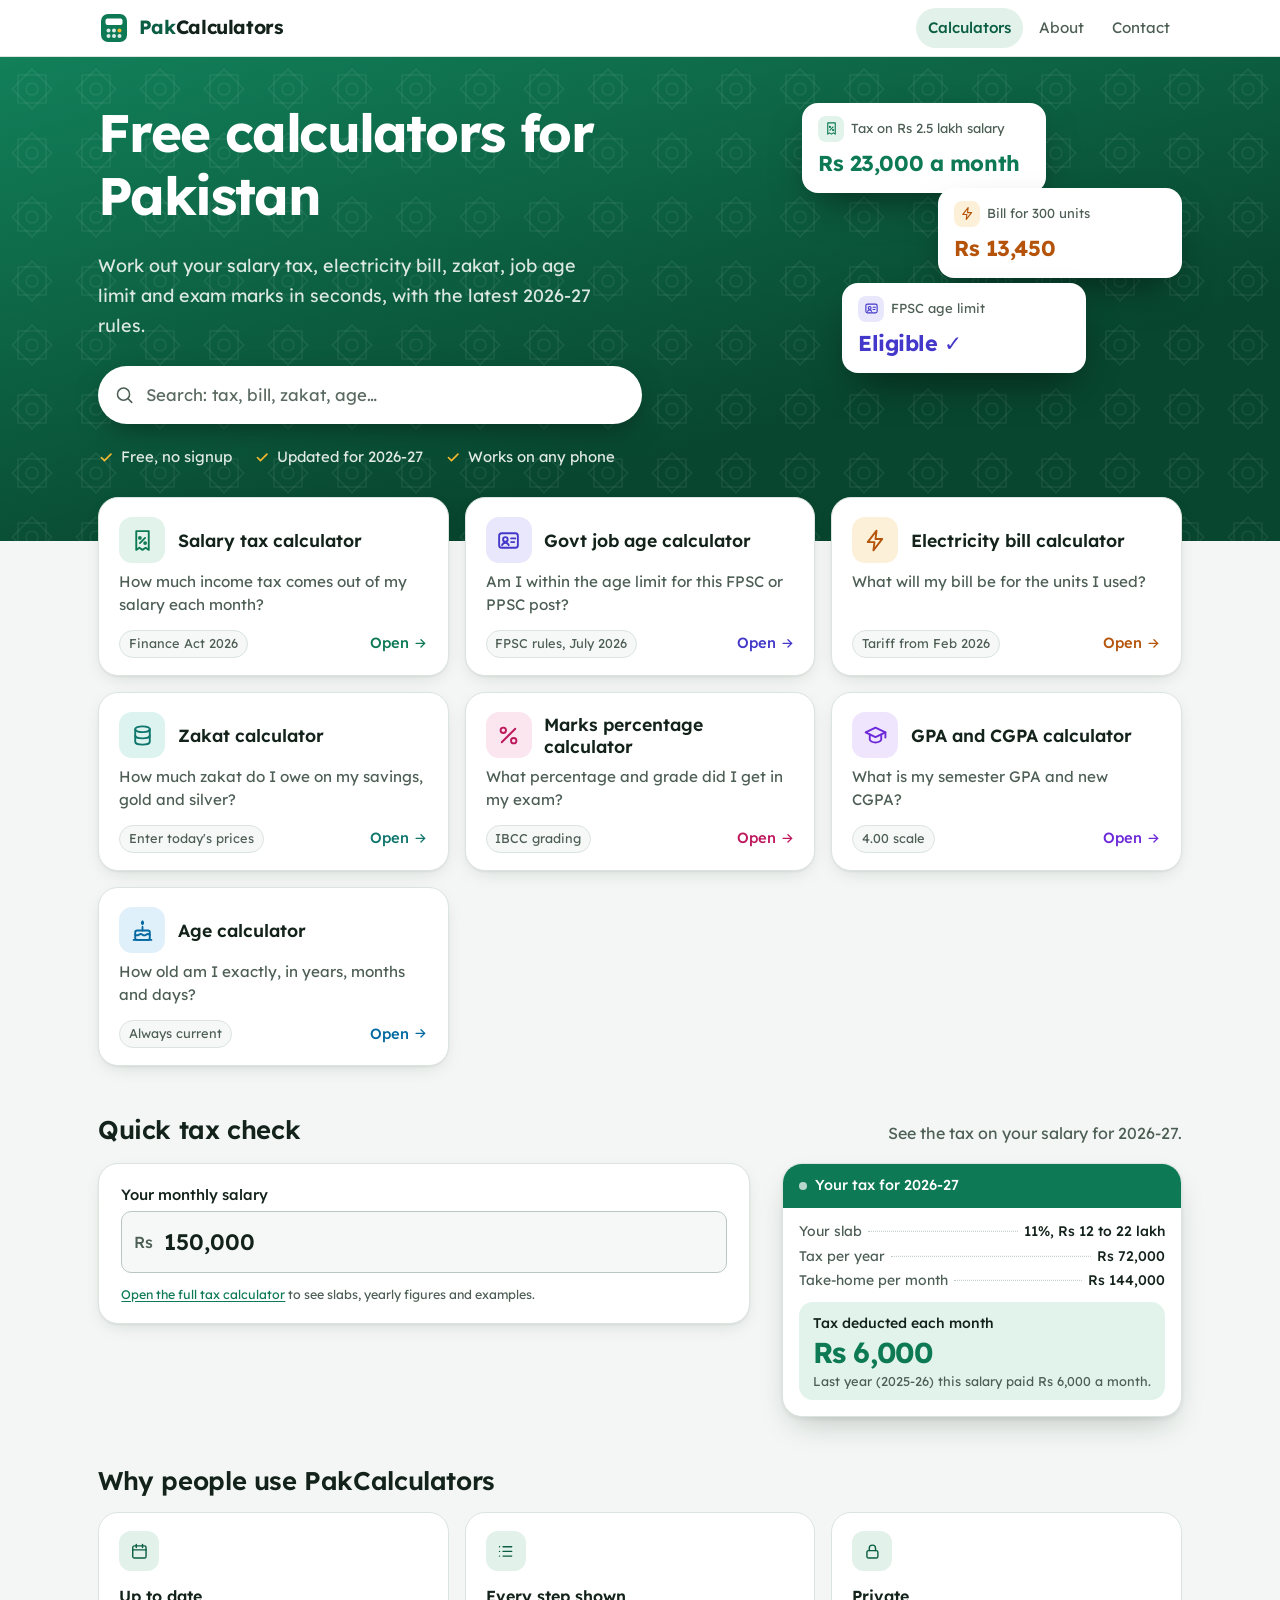
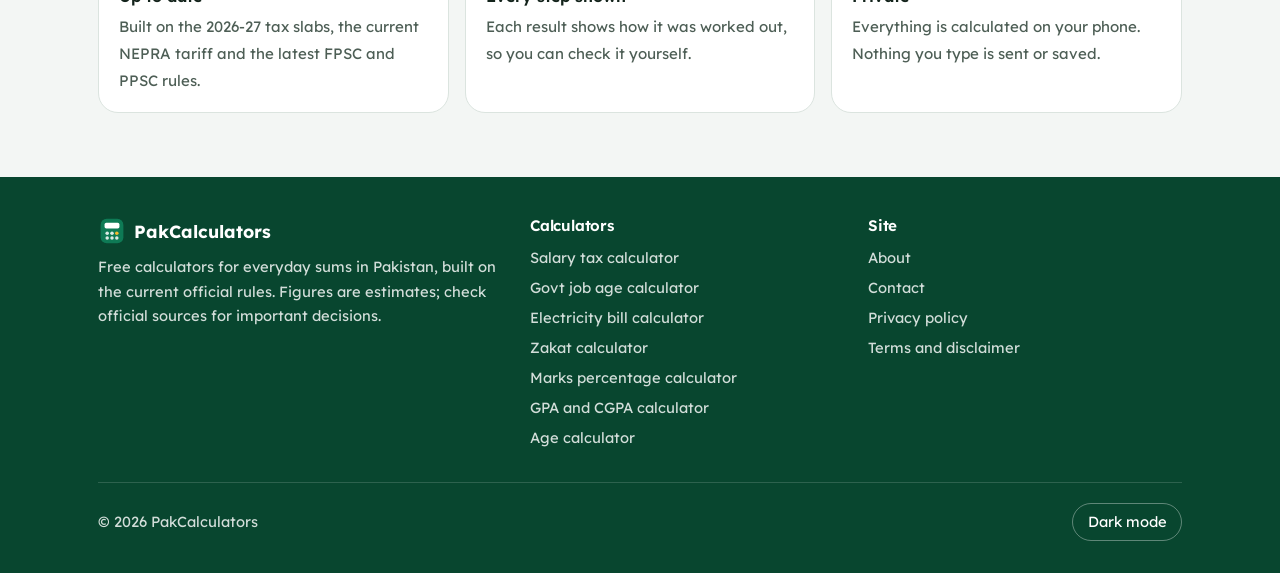
<file: index.html>
<!DOCTYPE html>
<html lang="en">
<head>
<meta charset="UTF-8">
<meta name="viewport" content="width=device-width, initial-scale=1">
<title>PakCalculators: Free Tax, Electricity Bill, Zakat &amp; Age Calculators Pakistan</title>
<meta name="description" content="Free calculators for everyday sums in Pakistan: salary tax under the 2026-27 slabs, electricity bills, zakat, government job age limits, marks percentage and CGPA.">
<link rel="canonical" href="https://pakcalculators.vercel.app/">
<meta name="robots" content="index, follow">
<meta name="theme-color" content="#ffffff" media="(prefers-color-scheme: light)">
<meta name="theme-color" content="#16221c" media="(prefers-color-scheme: dark)">
<meta property="og:type" content="website">
<meta property="og:site_name" content="PakCalculators">
<meta property="og:title" content="PakCalculators: Free Tax, Electricity Bill, Zakat &amp; Age Calculators Pakistan">
<meta property="og:description" content="Free calculators for everyday sums in Pakistan: salary tax under the 2026-27 slabs, electricity bills, zakat, government job age limits, marks percentage and CGPA.">
<meta property="og:url" content="https://pakcalculators.vercel.app/">
<meta property="og:locale" content="en_PK">
<meta name="twitter:card" content="summary">
<link rel="icon" href="/favicon.svg" type="image/svg+xml">
<link rel="preconnect" href="https://fonts.googleapis.com">
<link rel="preconnect" href="https://fonts.gstatic.com" crossorigin>
<link rel="stylesheet" href="https://fonts.googleapis.com/css2?family=Lexend:wght@400;500;600;700&display=swap">
<link rel="stylesheet" href="/assets/style.css?v=4">
<script>try{var t=localStorage.getItem('hpk-theme');if(t)document.documentElement.setAttribute('data-theme',t)}catch(e){}</script>
<script type="application/ld+json">{"@context": "https://schema.org", "@graph": [{"@type": "WebSite", "name": "PakCalculators", "url": "https://pakcalculators.vercel.app/", "description": "Free calculators for everyday sums in Pakistan: salary tax under the 2026-27 slabs, electricity bills, zakat, government job age limits, marks percentage and CGPA.", "inLanguage": "en-PK"}, {"@type": "Organization", "name": "PakCalculators", "url": "https://pakcalculators.vercel.app/", "logo": "https://pakcalculators.vercel.app/favicon.svg", "email": "businessfor1512@gmail.com"}]}</script>
</head>
<body>
<a class="skip-link" href="#main">Skip to content</a>
<header class="site-nav"><div class="wrap bar">
<a class="logo" href="/" aria-label="PakCalculators home"><svg viewBox="0 0 32 32" aria-hidden="true"><rect x="3" y="2" width="26" height="28" rx="7" fill="#0e7a55"/><rect x="7.5" y="6.5" width="17" height="6.5" rx="2" fill="#fff"/><circle cx="10.5" cy="18.5" r="2" fill="#fff" opacity=".85"/><circle cx="16" cy="18.5" r="2" fill="#fff" opacity=".85"/><circle cx="21.5" cy="18.5" r="2" fill="#f5b82e"/><circle cx="10.5" cy="24" r="2" fill="#fff" opacity=".85"/><circle cx="16" cy="24" r="2" fill="#fff" opacity=".85"/><circle cx="21.5" cy="24" r="2" fill="#fff" opacity=".85"/></svg><span><span class="pk">Pak</span>Calculators</span></a>
<nav class="nav-links" aria-label="Main"><a href="/" class="" aria-current="page">Calculators</a><a href="/about/" class="hide-s">About</a><a href="/contact/" class="hide-xs">Contact</a></nav>
</div></header>
<main id="main">
<section class="hero"><div class="wrap">
<div class="hero-art" aria-hidden="true">
<div class="mini" data-tool="tax"><span class="mk"><i><svg class="ico" viewBox="0 0 24 24" aria-hidden="true"><path d="M6 3h12v18l-3-2-3 2-3-2-3 2z"/><path d="M9.5 14.5l5-5"/><circle cx="9.5" cy="9.5" r=".9"/><circle cx="14.5" cy="14.5" r=".9"/></svg></i>Tax on Rs 2.5 lakh salary</span><span class="mv">Rs 23,000 a month</span></div>
<div class="mini" data-tool="power"><span class="mk"><i><svg class="ico" viewBox="0 0 24 24" aria-hidden="true"><path d="M13 2.5L4.5 13.5H11l-1 8 8.5-11H12z"/></svg></i>Bill for 300 units</span><span class="mv">Rs 13,450</span></div>
<div class="mini" data-tool="age-job"><span class="mk"><i><svg class="ico" viewBox="0 0 24 24" aria-hidden="true"><rect x="3" y="5" width="18" height="14" rx="2.5"/><circle cx="9" cy="11" r="2.2"/><path d="M5.8 16.5c.6-1.5 1.8-2.3 3.2-2.3s2.6.8 3.2 2.3"/><path d="M14.5 10h4M14.5 13.5h3"/></svg></i>FPSC age limit</span><span class="mv">Eligible ✓</span></div>
</div>
<h1>Free calculators for Pakistan</h1>
<p class="lede">Work out your salary tax, electricity bill, zakat, job age limit and exam marks in seconds, with the latest 2026-27 rules.</p>
<div class="finder"><svg class="ico" viewBox="0 0 24 24" aria-hidden="true"><circle cx="11" cy="11" r="7"/><path d="M20.5 20.5l-4.2-4.2"/></svg><label for="tool-search" class="skip-link">Search calculators</label>
<input id="tool-search" type="search" placeholder="Search: tax, bill, zakat, age…" autocomplete="off"></div>
<ul class="trust"><li><svg class="ico" viewBox="0 0 24 24" aria-hidden="true"><path d="M5 12.5l4.5 4.5L19 7.5"/></svg>Free, no signup</li><li><svg class="ico" viewBox="0 0 24 24" aria-hidden="true"><path d="M5 12.5l4.5 4.5L19 7.5"/></svg>Updated for 2026-27</li><li><svg class="ico" viewBox="0 0 24 24" aria-hidden="true"><path d="M5 12.5l4.5 4.5L19 7.5"/></svg>Works on any phone</li></ul>
</div></section>
<div class="wrap">
<section class="home-tools" aria-label="All calculators">
<ul class="cards c3" id="tool-list"><li data-tool="tax" data-find="salary tax salary tax calculator for 2026-27 how much income tax comes out of my salary each month? income tax fbr salary slab 2026 2027 budget payroll"><a class="card" href="/salary-tax-calculator/"><span class="top"><span class="ic"><svg class="ico" viewBox="0 0 24 24" aria-hidden="true"><path d="M6 3h12v18l-3-2-3 2-3-2-3 2z"/><path d="M9.5 14.5l5-5"/><circle cx="9.5" cy="9.5" r=".9"/><circle cx="14.5" cy="14.5" r=".9"/></svg></span><span class="name">Salary tax calculator</span></span><span class="q">How much income tax comes out of my salary each month?</span><span class="foot"><span class="when">Finance Act 2026</span><span class="go">Open <svg class="ico" viewBox="0 0 24 24" aria-hidden="true"><path d="M5 12h14"/><path d="M13 6l6 6-6 6"/></svg></span></span></a></li><li data-tool="age-job" data-find="govt job age government job age calculator am i within the age limit for this fpsc or ppsc post? fpsc ppsc age limit relaxation eligibility government job"><a class="card" href="/govt-job-age-calculator/"><span class="top"><span class="ic"><svg class="ico" viewBox="0 0 24 24" aria-hidden="true"><rect x="3" y="5" width="18" height="14" rx="2.5"/><circle cx="9" cy="11" r="2.2"/><path d="M5.8 16.5c.6-1.5 1.8-2.3 3.2-2.3s2.6.8 3.2 2.3"/><path d="M14.5 10h4M14.5 13.5h3"/></svg></span><span class="name">Govt job age calculator</span></span><span class="q">Am I within the age limit for this FPSC or PPSC post?</span><span class="foot"><span class="when">FPSC rules, July 2026</span><span class="go">Open <svg class="ico" viewBox="0 0 24 24" aria-hidden="true"><path d="M5 12h14"/><path d="M13 6l6 6-6 6"/></svg></span></span></a></li><li data-tool="power" data-find="electricity bill electricity bill calculator what will my bill be for the units i used? bijli bill lesco iesco mepco gepco fesco pesco hesco units wapda"><a class="card" href="/electricity-bill-calculator/"><span class="top"><span class="ic"><svg class="ico" viewBox="0 0 24 24" aria-hidden="true"><path d="M13 2.5L4.5 13.5H11l-1 8 8.5-11H12z"/></svg></span><span class="name">Electricity bill calculator</span></span><span class="q">What will my bill be for the units I used?</span><span class="foot"><span class="when">Tariff from Feb 2026</span><span class="go">Open <svg class="ico" viewBox="0 0 24 24" aria-hidden="true"><path d="M5 12h14"/><path d="M13 6l6 6-6 6"/></svg></span></span></a></li><li data-tool="zakat" data-find="zakat zakat calculator how much zakat do i owe on my savings, gold and silver? nisab gold silver tola ramadan"><a class="card" href="/zakat-calculator/"><span class="top"><span class="ic"><svg class="ico" viewBox="0 0 24 24" aria-hidden="true"><ellipse cx="12" cy="6" rx="7" ry="2.8"/><path d="M5 6v6c0 1.6 3.1 2.8 7 2.8s7-1.2 7-2.8V6"/><path d="M5 12v6c0 1.6 3.1 2.8 7 2.8s7-1.2 7-2.8v-6"/></svg></span><span class="name">Zakat calculator</span></span><span class="q">How much zakat do I owe on my savings, gold and silver?</span><span class="foot"><span class="when">Enter today's prices</span><span class="go">Open <svg class="ico" viewBox="0 0 24 24" aria-hidden="true"><path d="M5 12h14"/><path d="M13 6l6 6-6 6"/></svg></span></span></a></li><li data-tool="marks" data-find="marks percentage marks percentage calculator what percentage and grade did i get in my exam? percent matric inter result grade board exam"><a class="card" href="/percentage-calculator/"><span class="top"><span class="ic"><svg class="ico" viewBox="0 0 24 24" aria-hidden="true"><path d="M18.5 5.5l-13 13"/><circle cx="7" cy="7" r="2.6"/><circle cx="17" cy="17" r="2.6"/></svg></span><span class="name">Marks percentage calculator</span></span><span class="q">What percentage and grade did I get in my exam?</span><span class="foot"><span class="when">IBCC grading</span><span class="go">Open <svg class="ico" viewBox="0 0 24 24" aria-hidden="true"><path d="M5 12h14"/><path d="M13 6l6 6-6 6"/></svg></span></span></a></li><li data-tool="gpa" data-find="gpa and cgpa gpa and cgpa calculator what is my semester gpa and new cgpa? university semester gpa grade points hec"><a class="card" href="/cgpa-calculator/"><span class="top"><span class="ic"><svg class="ico" viewBox="0 0 24 24" aria-hidden="true"><path d="M2.5 9L12 4.5 21.5 9 12 13.5z"/><path d="M6.5 11v4.8c0 1.4 2.5 2.9 5.5 2.9s5.5-1.5 5.5-2.9V11"/><path d="M21.5 9v5"/></svg></span><span class="name">GPA and CGPA calculator</span></span><span class="q">What is my semester GPA and new CGPA?</span><span class="foot"><span class="when">4.00 scale</span><span class="go">Open <svg class="ico" viewBox="0 0 24 24" aria-hidden="true"><path d="M5 12h14"/><path d="M13 6l6 6-6 6"/></svg></span></span></a></li><li data-tool="age" data-find="age age calculator how old am i exactly, in years, months and days? date of birth years months days birthday"><a class="card" href="/age-calculator/"><span class="top"><span class="ic"><svg class="ico" viewBox="0 0 24 24" aria-hidden="true"><path d="M3.5 21h17"/><rect x="5" y="12" width="14" height="9" rx="1.8"/><path d="M5 16c1.2.9 2.3.9 3.5 0s2.3-.9 3.5 0 2.3.9 3.5 0 2.3-.9 3.5 0"/><path d="M12 12V8.5"/><path d="M12 6c.9-.8.9-1.8 0-2.8-.9 1-.9 2 0 2.8z"/></svg></span><span class="name">Age calculator</span></span><span class="q">How old am I exactly, in years, months and days?</span><span class="foot"><span class="when">Always current</span><span class="go">Open <svg class="ico" viewBox="0 0 24 24" aria-hidden="true"><path d="M5 12h14"/><path d="M13 6l6 6-6 6"/></svg></span></span></a></li></ul>
<p class="none" id="no-match" hidden>No calculator matches that search yet. Try "tax", "bill" or "age", or <a href="/contact/">suggest a new calculator</a>.</p>
</section>
<div class="section-head" data-tool="tax"><h2>Quick tax check</h2><p>See the tax on your salary for 2026-27.</p></div>
<div class="quick" data-tool="tax">
<form id="calc-form" class="panel" novalidate autocomplete="off">
<div class="field"><label for="salary">Your monthly salary</label>
<div class="money"><span>Rs</span><input id="salary" type="text" inputmode="numeric" placeholder="150,000" value="150000"></div>
<input type="radio" name="period" value="month" checked hidden></div>
<p class="hint" style="margin:0"><a href="/salary-tax-calculator/">Open the full tax calculator</a> to see slabs, yearly figures and examples.</p>
</form>
<aside class="slip" id="result" aria-live="polite" data-compact></aside>
</div>
<div class="section-head"><h2>Why people use PakCalculators</h2></div>
<ul class="why"><li><span class="ic"><svg class="ico" viewBox="0 0 24 24" aria-hidden="true"><rect x="3.5" y="5" width="17" height="15.5" rx="2"/><path d="M3.5 10h17M8 3v4M16 3v4"/></svg></span><strong>Up to date</strong><span>Built on the 2026-27 tax slabs, the current NEPRA tariff and the latest FPSC and PPSC rules.</span></li><li><span class="ic"><svg class="ico" viewBox="0 0 24 24" aria-hidden="true"><path d="M9 6h11M9 12h11M9 18h11"/><path d="M4.5 6h.01M4.5 12h.01M4.5 18h.01"/></svg></span><strong>Every step shown</strong><span>Each result shows how it was worked out, so you can check it yourself.</span></li><li><span class="ic"><svg class="ico" viewBox="0 0 24 24" aria-hidden="true"><rect x="5" y="11" width="14" height="9.5" rx="2"/><path d="M8 11V8a4 4 0 0 1 8 0v3"/></svg></span><strong>Private</strong><span>Everything is calculated on your phone. Nothing you type is sent or saved.</span></li></ul>
</div></main>
<footer class="site-foot"><div class="wrap">
<div class="cols">
<div><span class="brand"><svg viewBox="0 0 32 32" aria-hidden="true"><rect x="3" y="2" width="26" height="28" rx="7" fill="#0e7a55"/><rect x="7.5" y="6.5" width="17" height="6.5" rx="2" fill="#fff"/><circle cx="10.5" cy="18.5" r="2" fill="#fff" opacity=".85"/><circle cx="16" cy="18.5" r="2" fill="#fff" opacity=".85"/><circle cx="21.5" cy="18.5" r="2" fill="#f5b82e"/><circle cx="10.5" cy="24" r="2" fill="#fff" opacity=".85"/><circle cx="16" cy="24" r="2" fill="#fff" opacity=".85"/><circle cx="21.5" cy="24" r="2" fill="#fff" opacity=".85"/></svg>PakCalculators</span><p>Free calculators for everyday sums in Pakistan, built on the current official rules. Figures are estimates; check official sources for important decisions.</p></div>
<nav aria-label="Calculators"><h2>Calculators</h2><ul><li><a href="/salary-tax-calculator/">Salary tax calculator</a></li><li><a href="/govt-job-age-calculator/">Govt job age calculator</a></li><li><a href="/electricity-bill-calculator/">Electricity bill calculator</a></li><li><a href="/zakat-calculator/">Zakat calculator</a></li><li><a href="/percentage-calculator/">Marks percentage calculator</a></li><li><a href="/cgpa-calculator/">GPA and CGPA calculator</a></li><li><a href="/age-calculator/">Age calculator</a></li></ul></nav>
<nav aria-label="Site"><h2>Site</h2><ul><li><a href="/about/">About</a></li><li><a href="/contact/">Contact</a></li><li><a href="/privacy-policy/">Privacy policy</a></li><li><a href="/terms/">Terms and disclaimer</a></li></ul></nav>
</div>
<div class="legal"><p>© 2026 PakCalculators</p><button type="button" class="theme-toggle" id="theme-toggle">Dark mode</button></div>
</div></footer>
<script src="/assets/common.js?v=4" defer></script><script src="/assets/tools/salary-tax.js?v=4" defer></script>
</body>
</html>
</file>
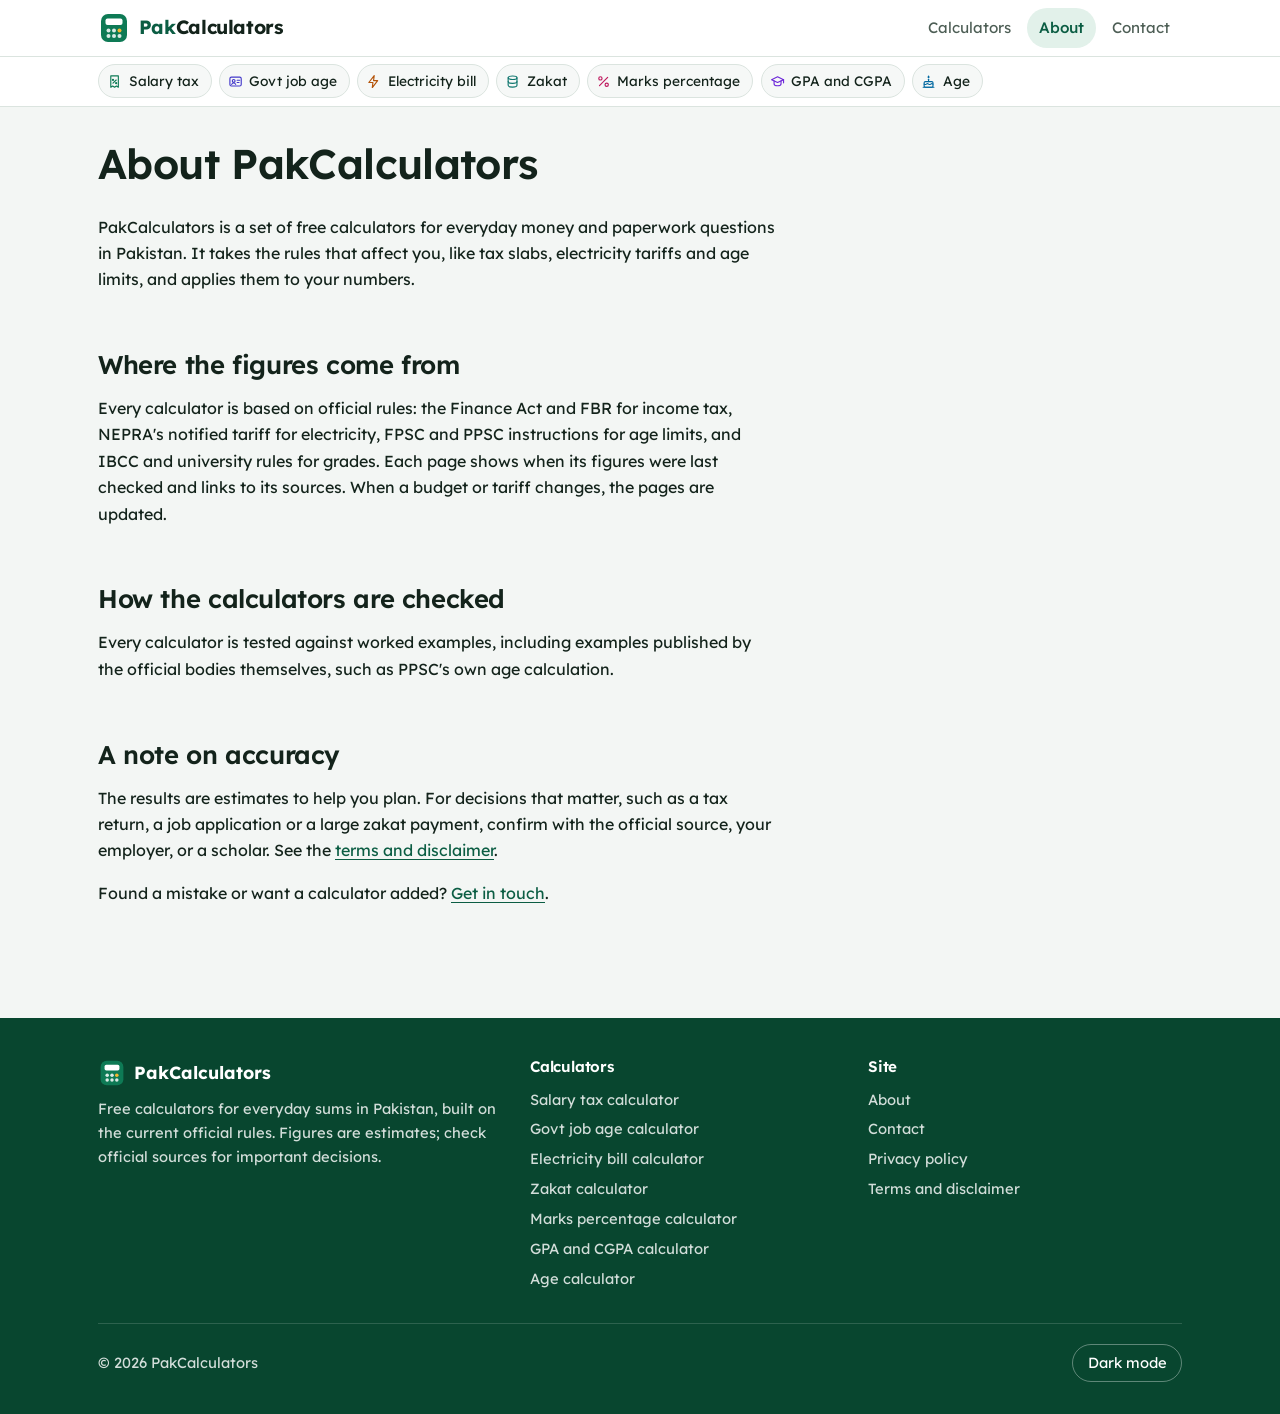
<file: about/index.html>
<!DOCTYPE html>
<html lang="en">
<head>
<meta charset="UTF-8">
<meta name="viewport" content="width=device-width, initial-scale=1">
<title>About PakCalculators</title>
<meta name="description" content="Who makes PakCalculators, where the figures come from, and how the calculators are checked.">
<link rel="canonical" href="https://pakcalculators.vercel.app/about/">
<meta name="robots" content="index, follow">
<meta name="theme-color" content="#ffffff" media="(prefers-color-scheme: light)">
<meta name="theme-color" content="#16221c" media="(prefers-color-scheme: dark)">
<meta property="og:type" content="website">
<meta property="og:site_name" content="PakCalculators">
<meta property="og:title" content="About PakCalculators">
<meta property="og:description" content="Who makes PakCalculators, where the figures come from, and how the calculators are checked.">
<meta property="og:url" content="https://pakcalculators.vercel.app/about/">
<meta property="og:locale" content="en_PK">
<meta name="twitter:card" content="summary">
<link rel="icon" href="/favicon.svg" type="image/svg+xml">
<link rel="preconnect" href="https://fonts.googleapis.com">
<link rel="preconnect" href="https://fonts.gstatic.com" crossorigin>
<link rel="stylesheet" href="https://fonts.googleapis.com/css2?family=Lexend:wght@400;500;600;700&display=swap">
<link rel="stylesheet" href="/assets/style.css?v=4">
<script>try{var t=localStorage.getItem('hpk-theme');if(t)document.documentElement.setAttribute('data-theme',t)}catch(e){}</script>
<script type="application/ld+json">{"@context": "https://schema.org", "@type": "WebPage", "name": "About PakCalculators", "url": "https://pakcalculators.vercel.app/about/"}</script>
</head>
<body>
<a class="skip-link" href="#main">Skip to content</a>
<header class="site-nav"><div class="wrap bar">
<a class="logo" href="/" aria-label="PakCalculators home"><svg viewBox="0 0 32 32" aria-hidden="true"><rect x="3" y="2" width="26" height="28" rx="7" fill="#0e7a55"/><rect x="7.5" y="6.5" width="17" height="6.5" rx="2" fill="#fff"/><circle cx="10.5" cy="18.5" r="2" fill="#fff" opacity=".85"/><circle cx="16" cy="18.5" r="2" fill="#fff" opacity=".85"/><circle cx="21.5" cy="18.5" r="2" fill="#f5b82e"/><circle cx="10.5" cy="24" r="2" fill="#fff" opacity=".85"/><circle cx="16" cy="24" r="2" fill="#fff" opacity=".85"/><circle cx="21.5" cy="24" r="2" fill="#fff" opacity=".85"/></svg><span><span class="pk">Pak</span>Calculators</span></a>
<nav class="nav-links" aria-label="Main"><a href="/" class="">Calculators</a><a href="/about/" class="hide-s" aria-current="page">About</a><a href="/contact/" class="hide-xs">Contact</a></nav>
</div><nav class="chips" aria-label="Calculators"><div class="wrap"><a class="chip" data-tool="tax" href="/salary-tax-calculator/"><svg class="ico" viewBox="0 0 24 24" aria-hidden="true"><path d="M6 3h12v18l-3-2-3 2-3-2-3 2z"/><path d="M9.5 14.5l5-5"/><circle cx="9.5" cy="9.5" r=".9"/><circle cx="14.5" cy="14.5" r=".9"/></svg>Salary tax</a><a class="chip" data-tool="age-job" href="/govt-job-age-calculator/"><svg class="ico" viewBox="0 0 24 24" aria-hidden="true"><rect x="3" y="5" width="18" height="14" rx="2.5"/><circle cx="9" cy="11" r="2.2"/><path d="M5.8 16.5c.6-1.5 1.8-2.3 3.2-2.3s2.6.8 3.2 2.3"/><path d="M14.5 10h4M14.5 13.5h3"/></svg>Govt job age</a><a class="chip" data-tool="power" href="/electricity-bill-calculator/"><svg class="ico" viewBox="0 0 24 24" aria-hidden="true"><path d="M13 2.5L4.5 13.5H11l-1 8 8.5-11H12z"/></svg>Electricity bill</a><a class="chip" data-tool="zakat" href="/zakat-calculator/"><svg class="ico" viewBox="0 0 24 24" aria-hidden="true"><ellipse cx="12" cy="6" rx="7" ry="2.8"/><path d="M5 6v6c0 1.6 3.1 2.8 7 2.8s7-1.2 7-2.8V6"/><path d="M5 12v6c0 1.6 3.1 2.8 7 2.8s7-1.2 7-2.8v-6"/></svg>Zakat</a><a class="chip" data-tool="marks" href="/percentage-calculator/"><svg class="ico" viewBox="0 0 24 24" aria-hidden="true"><path d="M18.5 5.5l-13 13"/><circle cx="7" cy="7" r="2.6"/><circle cx="17" cy="17" r="2.6"/></svg>Marks percentage</a><a class="chip" data-tool="gpa" href="/cgpa-calculator/"><svg class="ico" viewBox="0 0 24 24" aria-hidden="true"><path d="M2.5 9L12 4.5 21.5 9 12 13.5z"/><path d="M6.5 11v4.8c0 1.4 2.5 2.9 5.5 2.9s5.5-1.5 5.5-2.9V11"/><path d="M21.5 9v5"/></svg>GPA and CGPA</a><a class="chip" data-tool="age" href="/age-calculator/"><svg class="ico" viewBox="0 0 24 24" aria-hidden="true"><path d="M3.5 21h17"/><rect x="5" y="12" width="14" height="9" rx="1.8"/><path d="M5 16c1.2.9 2.3.9 3.5 0s2.3-.9 3.5 0 2.3.9 3.5 0 2.3-.9 3.5 0"/><path d="M12 12V8.5"/><path d="M12 6c.9-.8.9-1.8 0-2.8-.9 1-.9 2 0 2.8z"/></svg>Age</a></div></nav></header>
<main id="main" class="page page-plain"><div class="wrap">
<div class="article">
<h1>About PakCalculators</h1>

<p>PakCalculators is a set of free calculators for everyday money and paperwork questions in Pakistan. It takes the rules that affect you, like tax slabs, electricity tariffs and age limits, and applies them to your numbers.</p>
<h2>Where the figures come from</h2>
<p>Every calculator is based on official rules: the Finance Act and FBR for income tax, NEPRA's notified tariff for electricity, FPSC and PPSC instructions for age limits, and IBCC and university rules for grades. Each page shows when its figures were last checked and links to its sources. When a budget or tariff changes, the pages are updated.</p>
<h2>How the calculators are checked</h2>
<p>Every calculator is tested against worked examples, including examples published by the official bodies themselves, such as PPSC's own age calculation.</p>
<h2>A note on accuracy</h2>
<p>The results are estimates to help you plan. For decisions that matter, such as a tax return, a job application or a large zakat payment, confirm with the official source, your employer, or a scholar. See the <a href="/terms/">terms and disclaimer</a>.</p>
<p>Found a mistake or want a calculator added? <a href="/contact/">Get in touch</a>.</p>

</div>
</div></main>
<footer class="site-foot"><div class="wrap">
<div class="cols">
<div><span class="brand"><svg viewBox="0 0 32 32" aria-hidden="true"><rect x="3" y="2" width="26" height="28" rx="7" fill="#0e7a55"/><rect x="7.5" y="6.5" width="17" height="6.5" rx="2" fill="#fff"/><circle cx="10.5" cy="18.5" r="2" fill="#fff" opacity=".85"/><circle cx="16" cy="18.5" r="2" fill="#fff" opacity=".85"/><circle cx="21.5" cy="18.5" r="2" fill="#f5b82e"/><circle cx="10.5" cy="24" r="2" fill="#fff" opacity=".85"/><circle cx="16" cy="24" r="2" fill="#fff" opacity=".85"/><circle cx="21.5" cy="24" r="2" fill="#fff" opacity=".85"/></svg>PakCalculators</span><p>Free calculators for everyday sums in Pakistan, built on the current official rules. Figures are estimates; check official sources for important decisions.</p></div>
<nav aria-label="Calculators"><h2>Calculators</h2><ul><li><a href="/salary-tax-calculator/">Salary tax calculator</a></li><li><a href="/govt-job-age-calculator/">Govt job age calculator</a></li><li><a href="/electricity-bill-calculator/">Electricity bill calculator</a></li><li><a href="/zakat-calculator/">Zakat calculator</a></li><li><a href="/percentage-calculator/">Marks percentage calculator</a></li><li><a href="/cgpa-calculator/">GPA and CGPA calculator</a></li><li><a href="/age-calculator/">Age calculator</a></li></ul></nav>
<nav aria-label="Site"><h2>Site</h2><ul><li><a href="/about/">About</a></li><li><a href="/contact/">Contact</a></li><li><a href="/privacy-policy/">Privacy policy</a></li><li><a href="/terms/">Terms and disclaimer</a></li></ul></nav>
</div>
<div class="legal"><p>© 2026 PakCalculators</p><button type="button" class="theme-toggle" id="theme-toggle">Dark mode</button></div>
</div></footer>
<script src="/assets/common.js?v=4" defer></script>
</body>
</html>
</file>
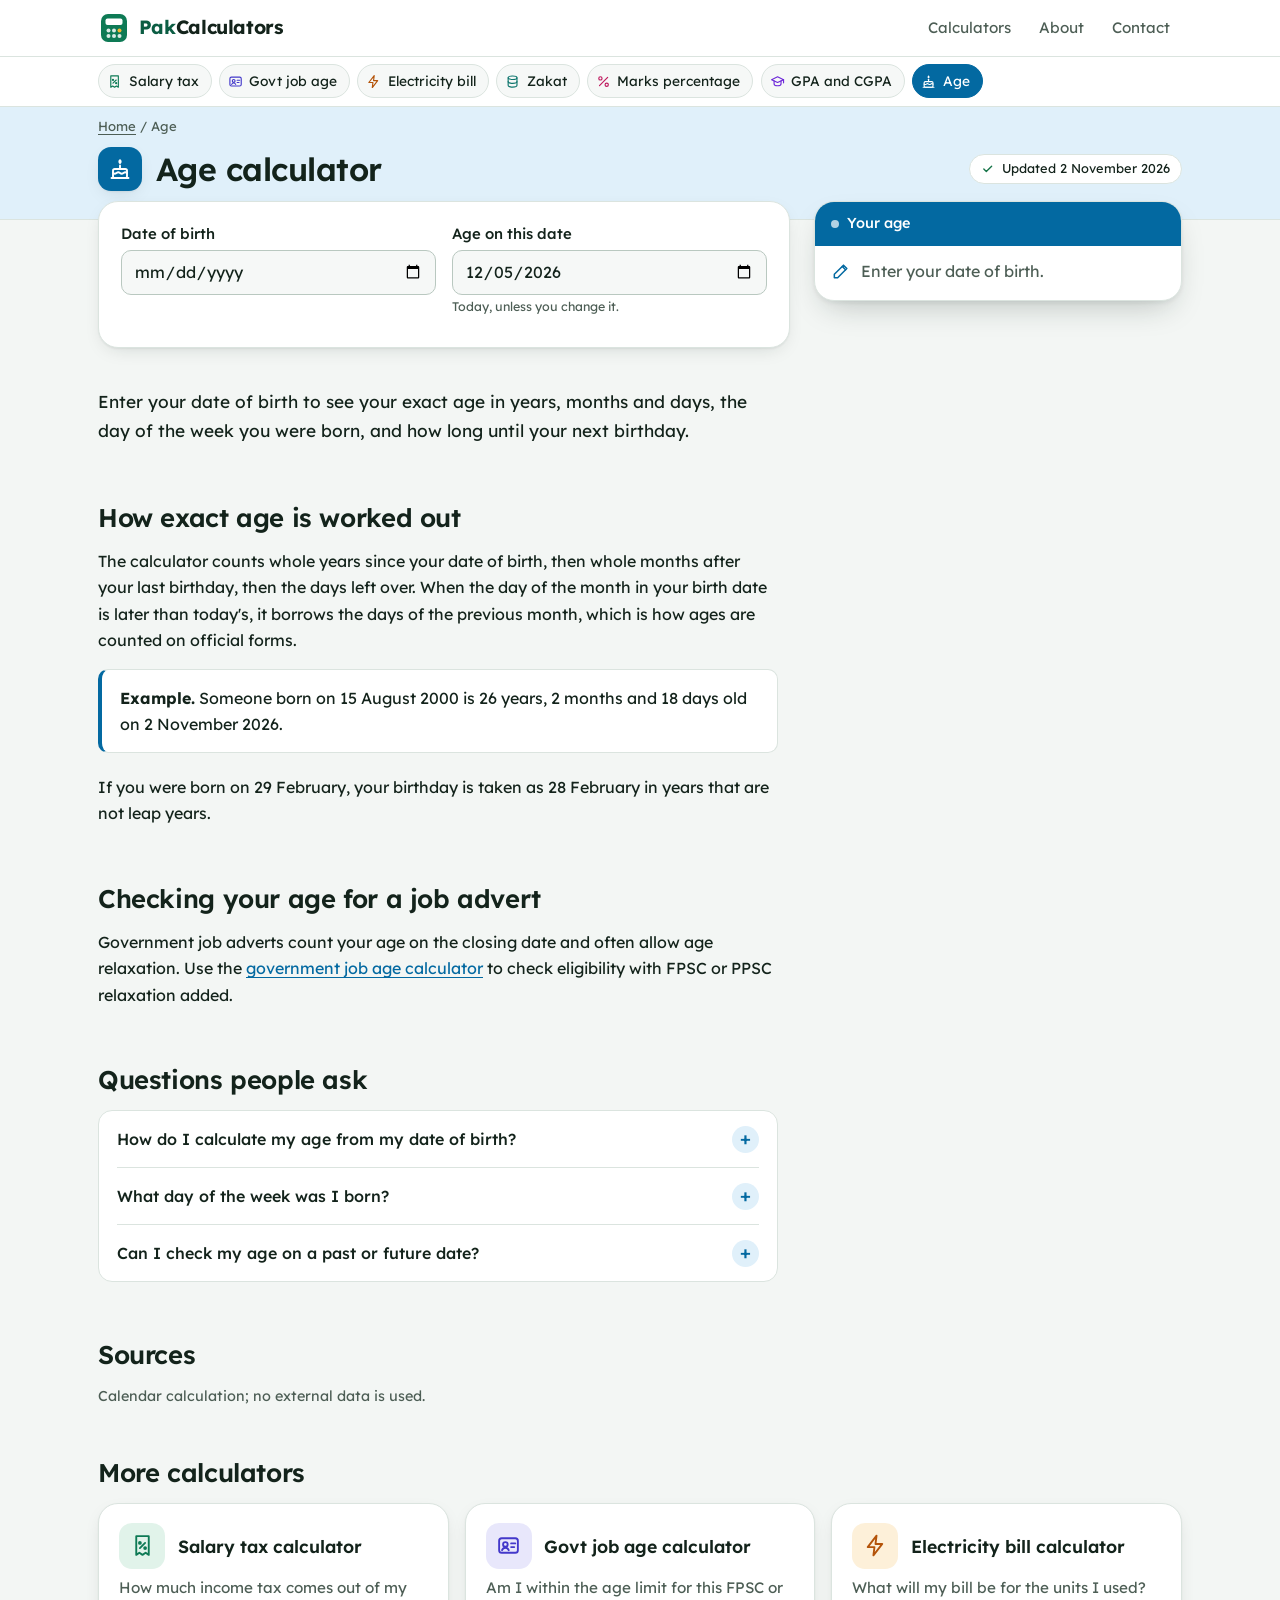
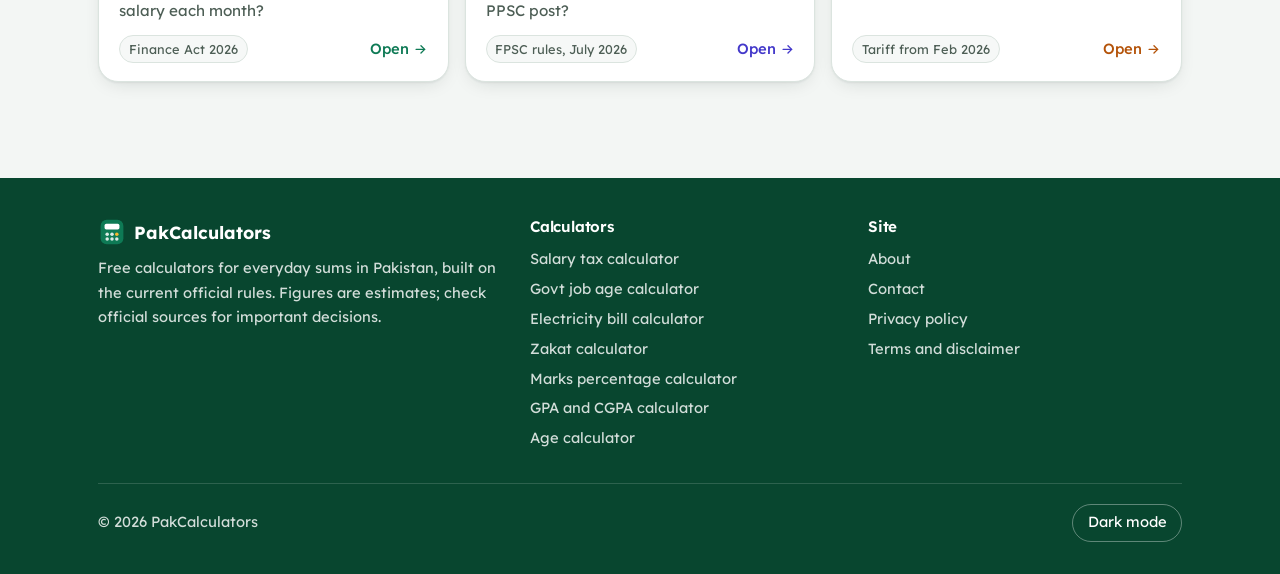
<file: age-calculator/index.html>
<!DOCTYPE html>
<html lang="en">
<head>
<meta charset="UTF-8">
<meta name="viewport" content="width=device-width, initial-scale=1">
<title>Age Calculator: Exact Age in Years, Months and Days</title>
<meta name="description" content="Find your exact age in years, months and days from your date of birth, plus total days, weeks and the countdown to your next birthday.">
<link rel="canonical" href="https://pakcalculators.vercel.app/age-calculator/">
<meta name="robots" content="index, follow">
<meta name="theme-color" content="#ffffff" media="(prefers-color-scheme: light)">
<meta name="theme-color" content="#16221c" media="(prefers-color-scheme: dark)">
<meta property="og:type" content="website">
<meta property="og:site_name" content="PakCalculators">
<meta property="og:title" content="Age Calculator: Exact Age in Years, Months and Days">
<meta property="og:description" content="Find your exact age in years, months and days from your date of birth, plus total days, weeks and the countdown to your next birthday.">
<meta property="og:url" content="https://pakcalculators.vercel.app/age-calculator/">
<meta property="og:locale" content="en_PK">
<meta name="twitter:card" content="summary">
<link rel="icon" href="/favicon.svg" type="image/svg+xml">
<link rel="preconnect" href="https://fonts.googleapis.com">
<link rel="preconnect" href="https://fonts.gstatic.com" crossorigin>
<link rel="stylesheet" href="https://fonts.googleapis.com/css2?family=Lexend:wght@400;500;600;700&display=swap">
<link rel="stylesheet" href="/assets/style.css?v=4">
<script>try{var t=localStorage.getItem('hpk-theme');if(t)document.documentElement.setAttribute('data-theme',t)}catch(e){}</script>
<script type="application/ld+json">{"@context": "https://schema.org", "@graph": [{"@type": "WebApplication", "name": "Age calculator", "url": "https://pakcalculators.vercel.app/age-calculator/", "description": "Find your exact age in years, months and days from your date of birth, plus total days, weeks and the countdown to your next birthday.", "applicationCategory": "UtilitiesApplication", "operatingSystem": "Any", "inLanguage": "en-PK", "isAccessibleForFree": true, "offers": {"@type": "Offer", "price": "0", "priceCurrency": "PKR"}, "dateModified": "2026-11-02"}, {"@type": "BreadcrumbList", "itemListElement": [{"@type": "ListItem", "position": 1, "name": "Home", "item": "https://pakcalculators.vercel.app/"}, {"@type": "ListItem", "position": 2, "name": "Age", "item": "https://pakcalculators.vercel.app/age-calculator/"}]}, {"@type": "FAQPage", "mainEntity": [{"@type": "Question", "name": "How do I calculate my age from my date of birth?", "acceptedAnswer": {"@type": "Answer", "text": "Subtract your birth year from the current year, then take one off if your birthday has not come yet this year. For months and days, count whole months since your last birthday and the days left over. The calculator does all of this for you."}}, {"@type": "Question", "name": "What day of the week was I born?", "acceptedAnswer": {"@type": "Answer", "text": "Enter your date of birth and the result shows the weekday you were born on."}}, {"@type": "Question", "name": "Can I check my age on a past or future date?", "acceptedAnswer": {"@type": "Answer", "text": "Yes. Change the \"Age on this date\" field to any date."}}]}]}</script>
</head>
<body data-tool="age">
<a class="skip-link" href="#main">Skip to content</a>
<header class="site-nav"><div class="wrap bar">
<a class="logo" href="/" aria-label="PakCalculators home"><svg viewBox="0 0 32 32" aria-hidden="true"><rect x="3" y="2" width="26" height="28" rx="7" fill="#0e7a55"/><rect x="7.5" y="6.5" width="17" height="6.5" rx="2" fill="#fff"/><circle cx="10.5" cy="18.5" r="2" fill="#fff" opacity=".85"/><circle cx="16" cy="18.5" r="2" fill="#fff" opacity=".85"/><circle cx="21.5" cy="18.5" r="2" fill="#f5b82e"/><circle cx="10.5" cy="24" r="2" fill="#fff" opacity=".85"/><circle cx="16" cy="24" r="2" fill="#fff" opacity=".85"/><circle cx="21.5" cy="24" r="2" fill="#fff" opacity=".85"/></svg><span><span class="pk">Pak</span>Calculators</span></a>
<nav class="nav-links" aria-label="Main"><a href="/" class="">Calculators</a><a href="/about/" class="hide-s">About</a><a href="/contact/" class="hide-xs">Contact</a></nav>
</div><nav class="chips" aria-label="Calculators"><div class="wrap"><a class="chip" data-tool="tax" href="/salary-tax-calculator/"><svg class="ico" viewBox="0 0 24 24" aria-hidden="true"><path d="M6 3h12v18l-3-2-3 2-3-2-3 2z"/><path d="M9.5 14.5l5-5"/><circle cx="9.5" cy="9.5" r=".9"/><circle cx="14.5" cy="14.5" r=".9"/></svg>Salary tax</a><a class="chip" data-tool="age-job" href="/govt-job-age-calculator/"><svg class="ico" viewBox="0 0 24 24" aria-hidden="true"><rect x="3" y="5" width="18" height="14" rx="2.5"/><circle cx="9" cy="11" r="2.2"/><path d="M5.8 16.5c.6-1.5 1.8-2.3 3.2-2.3s2.6.8 3.2 2.3"/><path d="M14.5 10h4M14.5 13.5h3"/></svg>Govt job age</a><a class="chip" data-tool="power" href="/electricity-bill-calculator/"><svg class="ico" viewBox="0 0 24 24" aria-hidden="true"><path d="M13 2.5L4.5 13.5H11l-1 8 8.5-11H12z"/></svg>Electricity bill</a><a class="chip" data-tool="zakat" href="/zakat-calculator/"><svg class="ico" viewBox="0 0 24 24" aria-hidden="true"><ellipse cx="12" cy="6" rx="7" ry="2.8"/><path d="M5 6v6c0 1.6 3.1 2.8 7 2.8s7-1.2 7-2.8V6"/><path d="M5 12v6c0 1.6 3.1 2.8 7 2.8s7-1.2 7-2.8v-6"/></svg>Zakat</a><a class="chip" data-tool="marks" href="/percentage-calculator/"><svg class="ico" viewBox="0 0 24 24" aria-hidden="true"><path d="M18.5 5.5l-13 13"/><circle cx="7" cy="7" r="2.6"/><circle cx="17" cy="17" r="2.6"/></svg>Marks percentage</a><a class="chip" data-tool="gpa" href="/cgpa-calculator/"><svg class="ico" viewBox="0 0 24 24" aria-hidden="true"><path d="M2.5 9L12 4.5 21.5 9 12 13.5z"/><path d="M6.5 11v4.8c0 1.4 2.5 2.9 5.5 2.9s5.5-1.5 5.5-2.9V11"/><path d="M21.5 9v5"/></svg>GPA and CGPA</a><a class="chip" data-tool="age" href="/age-calculator/" aria-current="page"><svg class="ico" viewBox="0 0 24 24" aria-hidden="true"><path d="M3.5 21h17"/><rect x="5" y="12" width="14" height="9" rx="1.8"/><path d="M5 16c1.2.9 2.3.9 3.5 0s2.3-.9 3.5 0 2.3.9 3.5 0 2.3-.9 3.5 0"/><path d="M12 12V8.5"/><path d="M12 6c.9-.8.9-1.8 0-2.8-.9 1-.9 2 0 2.8z"/></svg>Age</a></div></nav></header>
<main id="main" class="page">
<div class="tool-band"><div class="wrap">
<nav class="crumbs" aria-label="Breadcrumb"><a href="/">Home</a> / <span aria-current="page">Age</span></nav>
<header class="tool-head">
<span class="badge"><svg class="ico" viewBox="0 0 24 24" aria-hidden="true"><path d="M3.5 21h17"/><rect x="5" y="12" width="14" height="9" rx="1.8"/><path d="M5 16c1.2.9 2.3.9 3.5 0s2.3-.9 3.5 0 2.3.9 3.5 0 2.3-.9 3.5 0"/><path d="M12 12V8.5"/><path d="M12 6c.9-.8.9-1.8 0-2.8-.9 1-.9 2 0 2.8z"/></svg></span>
<h1>Age calculator</h1>
<p class="checked"><svg class="ico" viewBox="0 0 24 24" aria-hidden="true"><path d="M5 12.5l4.5 4.5L19 7.5"/></svg>Updated 2 November 2026</p>
</header>
</div></div>
<div class="wrap">
<div class="calc">
<form id="calc-form" class="panel" novalidate autocomplete="off">
<div class="row2"><div class="field"><label for="dob">Date of birth</label><input id="dob" type="date"></div><div class="field"><label for="on">Age on this date</label><input id="on" type="date"><span class="hint">Today, unless you change it.</span></div></div>
</form>
<aside class="slip" id="result" aria-live="polite"><p class="slip-title">Result</p><div class="slip-body"><p class="empty">Loading the calculator…</p></div></aside>
</div>
<div class="result-bar off" id="result-bar" hidden><div><span class="rb-k"></span><span class="rb-v"></span></div><a href="#result">See details</a></div>
<div class="article">
<p class="intro">Enter your date of birth to see your exact age in years, months and days, the day of the week you were born, and how long until your next birthday.</p>

<h2>How exact age is worked out</h2>
<p>The calculator counts whole years since your date of birth, then whole months after your last birthday, then the days left over. When the day of the month in your birth date is later than today's, it borrows the days of the previous month, which is how ages are counted on official forms.</p>
<div class="example"><p><strong>Example.</strong> Someone born on 15 August 2000 is 26 years, 2 months and 18 days old on 2 November 2026.</p></div>
<p>If you were born on 29 February, your birthday is taken as 28 February in years that are not leap years.</p>
<h2>Checking your age for a job advert</h2>
<p>Government job adverts count your age on the closing date and often allow age relaxation. Use the <a href="/govt-job-age-calculator/">government job age calculator</a> to check eligibility with FPSC or PPSC relaxation added.</p>

<h2 id="faq">Questions people ask</h2><div class="faq">
<details><summary>How do I calculate my age from my date of birth?</summary><div><p>Subtract your birth year from the current year, then take one off if your birthday has not come yet this year. For months and days, count whole months since your last birthday and the days left over. The calculator does all of this for you.</p></div></details>
<details><summary>What day of the week was I born?</summary><div><p>Enter your date of birth and the result shows the weekday you were born on.</p></div></details>
<details><summary>Can I check my age on a past or future date?</summary><div><p>Yes. Change the "Age on this date" field to any date.</p></div></details>
</div>
<h2>Sources</h2>
<p class="sources">Calendar calculation; no external data is used.</p>
</div>
<section class="related"><h2>More calculators</h2><ul class="cards c3"><li data-tool="tax" data-find="salary tax salary tax calculator for 2026-27 how much income tax comes out of my salary each month? income tax fbr salary slab 2026 2027 budget payroll"><a class="card" href="/salary-tax-calculator/"><span class="top"><span class="ic"><svg class="ico" viewBox="0 0 24 24" aria-hidden="true"><path d="M6 3h12v18l-3-2-3 2-3-2-3 2z"/><path d="M9.5 14.5l5-5"/><circle cx="9.5" cy="9.5" r=".9"/><circle cx="14.5" cy="14.5" r=".9"/></svg></span><span class="name">Salary tax calculator</span></span><span class="q">How much income tax comes out of my salary each month?</span><span class="foot"><span class="when">Finance Act 2026</span><span class="go">Open <svg class="ico" viewBox="0 0 24 24" aria-hidden="true"><path d="M5 12h14"/><path d="M13 6l6 6-6 6"/></svg></span></span></a></li><li data-tool="age-job" data-find="govt job age government job age calculator am i within the age limit for this fpsc or ppsc post? fpsc ppsc age limit relaxation eligibility government job"><a class="card" href="/govt-job-age-calculator/"><span class="top"><span class="ic"><svg class="ico" viewBox="0 0 24 24" aria-hidden="true"><rect x="3" y="5" width="18" height="14" rx="2.5"/><circle cx="9" cy="11" r="2.2"/><path d="M5.8 16.5c.6-1.5 1.8-2.3 3.2-2.3s2.6.8 3.2 2.3"/><path d="M14.5 10h4M14.5 13.5h3"/></svg></span><span class="name">Govt job age calculator</span></span><span class="q">Am I within the age limit for this FPSC or PPSC post?</span><span class="foot"><span class="when">FPSC rules, July 2026</span><span class="go">Open <svg class="ico" viewBox="0 0 24 24" aria-hidden="true"><path d="M5 12h14"/><path d="M13 6l6 6-6 6"/></svg></span></span></a></li><li data-tool="power" data-find="electricity bill electricity bill calculator what will my bill be for the units i used? bijli bill lesco iesco mepco gepco fesco pesco hesco units wapda"><a class="card" href="/electricity-bill-calculator/"><span class="top"><span class="ic"><svg class="ico" viewBox="0 0 24 24" aria-hidden="true"><path d="M13 2.5L4.5 13.5H11l-1 8 8.5-11H12z"/></svg></span><span class="name">Electricity bill calculator</span></span><span class="q">What will my bill be for the units I used?</span><span class="foot"><span class="when">Tariff from Feb 2026</span><span class="go">Open <svg class="ico" viewBox="0 0 24 24" aria-hidden="true"><path d="M5 12h14"/><path d="M13 6l6 6-6 6"/></svg></span></span></a></li></ul></section>
</div></main>
<footer class="site-foot"><div class="wrap">
<div class="cols">
<div><span class="brand"><svg viewBox="0 0 32 32" aria-hidden="true"><rect x="3" y="2" width="26" height="28" rx="7" fill="#0e7a55"/><rect x="7.5" y="6.5" width="17" height="6.5" rx="2" fill="#fff"/><circle cx="10.5" cy="18.5" r="2" fill="#fff" opacity=".85"/><circle cx="16" cy="18.5" r="2" fill="#fff" opacity=".85"/><circle cx="21.5" cy="18.5" r="2" fill="#f5b82e"/><circle cx="10.5" cy="24" r="2" fill="#fff" opacity=".85"/><circle cx="16" cy="24" r="2" fill="#fff" opacity=".85"/><circle cx="21.5" cy="24" r="2" fill="#fff" opacity=".85"/></svg>PakCalculators</span><p>Free calculators for everyday sums in Pakistan, built on the current official rules. Figures are estimates; check official sources for important decisions.</p></div>
<nav aria-label="Calculators"><h2>Calculators</h2><ul><li><a href="/salary-tax-calculator/">Salary tax calculator</a></li><li><a href="/govt-job-age-calculator/">Govt job age calculator</a></li><li><a href="/electricity-bill-calculator/">Electricity bill calculator</a></li><li><a href="/zakat-calculator/">Zakat calculator</a></li><li><a href="/percentage-calculator/">Marks percentage calculator</a></li><li><a href="/cgpa-calculator/">GPA and CGPA calculator</a></li><li><a href="/age-calculator/">Age calculator</a></li></ul></nav>
<nav aria-label="Site"><h2>Site</h2><ul><li><a href="/about/">About</a></li><li><a href="/contact/">Contact</a></li><li><a href="/privacy-policy/">Privacy policy</a></li><li><a href="/terms/">Terms and disclaimer</a></li></ul></nav>
</div>
<div class="legal"><p>© 2026 PakCalculators</p><button type="button" class="theme-toggle" id="theme-toggle">Dark mode</button></div>
</div></footer>
<script src="/assets/common.js?v=4" defer></script><script src="/assets/tools/age-core.js?v=4" defer></script><script src="/assets/tools/age.js?v=4" defer></script>
</body>
</html>
</file>
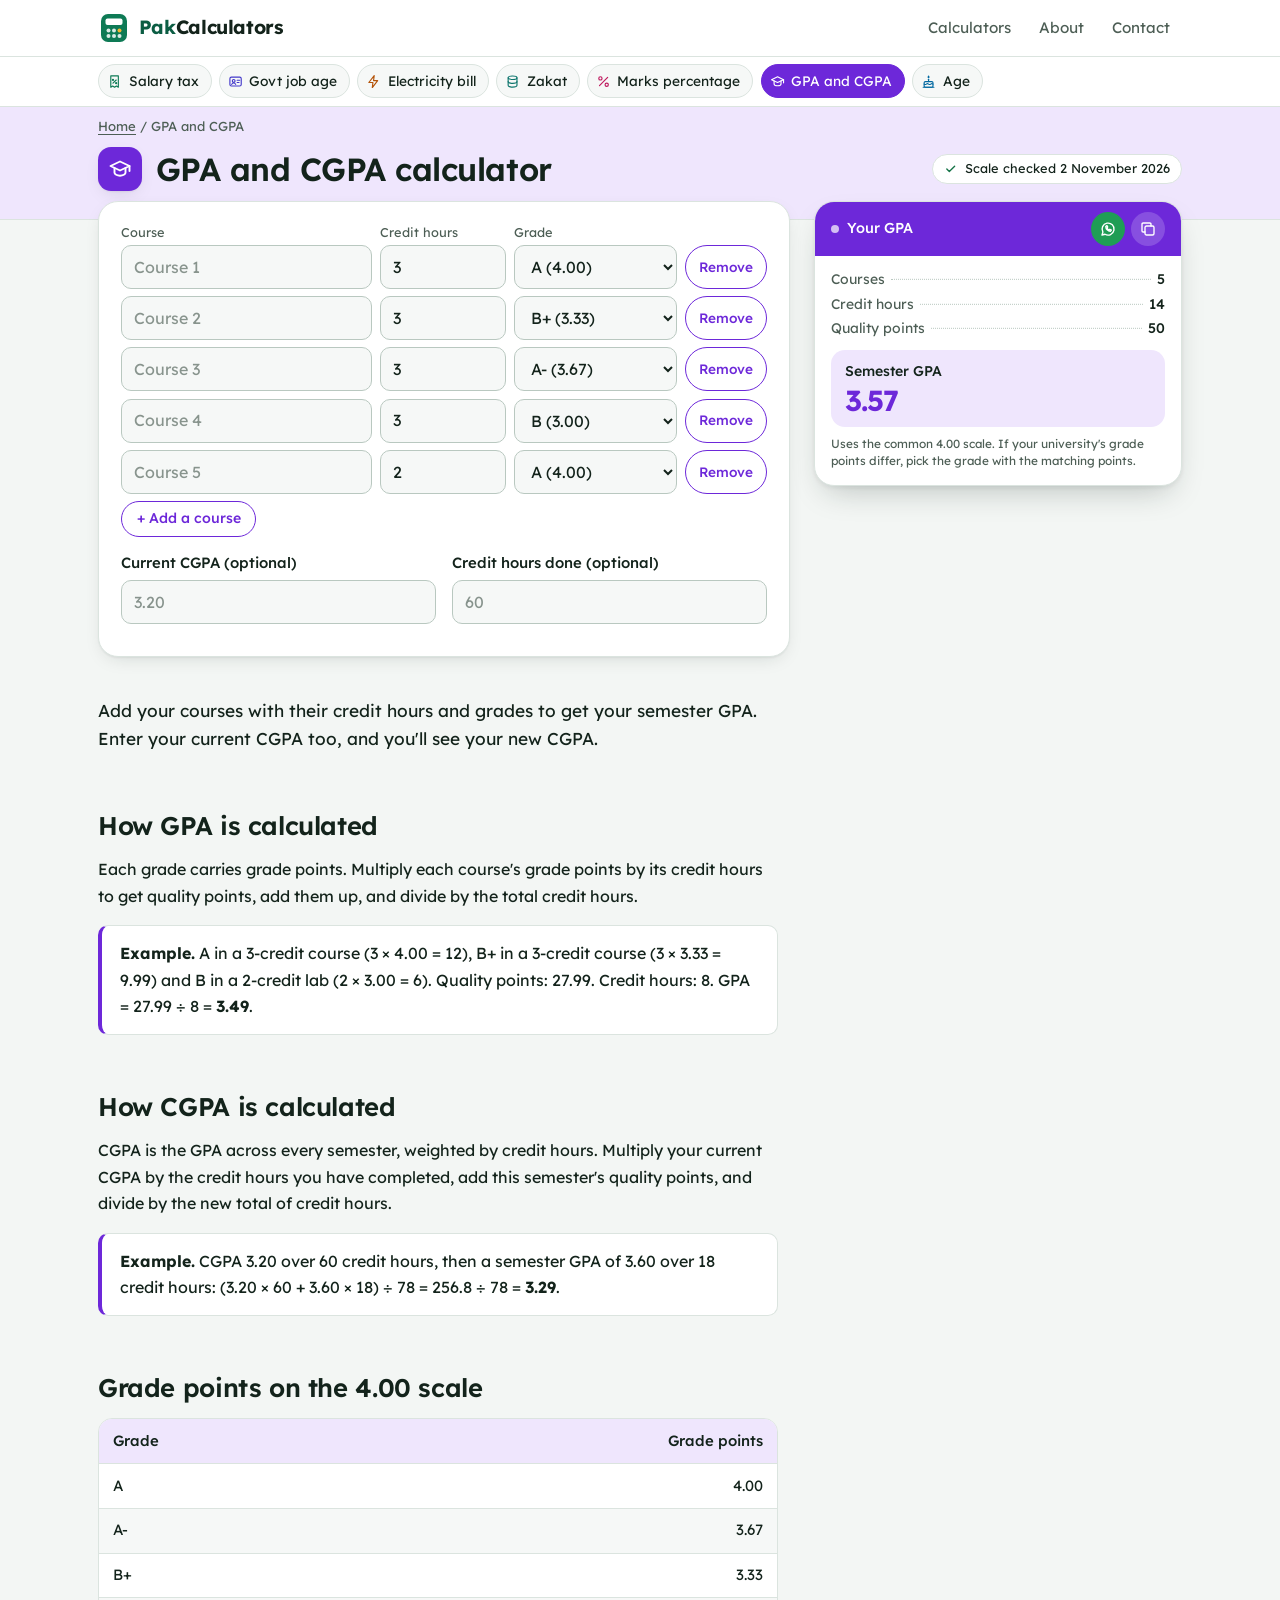
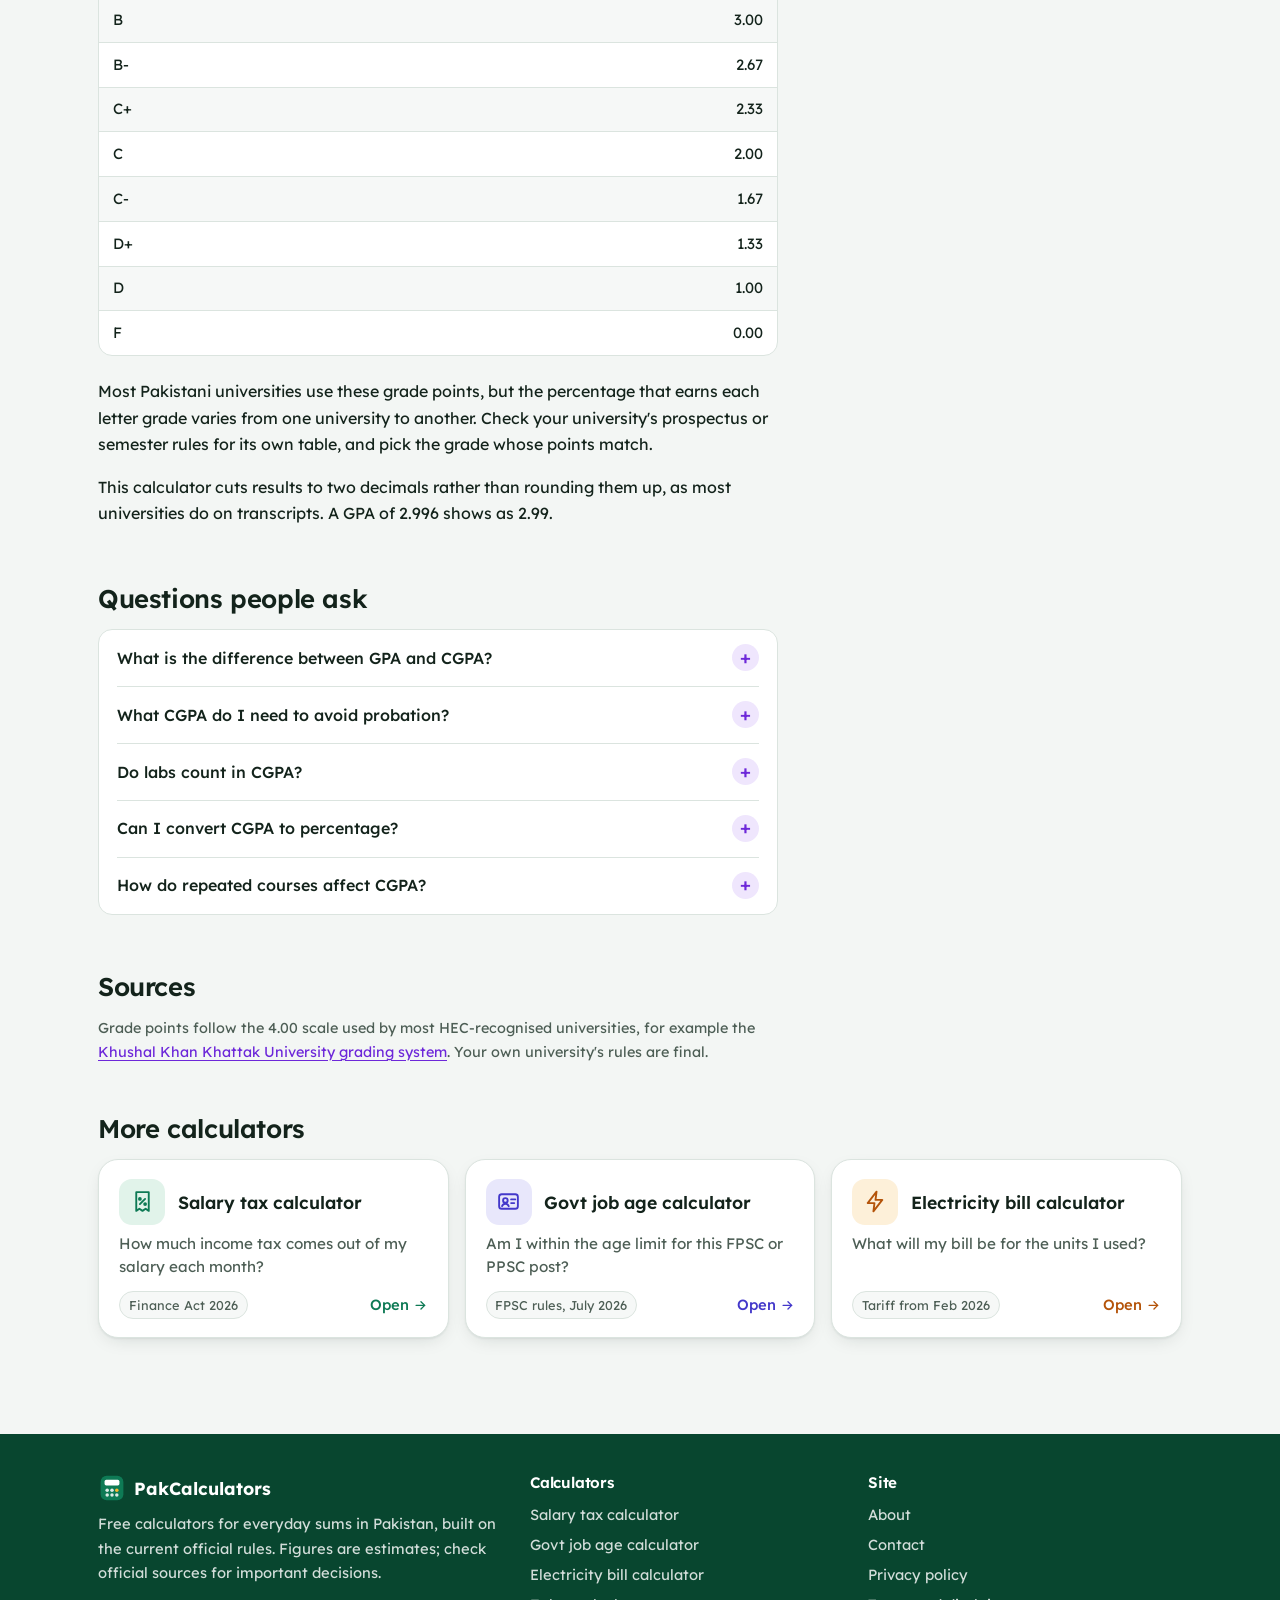
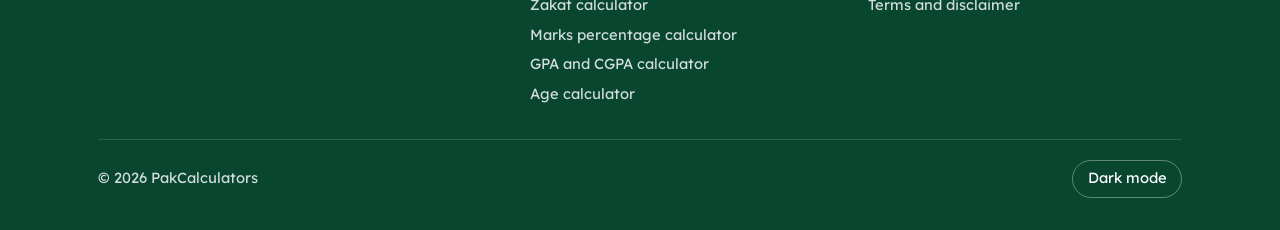
<file: cgpa-calculator/index.html>
<!DOCTYPE html>
<html lang="en">
<head>
<meta charset="UTF-8">
<meta name="viewport" content="width=device-width, initial-scale=1">
<title>CGPA Calculator for Pakistani Universities (4.00 Scale)</title>
<meta name="description" content="Calculate your semester GPA from course grades and credit hours, then your new CGPA. Uses the 4.00 grade-point scale followed by most HEC-recognised universities.">
<link rel="canonical" href="https://pakcalculators.vercel.app/cgpa-calculator/">
<meta name="robots" content="index, follow">
<meta name="theme-color" content="#ffffff" media="(prefers-color-scheme: light)">
<meta name="theme-color" content="#16221c" media="(prefers-color-scheme: dark)">
<meta property="og:type" content="website">
<meta property="og:site_name" content="PakCalculators">
<meta property="og:title" content="CGPA Calculator for Pakistani Universities (4.00 Scale)">
<meta property="og:description" content="Calculate your semester GPA from course grades and credit hours, then your new CGPA. Uses the 4.00 grade-point scale followed by most HEC-recognised universities.">
<meta property="og:url" content="https://pakcalculators.vercel.app/cgpa-calculator/">
<meta property="og:locale" content="en_PK">
<meta name="twitter:card" content="summary">
<link rel="icon" href="/favicon.svg" type="image/svg+xml">
<link rel="preconnect" href="https://fonts.googleapis.com">
<link rel="preconnect" href="https://fonts.gstatic.com" crossorigin>
<link rel="stylesheet" href="https://fonts.googleapis.com/css2?family=Lexend:wght@400;500;600;700&display=swap">
<link rel="stylesheet" href="/assets/style.css?v=4">
<script>try{var t=localStorage.getItem('hpk-theme');if(t)document.documentElement.setAttribute('data-theme',t)}catch(e){}</script>
<script type="application/ld+json">{"@context": "https://schema.org", "@graph": [{"@type": "WebApplication", "name": "GPA and CGPA calculator", "url": "https://pakcalculators.vercel.app/cgpa-calculator/", "description": "Calculate your semester GPA from course grades and credit hours, then your new CGPA. Uses the 4.00 grade-point scale followed by most HEC-recognised universities.", "applicationCategory": "EducationalApplication", "operatingSystem": "Any", "inLanguage": "en-PK", "isAccessibleForFree": true, "offers": {"@type": "Offer", "price": "0", "priceCurrency": "PKR"}, "dateModified": "2026-11-02"}, {"@type": "BreadcrumbList", "itemListElement": [{"@type": "ListItem", "position": 1, "name": "Home", "item": "https://pakcalculators.vercel.app/"}, {"@type": "ListItem", "position": 2, "name": "GPA and CGPA", "item": "https://pakcalculators.vercel.app/cgpa-calculator/"}]}, {"@type": "FAQPage", "mainEntity": [{"@type": "Question", "name": "What is the difference between GPA and CGPA?", "acceptedAnswer": {"@type": "Answer", "text": "GPA is for one semester. CGPA (cumulative GPA) covers every semester you have studied so far, weighted by credit hours."}}, {"@type": "Question", "name": "What CGPA do I need to avoid probation?", "acceptedAnswer": {"@type": "Answer", "text": "Most universities place students on probation below 2.00 CGPA, and many require at least 2.00 to graduate with a bachelor's degree and 2.50 for a master's. Check your university's rules."}}, {"@type": "Question", "name": "Do labs count in CGPA?", "acceptedAnswer": {"@type": "Answer", "text": "Yes, a lab with its own credit hours and grade counts like any other course, weighted by its credit hours."}}, {"@type": "Question", "name": "Can I convert CGPA to percentage?", "acceptedAnswer": {"@type": "Answer", "text": "There is no single formula used by every university. Many publish their own conversion table on the transcript or in the prospectus, and HEC degree attestation uses the CGPA itself. Use your university's table."}}, {"@type": "Question", "name": "How do repeated courses affect CGPA?", "acceptedAnswer": {"@type": "Answer", "text": "Most universities replace the old grade with the new one when you repeat a course. Leave the old attempt out and enter only the new grade."}}]}]}</script>
</head>
<body data-tool="gpa">
<a class="skip-link" href="#main">Skip to content</a>
<header class="site-nav"><div class="wrap bar">
<a class="logo" href="/" aria-label="PakCalculators home"><svg viewBox="0 0 32 32" aria-hidden="true"><rect x="3" y="2" width="26" height="28" rx="7" fill="#0e7a55"/><rect x="7.5" y="6.5" width="17" height="6.5" rx="2" fill="#fff"/><circle cx="10.5" cy="18.5" r="2" fill="#fff" opacity=".85"/><circle cx="16" cy="18.5" r="2" fill="#fff" opacity=".85"/><circle cx="21.5" cy="18.5" r="2" fill="#f5b82e"/><circle cx="10.5" cy="24" r="2" fill="#fff" opacity=".85"/><circle cx="16" cy="24" r="2" fill="#fff" opacity=".85"/><circle cx="21.5" cy="24" r="2" fill="#fff" opacity=".85"/></svg><span><span class="pk">Pak</span>Calculators</span></a>
<nav class="nav-links" aria-label="Main"><a href="/" class="">Calculators</a><a href="/about/" class="hide-s">About</a><a href="/contact/" class="hide-xs">Contact</a></nav>
</div><nav class="chips" aria-label="Calculators"><div class="wrap"><a class="chip" data-tool="tax" href="/salary-tax-calculator/"><svg class="ico" viewBox="0 0 24 24" aria-hidden="true"><path d="M6 3h12v18l-3-2-3 2-3-2-3 2z"/><path d="M9.5 14.5l5-5"/><circle cx="9.5" cy="9.5" r=".9"/><circle cx="14.5" cy="14.5" r=".9"/></svg>Salary tax</a><a class="chip" data-tool="age-job" href="/govt-job-age-calculator/"><svg class="ico" viewBox="0 0 24 24" aria-hidden="true"><rect x="3" y="5" width="18" height="14" rx="2.5"/><circle cx="9" cy="11" r="2.2"/><path d="M5.8 16.5c.6-1.5 1.8-2.3 3.2-2.3s2.6.8 3.2 2.3"/><path d="M14.5 10h4M14.5 13.5h3"/></svg>Govt job age</a><a class="chip" data-tool="power" href="/electricity-bill-calculator/"><svg class="ico" viewBox="0 0 24 24" aria-hidden="true"><path d="M13 2.5L4.5 13.5H11l-1 8 8.5-11H12z"/></svg>Electricity bill</a><a class="chip" data-tool="zakat" href="/zakat-calculator/"><svg class="ico" viewBox="0 0 24 24" aria-hidden="true"><ellipse cx="12" cy="6" rx="7" ry="2.8"/><path d="M5 6v6c0 1.6 3.1 2.8 7 2.8s7-1.2 7-2.8V6"/><path d="M5 12v6c0 1.6 3.1 2.8 7 2.8s7-1.2 7-2.8v-6"/></svg>Zakat</a><a class="chip" data-tool="marks" href="/percentage-calculator/"><svg class="ico" viewBox="0 0 24 24" aria-hidden="true"><path d="M18.5 5.5l-13 13"/><circle cx="7" cy="7" r="2.6"/><circle cx="17" cy="17" r="2.6"/></svg>Marks percentage</a><a class="chip" data-tool="gpa" href="/cgpa-calculator/" aria-current="page"><svg class="ico" viewBox="0 0 24 24" aria-hidden="true"><path d="M2.5 9L12 4.5 21.5 9 12 13.5z"/><path d="M6.5 11v4.8c0 1.4 2.5 2.9 5.5 2.9s5.5-1.5 5.5-2.9V11"/><path d="M21.5 9v5"/></svg>GPA and CGPA</a><a class="chip" data-tool="age" href="/age-calculator/"><svg class="ico" viewBox="0 0 24 24" aria-hidden="true"><path d="M3.5 21h17"/><rect x="5" y="12" width="14" height="9" rx="1.8"/><path d="M5 16c1.2.9 2.3.9 3.5 0s2.3-.9 3.5 0 2.3.9 3.5 0 2.3-.9 3.5 0"/><path d="M12 12V8.5"/><path d="M12 6c.9-.8.9-1.8 0-2.8-.9 1-.9 2 0 2.8z"/></svg>Age</a></div></nav></header>
<main id="main" class="page">
<div class="tool-band"><div class="wrap">
<nav class="crumbs" aria-label="Breadcrumb"><a href="/">Home</a> / <span aria-current="page">GPA and CGPA</span></nav>
<header class="tool-head">
<span class="badge"><svg class="ico" viewBox="0 0 24 24" aria-hidden="true"><path d="M2.5 9L12 4.5 21.5 9 12 13.5z"/><path d="M6.5 11v4.8c0 1.4 2.5 2.9 5.5 2.9s5.5-1.5 5.5-2.9V11"/><path d="M21.5 9v5"/></svg></span>
<h1>GPA and CGPA calculator</h1>
<p class="checked"><svg class="ico" viewBox="0 0 24 24" aria-hidden="true"><path d="M5 12.5l4.5 4.5L19 7.5"/></svg>Scale checked 2 November 2026</p>
</header>
</div></div>
<div class="wrap">
<div class="calc">
<form id="calc-form" class="panel" novalidate autocomplete="off">
<div id="courses" class="courses"></div><p style="margin:.2rem 0 .9rem"><button type="button" class="ghost" id="add-course" style="min-height:36px;padding:.2rem .9rem;font-size:.88rem">+ Add a course</button></p><div class="row2"><div class="field"><label for="prev-cgpa">Current CGPA (optional)</label><input id="prev-cgpa" type="number" inputmode="decimal" step="0.01" min="0" value="" placeholder="3.20"></div><div class="field"><label for="prev-credits">Credit hours done (optional)</label><input id="prev-credits" type="number" inputmode="decimal" step="1" min="0" value="" placeholder="60"></div></div>
</form>
<aside class="slip" id="result" aria-live="polite"><p class="slip-title">Result</p><div class="slip-body"><p class="empty">Loading the calculator…</p></div></aside>
</div>
<div class="result-bar off" id="result-bar" hidden><div><span class="rb-k"></span><span class="rb-v"></span></div><a href="#result">See details</a></div>
<div class="article">
<p class="intro">Add your courses with their credit hours and grades to get your semester GPA. Enter your current CGPA too, and you'll see your new CGPA.</p>

<h2>How GPA is calculated</h2>
<p>Each grade carries grade points. Multiply each course's grade points by its credit hours to get quality points, add them up, and divide by the total credit hours.</p>
<div class="example"><p><strong>Example.</strong> A in a 3-credit course (3 × 4.00 = 12), B+ in a 3-credit course (3 × 3.33 = 9.99) and B in a 2-credit lab (2 × 3.00 = 6). Quality points: 27.99. Credit hours: 8. GPA = 27.99 ÷ 8 = <strong>3.49</strong>.</p></div>

<h2>How CGPA is calculated</h2>
<p>CGPA is the GPA across every semester, weighted by credit hours. Multiply your current CGPA by the credit hours you have completed, add this semester's quality points, and divide by the new total of credit hours.</p>
<div class="example"><p><strong>Example.</strong> CGPA 3.20 over 60 credit hours, then a semester GPA of 3.60 over 18 credit hours: (3.20 × 60 + 3.60 × 18) ÷ 78 = 256.8 ÷ 78 = <strong>3.29</strong>.</p></div>

<h2>Grade points on the 4.00 scale</h2>
<div class="table-wrap"><table><thead><tr><th>Grade</th><th class=n>Grade points</th></tr></thead><tbody><tr><td>A</td><td class=n>4.00</td></tr><tr><td>A-</td><td class=n>3.67</td></tr><tr><td>B+</td><td class=n>3.33</td></tr><tr><td>B</td><td class=n>3.00</td></tr><tr><td>B-</td><td class=n>2.67</td></tr><tr><td>C+</td><td class=n>2.33</td></tr><tr><td>C</td><td class=n>2.00</td></tr><tr><td>C-</td><td class=n>1.67</td></tr><tr><td>D+</td><td class=n>1.33</td></tr><tr><td>D</td><td class=n>1.00</td></tr><tr><td>F</td><td class=n>0.00</td></tr></tbody></table></div>
<p>Most Pakistani universities use these grade points, but the percentage that earns each letter grade varies from one university to another. Check your university's prospectus or semester rules for its own table, and pick the grade whose points match.</p>
<p>This calculator cuts results to two decimals rather than rounding them up, as most universities do on transcripts. A GPA of 2.996 shows as 2.99.</p>

<h2 id="faq">Questions people ask</h2><div class="faq">
<details><summary>What is the difference between GPA and CGPA?</summary><div><p>GPA is for one semester. CGPA (cumulative GPA) covers every semester you have studied so far, weighted by credit hours.</p></div></details>
<details><summary>What CGPA do I need to avoid probation?</summary><div><p>Most universities place students on probation below 2.00 CGPA, and many require at least 2.00 to graduate with a bachelor's degree and 2.50 for a master's. Check your university's rules.</p></div></details>
<details><summary>Do labs count in CGPA?</summary><div><p>Yes, a lab with its own credit hours and grade counts like any other course, weighted by its credit hours.</p></div></details>
<details><summary>Can I convert CGPA to percentage?</summary><div><p>There is no single formula used by every university. Many publish their own conversion table on the transcript or in the prospectus, and HEC degree attestation uses the CGPA itself. Use your university's table.</p></div></details>
<details><summary>How do repeated courses affect CGPA?</summary><div><p>Most universities replace the old grade with the new one when you repeat a course. Leave the old attempt out and enter only the new grade.</p></div></details>
</div>
<h2>Sources</h2>
<p class="sources">Grade points follow the 4.00 scale used by most HEC-recognised universities, for example the <a href="https://kkkuk.edu.pk/grading-system/" rel="nofollow">Khushal Khan Khattak University grading system</a>. Your own university's rules are final.</p>
</div>
<section class="related"><h2>More calculators</h2><ul class="cards c3"><li data-tool="tax" data-find="salary tax salary tax calculator for 2026-27 how much income tax comes out of my salary each month? income tax fbr salary slab 2026 2027 budget payroll"><a class="card" href="/salary-tax-calculator/"><span class="top"><span class="ic"><svg class="ico" viewBox="0 0 24 24" aria-hidden="true"><path d="M6 3h12v18l-3-2-3 2-3-2-3 2z"/><path d="M9.5 14.5l5-5"/><circle cx="9.5" cy="9.5" r=".9"/><circle cx="14.5" cy="14.5" r=".9"/></svg></span><span class="name">Salary tax calculator</span></span><span class="q">How much income tax comes out of my salary each month?</span><span class="foot"><span class="when">Finance Act 2026</span><span class="go">Open <svg class="ico" viewBox="0 0 24 24" aria-hidden="true"><path d="M5 12h14"/><path d="M13 6l6 6-6 6"/></svg></span></span></a></li><li data-tool="age-job" data-find="govt job age government job age calculator am i within the age limit for this fpsc or ppsc post? fpsc ppsc age limit relaxation eligibility government job"><a class="card" href="/govt-job-age-calculator/"><span class="top"><span class="ic"><svg class="ico" viewBox="0 0 24 24" aria-hidden="true"><rect x="3" y="5" width="18" height="14" rx="2.5"/><circle cx="9" cy="11" r="2.2"/><path d="M5.8 16.5c.6-1.5 1.8-2.3 3.2-2.3s2.6.8 3.2 2.3"/><path d="M14.5 10h4M14.5 13.5h3"/></svg></span><span class="name">Govt job age calculator</span></span><span class="q">Am I within the age limit for this FPSC or PPSC post?</span><span class="foot"><span class="when">FPSC rules, July 2026</span><span class="go">Open <svg class="ico" viewBox="0 0 24 24" aria-hidden="true"><path d="M5 12h14"/><path d="M13 6l6 6-6 6"/></svg></span></span></a></li><li data-tool="power" data-find="electricity bill electricity bill calculator what will my bill be for the units i used? bijli bill lesco iesco mepco gepco fesco pesco hesco units wapda"><a class="card" href="/electricity-bill-calculator/"><span class="top"><span class="ic"><svg class="ico" viewBox="0 0 24 24" aria-hidden="true"><path d="M13 2.5L4.5 13.5H11l-1 8 8.5-11H12z"/></svg></span><span class="name">Electricity bill calculator</span></span><span class="q">What will my bill be for the units I used?</span><span class="foot"><span class="when">Tariff from Feb 2026</span><span class="go">Open <svg class="ico" viewBox="0 0 24 24" aria-hidden="true"><path d="M5 12h14"/><path d="M13 6l6 6-6 6"/></svg></span></span></a></li></ul></section>
</div></main>
<footer class="site-foot"><div class="wrap">
<div class="cols">
<div><span class="brand"><svg viewBox="0 0 32 32" aria-hidden="true"><rect x="3" y="2" width="26" height="28" rx="7" fill="#0e7a55"/><rect x="7.5" y="6.5" width="17" height="6.5" rx="2" fill="#fff"/><circle cx="10.5" cy="18.5" r="2" fill="#fff" opacity=".85"/><circle cx="16" cy="18.5" r="2" fill="#fff" opacity=".85"/><circle cx="21.5" cy="18.5" r="2" fill="#f5b82e"/><circle cx="10.5" cy="24" r="2" fill="#fff" opacity=".85"/><circle cx="16" cy="24" r="2" fill="#fff" opacity=".85"/><circle cx="21.5" cy="24" r="2" fill="#fff" opacity=".85"/></svg>PakCalculators</span><p>Free calculators for everyday sums in Pakistan, built on the current official rules. Figures are estimates; check official sources for important decisions.</p></div>
<nav aria-label="Calculators"><h2>Calculators</h2><ul><li><a href="/salary-tax-calculator/">Salary tax calculator</a></li><li><a href="/govt-job-age-calculator/">Govt job age calculator</a></li><li><a href="/electricity-bill-calculator/">Electricity bill calculator</a></li><li><a href="/zakat-calculator/">Zakat calculator</a></li><li><a href="/percentage-calculator/">Marks percentage calculator</a></li><li><a href="/cgpa-calculator/">GPA and CGPA calculator</a></li><li><a href="/age-calculator/">Age calculator</a></li></ul></nav>
<nav aria-label="Site"><h2>Site</h2><ul><li><a href="/about/">About</a></li><li><a href="/contact/">Contact</a></li><li><a href="/privacy-policy/">Privacy policy</a></li><li><a href="/terms/">Terms and disclaimer</a></li></ul></nav>
</div>
<div class="legal"><p>© 2026 PakCalculators</p><button type="button" class="theme-toggle" id="theme-toggle">Dark mode</button></div>
</div></footer>
<script src="/assets/common.js?v=4" defer></script><script src="/assets/tools/cgpa.js?v=4" defer></script>
</body>
</html>
</file>
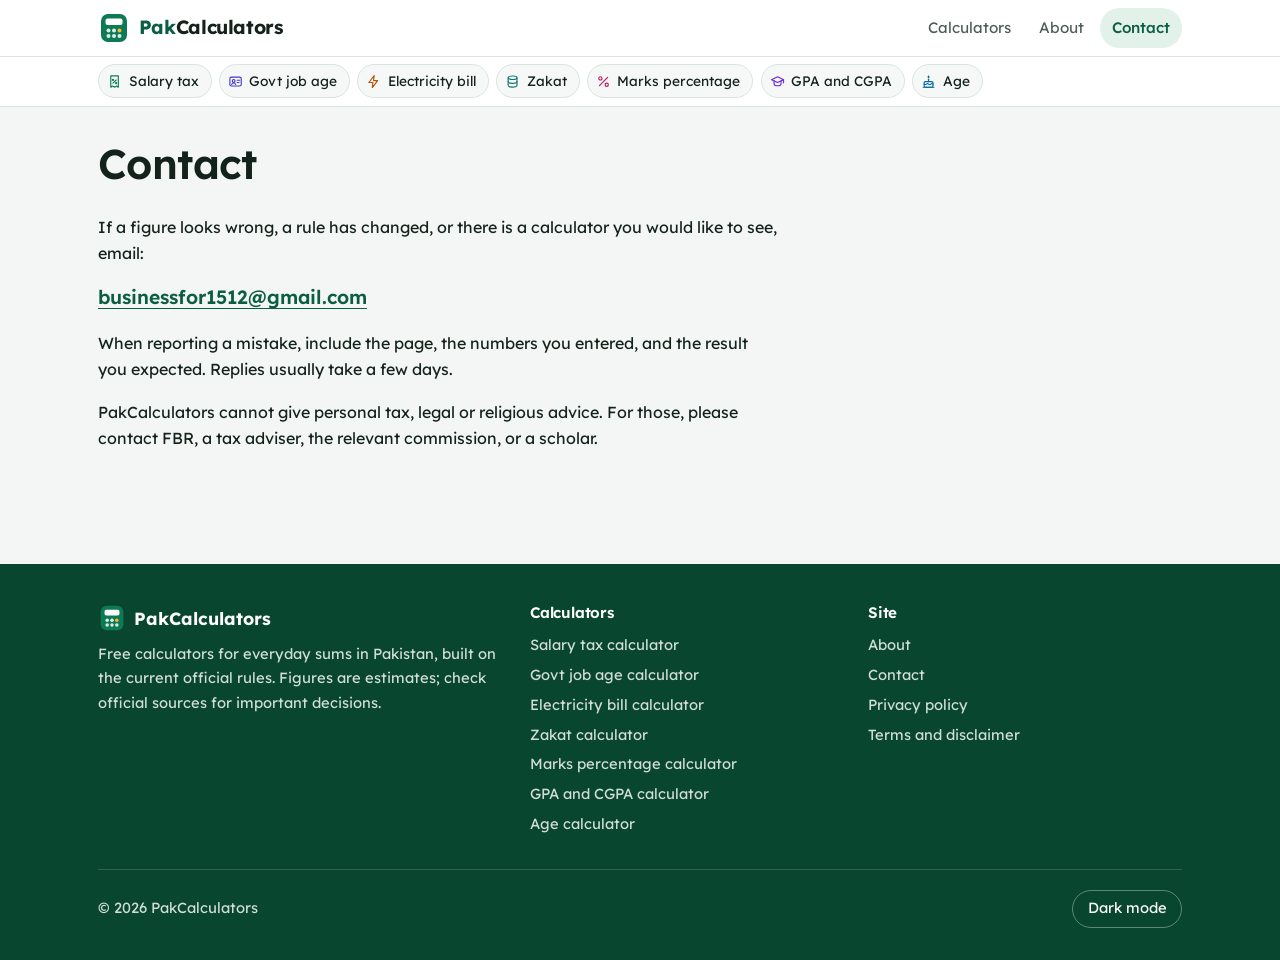
<file: contact/index.html>
<!DOCTYPE html>
<html lang="en">
<head>
<meta charset="UTF-8">
<meta name="viewport" content="width=device-width, initial-scale=1">
<title>Contact PakCalculators</title>
<meta name="description" content="Report a mistake, suggest a calculator, or ask a question about PakCalculators.">
<link rel="canonical" href="https://pakcalculators.vercel.app/contact/">
<meta name="robots" content="index, follow">
<meta name="theme-color" content="#ffffff" media="(prefers-color-scheme: light)">
<meta name="theme-color" content="#16221c" media="(prefers-color-scheme: dark)">
<meta property="og:type" content="website">
<meta property="og:site_name" content="PakCalculators">
<meta property="og:title" content="Contact PakCalculators">
<meta property="og:description" content="Report a mistake, suggest a calculator, or ask a question about PakCalculators.">
<meta property="og:url" content="https://pakcalculators.vercel.app/contact/">
<meta property="og:locale" content="en_PK">
<meta name="twitter:card" content="summary">
<link rel="icon" href="/favicon.svg" type="image/svg+xml">
<link rel="preconnect" href="https://fonts.googleapis.com">
<link rel="preconnect" href="https://fonts.gstatic.com" crossorigin>
<link rel="stylesheet" href="https://fonts.googleapis.com/css2?family=Lexend:wght@400;500;600;700&display=swap">
<link rel="stylesheet" href="/assets/style.css?v=4">
<script>try{var t=localStorage.getItem('hpk-theme');if(t)document.documentElement.setAttribute('data-theme',t)}catch(e){}</script>
<script type="application/ld+json">{"@context": "https://schema.org", "@type": "WebPage", "name": "Contact PakCalculators", "url": "https://pakcalculators.vercel.app/contact/"}</script>
</head>
<body>
<a class="skip-link" href="#main">Skip to content</a>
<header class="site-nav"><div class="wrap bar">
<a class="logo" href="/" aria-label="PakCalculators home"><svg viewBox="0 0 32 32" aria-hidden="true"><rect x="3" y="2" width="26" height="28" rx="7" fill="#0e7a55"/><rect x="7.5" y="6.5" width="17" height="6.5" rx="2" fill="#fff"/><circle cx="10.5" cy="18.5" r="2" fill="#fff" opacity=".85"/><circle cx="16" cy="18.5" r="2" fill="#fff" opacity=".85"/><circle cx="21.5" cy="18.5" r="2" fill="#f5b82e"/><circle cx="10.5" cy="24" r="2" fill="#fff" opacity=".85"/><circle cx="16" cy="24" r="2" fill="#fff" opacity=".85"/><circle cx="21.5" cy="24" r="2" fill="#fff" opacity=".85"/></svg><span><span class="pk">Pak</span>Calculators</span></a>
<nav class="nav-links" aria-label="Main"><a href="/" class="">Calculators</a><a href="/about/" class="hide-s">About</a><a href="/contact/" class="hide-xs" aria-current="page">Contact</a></nav>
</div><nav class="chips" aria-label="Calculators"><div class="wrap"><a class="chip" data-tool="tax" href="/salary-tax-calculator/"><svg class="ico" viewBox="0 0 24 24" aria-hidden="true"><path d="M6 3h12v18l-3-2-3 2-3-2-3 2z"/><path d="M9.5 14.5l5-5"/><circle cx="9.5" cy="9.5" r=".9"/><circle cx="14.5" cy="14.5" r=".9"/></svg>Salary tax</a><a class="chip" data-tool="age-job" href="/govt-job-age-calculator/"><svg class="ico" viewBox="0 0 24 24" aria-hidden="true"><rect x="3" y="5" width="18" height="14" rx="2.5"/><circle cx="9" cy="11" r="2.2"/><path d="M5.8 16.5c.6-1.5 1.8-2.3 3.2-2.3s2.6.8 3.2 2.3"/><path d="M14.5 10h4M14.5 13.5h3"/></svg>Govt job age</a><a class="chip" data-tool="power" href="/electricity-bill-calculator/"><svg class="ico" viewBox="0 0 24 24" aria-hidden="true"><path d="M13 2.5L4.5 13.5H11l-1 8 8.5-11H12z"/></svg>Electricity bill</a><a class="chip" data-tool="zakat" href="/zakat-calculator/"><svg class="ico" viewBox="0 0 24 24" aria-hidden="true"><ellipse cx="12" cy="6" rx="7" ry="2.8"/><path d="M5 6v6c0 1.6 3.1 2.8 7 2.8s7-1.2 7-2.8V6"/><path d="M5 12v6c0 1.6 3.1 2.8 7 2.8s7-1.2 7-2.8v-6"/></svg>Zakat</a><a class="chip" data-tool="marks" href="/percentage-calculator/"><svg class="ico" viewBox="0 0 24 24" aria-hidden="true"><path d="M18.5 5.5l-13 13"/><circle cx="7" cy="7" r="2.6"/><circle cx="17" cy="17" r="2.6"/></svg>Marks percentage</a><a class="chip" data-tool="gpa" href="/cgpa-calculator/"><svg class="ico" viewBox="0 0 24 24" aria-hidden="true"><path d="M2.5 9L12 4.5 21.5 9 12 13.5z"/><path d="M6.5 11v4.8c0 1.4 2.5 2.9 5.5 2.9s5.5-1.5 5.5-2.9V11"/><path d="M21.5 9v5"/></svg>GPA and CGPA</a><a class="chip" data-tool="age" href="/age-calculator/"><svg class="ico" viewBox="0 0 24 24" aria-hidden="true"><path d="M3.5 21h17"/><rect x="5" y="12" width="14" height="9" rx="1.8"/><path d="M5 16c1.2.9 2.3.9 3.5 0s2.3-.9 3.5 0 2.3.9 3.5 0 2.3-.9 3.5 0"/><path d="M12 12V8.5"/><path d="M12 6c.9-.8.9-1.8 0-2.8-.9 1-.9 2 0 2.8z"/></svg>Age</a></div></nav></header>
<main id="main" class="page page-plain"><div class="wrap">
<div class="article">
<h1>Contact</h1>

<p>If a figure looks wrong, a rule has changed, or there is a calculator you would like to see, email:</p>
<p><a href="mailto:businessfor1512@gmail.com" style="font-size:1.2rem;font-weight:600">businessfor1512@gmail.com</a></p>
<p>When reporting a mistake, include the page, the numbers you entered, and the result you expected. Replies usually take a few days.</p>
<p>PakCalculators cannot give personal tax, legal or religious advice. For those, please contact FBR, a tax adviser, the relevant commission, or a scholar.</p>

</div>
</div></main>
<footer class="site-foot"><div class="wrap">
<div class="cols">
<div><span class="brand"><svg viewBox="0 0 32 32" aria-hidden="true"><rect x="3" y="2" width="26" height="28" rx="7" fill="#0e7a55"/><rect x="7.5" y="6.5" width="17" height="6.5" rx="2" fill="#fff"/><circle cx="10.5" cy="18.5" r="2" fill="#fff" opacity=".85"/><circle cx="16" cy="18.5" r="2" fill="#fff" opacity=".85"/><circle cx="21.5" cy="18.5" r="2" fill="#f5b82e"/><circle cx="10.5" cy="24" r="2" fill="#fff" opacity=".85"/><circle cx="16" cy="24" r="2" fill="#fff" opacity=".85"/><circle cx="21.5" cy="24" r="2" fill="#fff" opacity=".85"/></svg>PakCalculators</span><p>Free calculators for everyday sums in Pakistan, built on the current official rules. Figures are estimates; check official sources for important decisions.</p></div>
<nav aria-label="Calculators"><h2>Calculators</h2><ul><li><a href="/salary-tax-calculator/">Salary tax calculator</a></li><li><a href="/govt-job-age-calculator/">Govt job age calculator</a></li><li><a href="/electricity-bill-calculator/">Electricity bill calculator</a></li><li><a href="/zakat-calculator/">Zakat calculator</a></li><li><a href="/percentage-calculator/">Marks percentage calculator</a></li><li><a href="/cgpa-calculator/">GPA and CGPA calculator</a></li><li><a href="/age-calculator/">Age calculator</a></li></ul></nav>
<nav aria-label="Site"><h2>Site</h2><ul><li><a href="/about/">About</a></li><li><a href="/contact/">Contact</a></li><li><a href="/privacy-policy/">Privacy policy</a></li><li><a href="/terms/">Terms and disclaimer</a></li></ul></nav>
</div>
<div class="legal"><p>© 2026 PakCalculators</p><button type="button" class="theme-toggle" id="theme-toggle">Dark mode</button></div>
</div></footer>
<script src="/assets/common.js?v=4" defer></script>
</body>
</html>
</file>
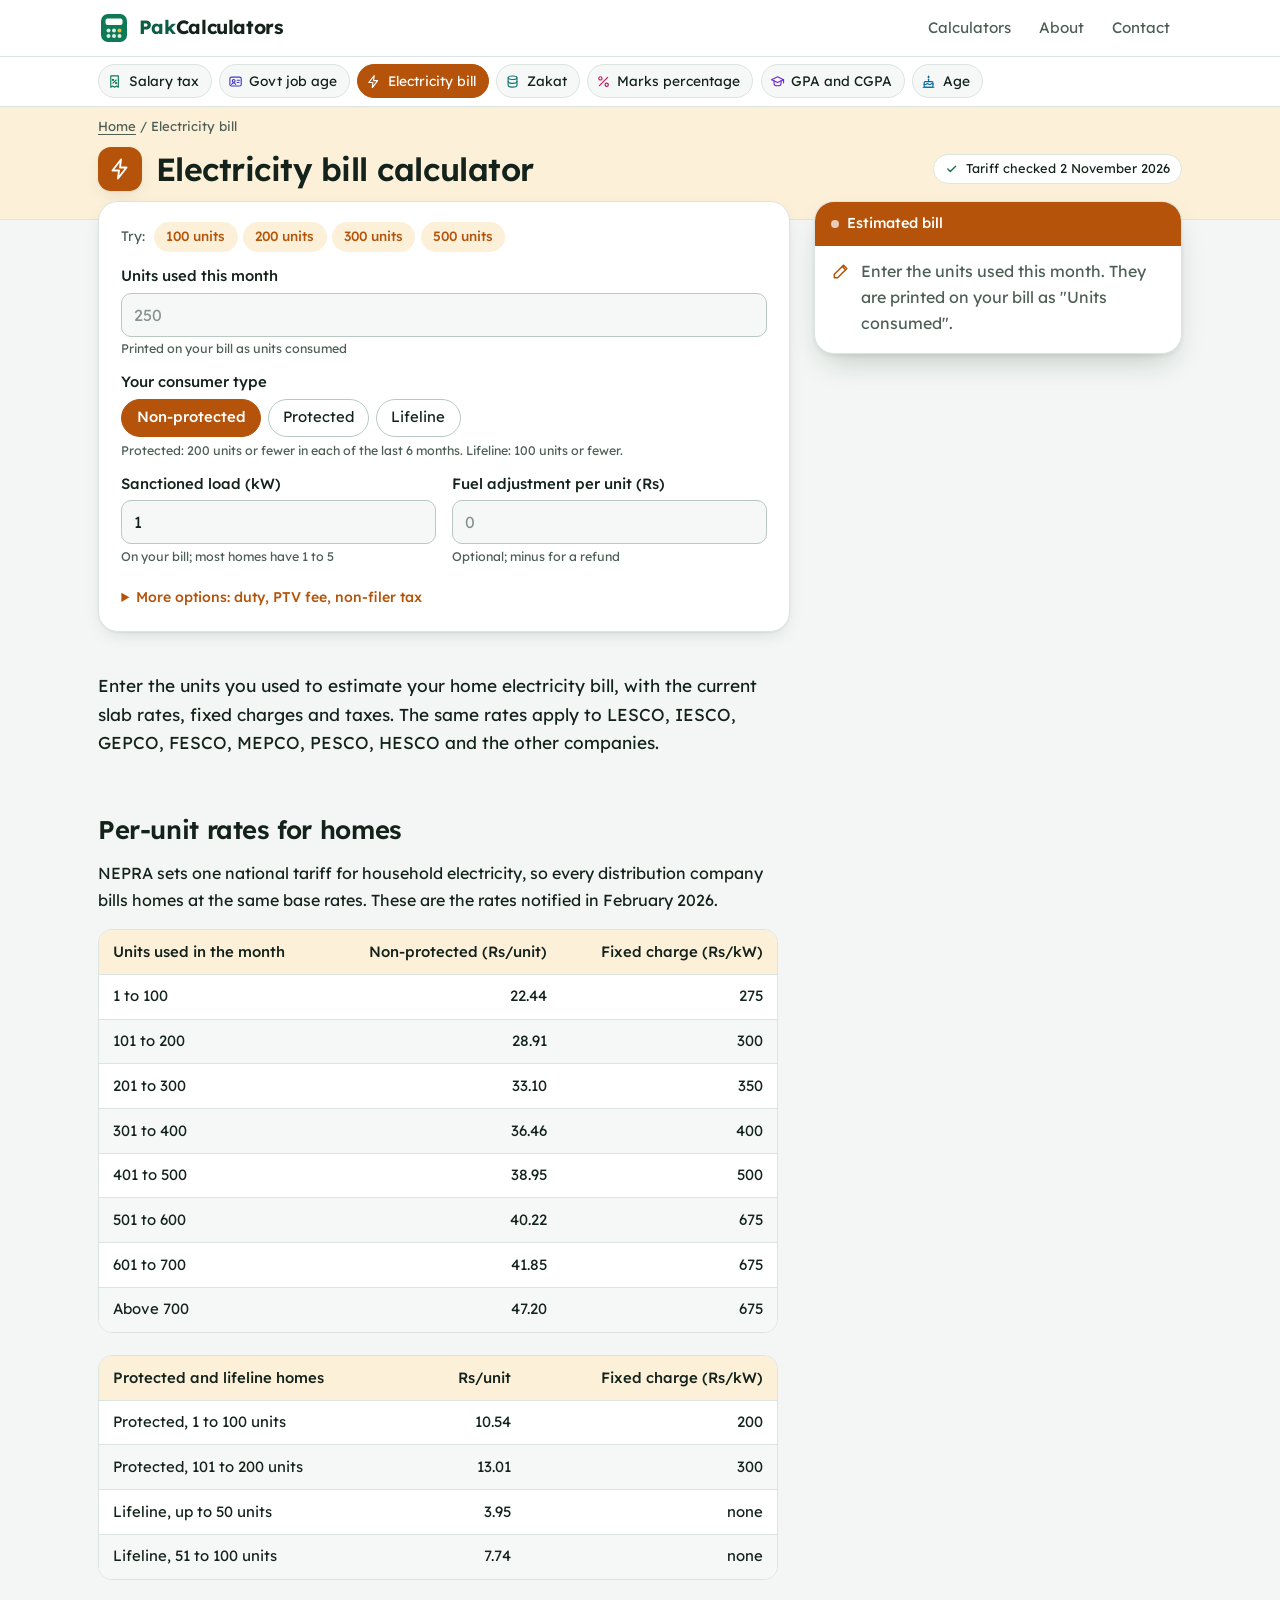
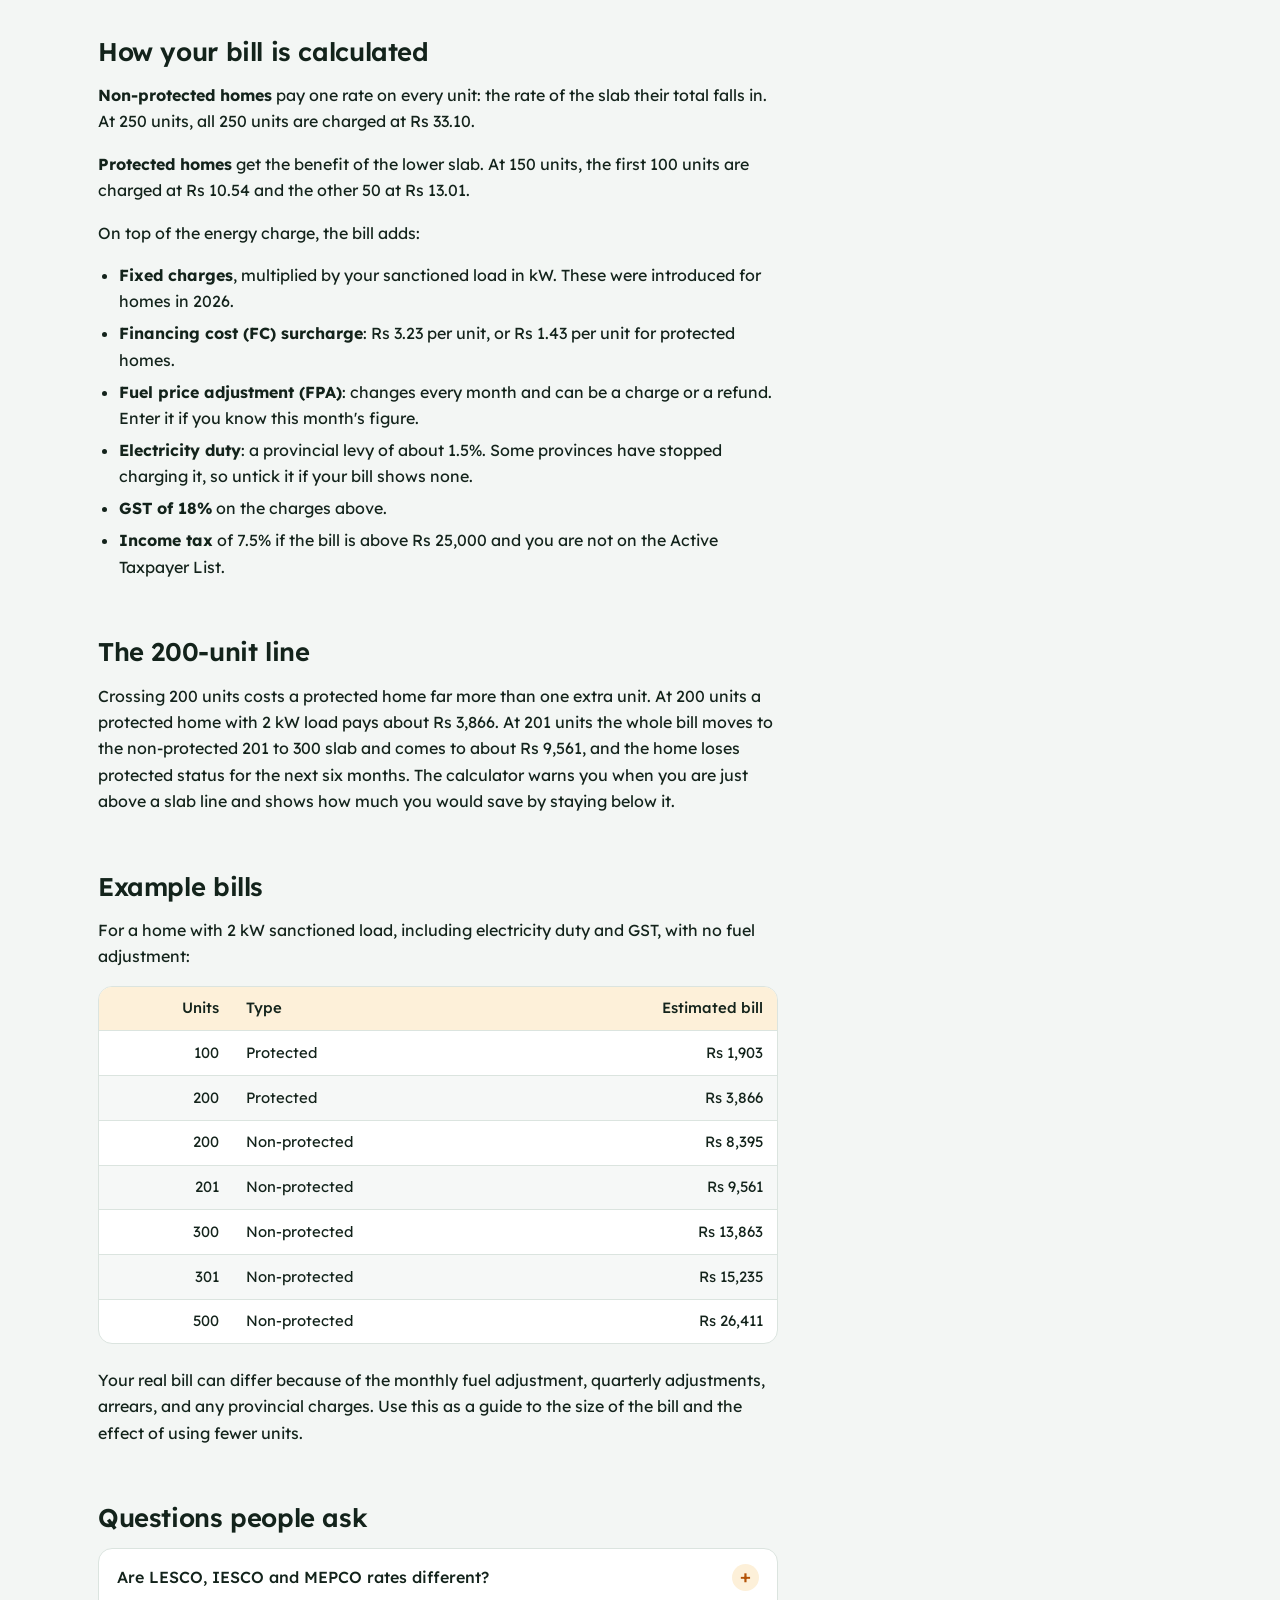
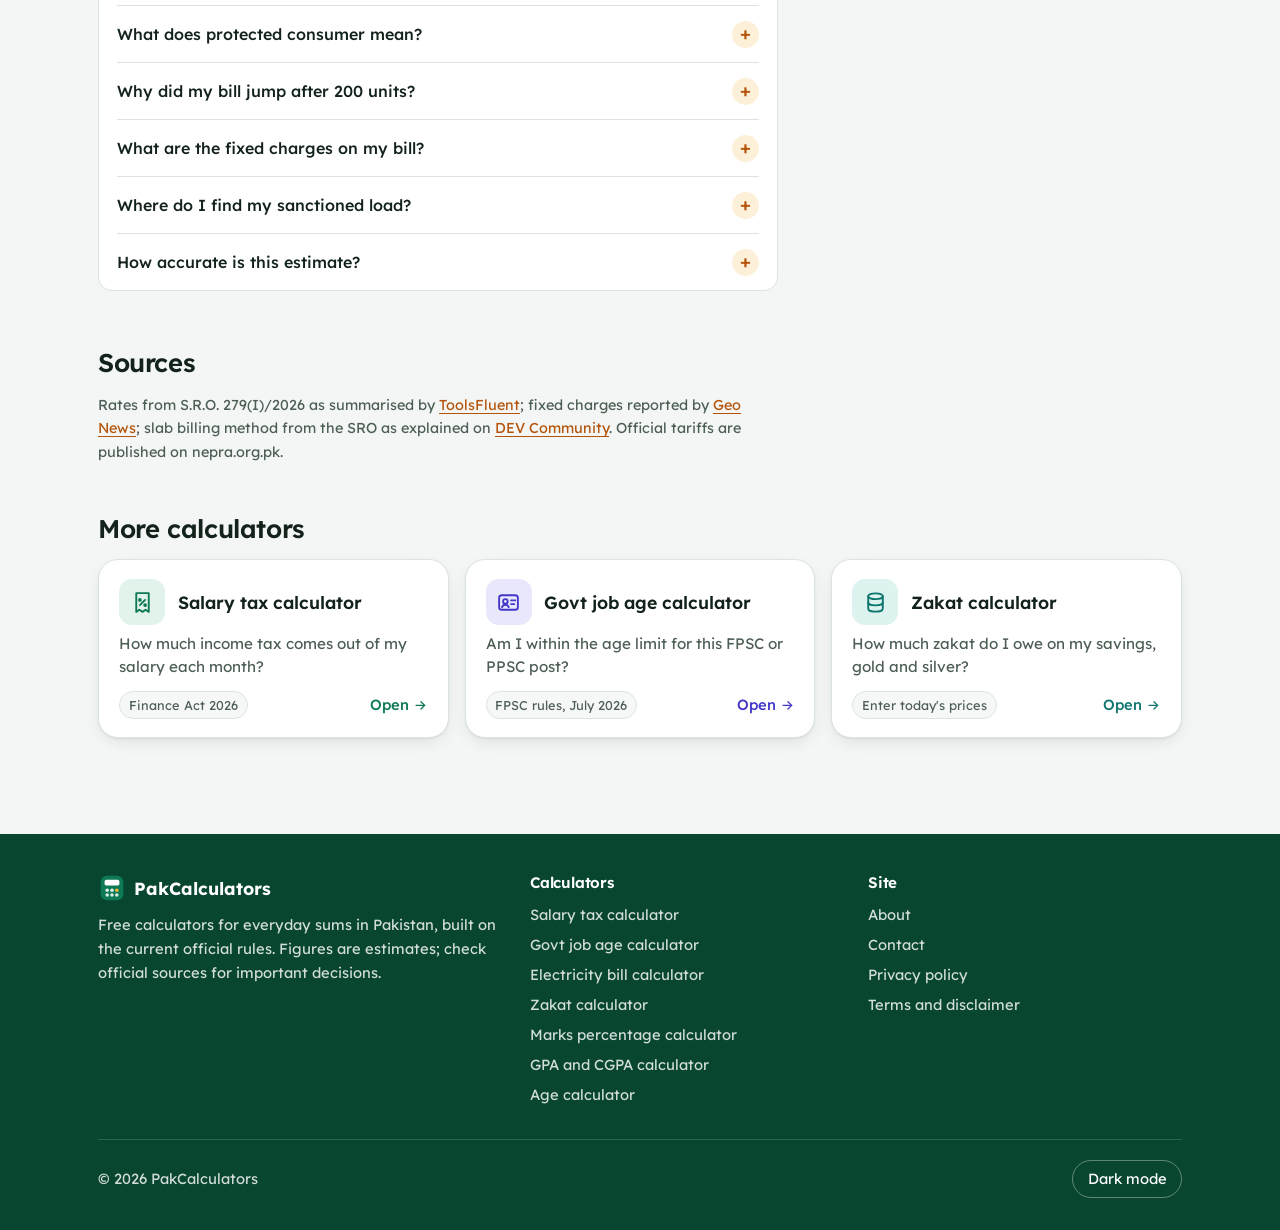
<file: electricity-bill-calculator/index.html>
<!DOCTYPE html>
<html lang="en">
<head>
<meta charset="UTF-8">
<meta name="viewport" content="width=device-width, initial-scale=1">
<title>Electricity Bill Calculator Pakistan 2026 (LESCO, IESCO, MEPCO &amp; All)</title>
<meta name="description" content="Estimate your electricity bill from the units used, with the current per-unit rates, fixed charges, FC surcharge and GST. Works for LESCO, IESCO, GEPCO, FESCO, MEPCO and all DISCOs.">
<link rel="canonical" href="https://pakcalculators.vercel.app/electricity-bill-calculator/">
<meta name="robots" content="index, follow">
<meta name="theme-color" content="#ffffff" media="(prefers-color-scheme: light)">
<meta name="theme-color" content="#16221c" media="(prefers-color-scheme: dark)">
<meta property="og:type" content="website">
<meta property="og:site_name" content="PakCalculators">
<meta property="og:title" content="Electricity Bill Calculator Pakistan 2026 (LESCO, IESCO, MEPCO &amp; All)">
<meta property="og:description" content="Estimate your electricity bill from the units used, with the current per-unit rates, fixed charges, FC surcharge and GST. Works for LESCO, IESCO, GEPCO, FESCO, MEPCO and all DISCOs.">
<meta property="og:url" content="https://pakcalculators.vercel.app/electricity-bill-calculator/">
<meta property="og:locale" content="en_PK">
<meta name="twitter:card" content="summary">
<link rel="icon" href="/favicon.svg" type="image/svg+xml">
<link rel="preconnect" href="https://fonts.googleapis.com">
<link rel="preconnect" href="https://fonts.gstatic.com" crossorigin>
<link rel="stylesheet" href="https://fonts.googleapis.com/css2?family=Lexend:wght@400;500;600;700&display=swap">
<link rel="stylesheet" href="/assets/style.css?v=4">
<script>try{var t=localStorage.getItem('hpk-theme');if(t)document.documentElement.setAttribute('data-theme',t)}catch(e){}</script>
<script type="application/ld+json">{"@context": "https://schema.org", "@graph": [{"@type": "WebApplication", "name": "Electricity bill calculator", "url": "https://pakcalculators.vercel.app/electricity-bill-calculator/", "description": "Estimate your electricity bill from the units used, with the current per-unit rates, fixed charges, FC surcharge and GST. Works for LESCO, IESCO, GEPCO, FESCO, MEPCO and all DISCOs.", "applicationCategory": "FinanceApplication", "operatingSystem": "Any", "inLanguage": "en-PK", "isAccessibleForFree": true, "offers": {"@type": "Offer", "price": "0", "priceCurrency": "PKR"}, "dateModified": "2026-11-02"}, {"@type": "BreadcrumbList", "itemListElement": [{"@type": "ListItem", "position": 1, "name": "Home", "item": "https://pakcalculators.vercel.app/"}, {"@type": "ListItem", "position": 2, "name": "Electricity bill", "item": "https://pakcalculators.vercel.app/electricity-bill-calculator/"}]}, {"@type": "FAQPage", "mainEntity": [{"@type": "Question", "name": "Are LESCO, IESCO and MEPCO rates different?", "acceptedAnswer": {"@type": "Answer", "text": "No. Household rates are set nationally by NEPRA, so LESCO, IESCO, GEPCO, FESCO, MEPCO, PESCO, HESCO, SEPCO, QESCO and TESCO all use the same per-unit rates. Monthly fuel adjustments can differ slightly, and K-Electric publishes its own adjustments."}}, {"@type": "Question", "name": "What does protected consumer mean?", "acceptedAnswer": {"@type": "Answer", "text": "A home that used 200 units or fewer in each of the last six months. Protected homes pay much lower rates. Using more than 200 units in any month removes the status for the next six months."}}, {"@type": "Question", "name": "Why did my bill jump after 200 units?", "acceptedAnswer": {"@type": "Answer", "text": "Above 200 units you are billed at non-protected rates, and all your units are charged at the slab rate your total falls in. One unit over 200 can more than double the bill."}}, {"@type": "Question", "name": "What are the fixed charges on my bill?", "acceptedAnswer": {"@type": "Answer", "text": "Since 2026, household bills include a monthly fixed charge per kW of sanctioned load, from Rs 200 to Rs 675 per kW depending on your slab. Lifeline homes pay none."}}, {"@type": "Question", "name": "Where do I find my sanctioned load?", "acceptedAnswer": {"@type": "Answer", "text": "It is printed near the top of your bill, usually as Sanctioned Load or Load (kW)."}}, {"@type": "Question", "name": "How accurate is this estimate?", "acceptedAnswer": {"@type": "Answer", "text": "It uses the notified rates and the standard taxes, so it should be close for the energy part of the bill. Items that change each month, like the fuel price adjustment, arrears and quarterly adjustments, will make your actual bill differ."}}]}]}</script>
</head>
<body data-tool="power">
<a class="skip-link" href="#main">Skip to content</a>
<header class="site-nav"><div class="wrap bar">
<a class="logo" href="/" aria-label="PakCalculators home"><svg viewBox="0 0 32 32" aria-hidden="true"><rect x="3" y="2" width="26" height="28" rx="7" fill="#0e7a55"/><rect x="7.5" y="6.5" width="17" height="6.5" rx="2" fill="#fff"/><circle cx="10.5" cy="18.5" r="2" fill="#fff" opacity=".85"/><circle cx="16" cy="18.5" r="2" fill="#fff" opacity=".85"/><circle cx="21.5" cy="18.5" r="2" fill="#f5b82e"/><circle cx="10.5" cy="24" r="2" fill="#fff" opacity=".85"/><circle cx="16" cy="24" r="2" fill="#fff" opacity=".85"/><circle cx="21.5" cy="24" r="2" fill="#fff" opacity=".85"/></svg><span><span class="pk">Pak</span>Calculators</span></a>
<nav class="nav-links" aria-label="Main"><a href="/" class="">Calculators</a><a href="/about/" class="hide-s">About</a><a href="/contact/" class="hide-xs">Contact</a></nav>
</div><nav class="chips" aria-label="Calculators"><div class="wrap"><a class="chip" data-tool="tax" href="/salary-tax-calculator/"><svg class="ico" viewBox="0 0 24 24" aria-hidden="true"><path d="M6 3h12v18l-3-2-3 2-3-2-3 2z"/><path d="M9.5 14.5l5-5"/><circle cx="9.5" cy="9.5" r=".9"/><circle cx="14.5" cy="14.5" r=".9"/></svg>Salary tax</a><a class="chip" data-tool="age-job" href="/govt-job-age-calculator/"><svg class="ico" viewBox="0 0 24 24" aria-hidden="true"><rect x="3" y="5" width="18" height="14" rx="2.5"/><circle cx="9" cy="11" r="2.2"/><path d="M5.8 16.5c.6-1.5 1.8-2.3 3.2-2.3s2.6.8 3.2 2.3"/><path d="M14.5 10h4M14.5 13.5h3"/></svg>Govt job age</a><a class="chip" data-tool="power" href="/electricity-bill-calculator/" aria-current="page"><svg class="ico" viewBox="0 0 24 24" aria-hidden="true"><path d="M13 2.5L4.5 13.5H11l-1 8 8.5-11H12z"/></svg>Electricity bill</a><a class="chip" data-tool="zakat" href="/zakat-calculator/"><svg class="ico" viewBox="0 0 24 24" aria-hidden="true"><ellipse cx="12" cy="6" rx="7" ry="2.8"/><path d="M5 6v6c0 1.6 3.1 2.8 7 2.8s7-1.2 7-2.8V6"/><path d="M5 12v6c0 1.6 3.1 2.8 7 2.8s7-1.2 7-2.8v-6"/></svg>Zakat</a><a class="chip" data-tool="marks" href="/percentage-calculator/"><svg class="ico" viewBox="0 0 24 24" aria-hidden="true"><path d="M18.5 5.5l-13 13"/><circle cx="7" cy="7" r="2.6"/><circle cx="17" cy="17" r="2.6"/></svg>Marks percentage</a><a class="chip" data-tool="gpa" href="/cgpa-calculator/"><svg class="ico" viewBox="0 0 24 24" aria-hidden="true"><path d="M2.5 9L12 4.5 21.5 9 12 13.5z"/><path d="M6.5 11v4.8c0 1.4 2.5 2.9 5.5 2.9s5.5-1.5 5.5-2.9V11"/><path d="M21.5 9v5"/></svg>GPA and CGPA</a><a class="chip" data-tool="age" href="/age-calculator/"><svg class="ico" viewBox="0 0 24 24" aria-hidden="true"><path d="M3.5 21h17"/><rect x="5" y="12" width="14" height="9" rx="1.8"/><path d="M5 16c1.2.9 2.3.9 3.5 0s2.3-.9 3.5 0 2.3.9 3.5 0 2.3-.9 3.5 0"/><path d="M12 12V8.5"/><path d="M12 6c.9-.8.9-1.8 0-2.8-.9 1-.9 2 0 2.8z"/></svg>Age</a></div></nav></header>
<main id="main" class="page">
<div class="tool-band"><div class="wrap">
<nav class="crumbs" aria-label="Breadcrumb"><a href="/">Home</a> / <span aria-current="page">Electricity bill</span></nav>
<header class="tool-head">
<span class="badge"><svg class="ico" viewBox="0 0 24 24" aria-hidden="true"><path d="M13 2.5L4.5 13.5H11l-1 8 8.5-11H12z"/></svg></span>
<h1>Electricity bill calculator</h1>
<p class="checked"><svg class="ico" viewBox="0 0 24 24" aria-hidden="true"><path d="M5 12.5l4.5 4.5L19 7.5"/></svg>Tariff checked 2 November 2026</p>
</header>
</div></div>
<div class="wrap">
<div class="calc">
<form id="calc-form" class="panel" novalidate autocomplete="off">
<div class="presets" role="group" aria-label="Try:"><span class="pl">Try:</span><button type="button" aria-pressed="false" data-fill="{&quot;units&quot;: &quot;100&quot;}">100 units</button><button type="button" aria-pressed="false" data-fill="{&quot;units&quot;: &quot;200&quot;}">200 units</button><button type="button" aria-pressed="false" data-fill="{&quot;units&quot;: &quot;300&quot;}">300 units</button><button type="button" aria-pressed="false" data-fill="{&quot;units&quot;: &quot;500&quot;}">500 units</button></div>
<div class="field"><label for="units">Units used this month</label><input id="units" type="number" inputmode="decimal" step="1" min="0" value="" placeholder="250"><span class="hint">Printed on your bill as units consumed</span></div><div class="field"><span class="label" id="type-l">Your consumer type</span><div class="seg" role="radiogroup" aria-labelledby="type-l"><label><input type="radio" name="type" value="non" checked><span>Non-protected</span></label><label><input type="radio" name="type" value="protected"><span>Protected</span></label><label><input type="radio" name="type" value="lifeline"><span>Lifeline</span></label></div></div><p class="hint" style="margin:-.5rem 0 .8rem">Protected: 200 units or fewer in each of the last 6 months. Lifeline: 100 units or fewer.</p><div class="row2"><div class="field"><label for="load">Sanctioned load (kW)</label><input id="load" type="number" inputmode="decimal" step="1" min="1" value="1" placeholder=""><span class="hint">On your bill; most homes have 1 to 5</span></div><div class="field"><label for="fpa">Fuel adjustment per unit (Rs)</label><input id="fpa" type="number" inputmode="decimal" step="0.01" min="-20" value="" placeholder="0"><span class="hint">Optional; minus for a refund</span></div></div><details class="more"><summary>More options: duty, PTV fee, non-filer tax</summary><label class="check"><input type="checkbox" id="duty" checked><span>Include electricity duty (1.5%)</span></label><label class="check"><input type="checkbox" id="tv"><span>Include PTV fee (Rs 35)</span></label><label class="check"><input type="checkbox" id="nonfiler"><span>I am not on FBR's Active Taxpayer List <span class="hint">Adds 7.5% income tax on bills above Rs 25,000.</span></span></label></details>
</form>
<aside class="slip" id="result" aria-live="polite"><p class="slip-title">Result</p><div class="slip-body"><p class="empty">Loading the calculator…</p></div></aside>
</div>
<div class="result-bar off" id="result-bar" hidden><div><span class="rb-k"></span><span class="rb-v"></span></div><a href="#result">See details</a></div>
<div class="article">
<p class="intro">Enter the units you used to estimate your home electricity bill, with the current slab rates, fixed charges and taxes. The same rates apply to LESCO, IESCO, GEPCO, FESCO, MEPCO, PESCO, HESCO and the other companies.</p>

<h2>Per-unit rates for homes</h2>
<p>NEPRA sets one national tariff for household electricity, so every distribution company bills homes at the same base rates. These are the rates notified in February 2026.</p>
<div class="table-wrap"><table><thead><tr><th>Units used in the month</th><th class=n>Non-protected (Rs/unit)</th><th class=n>Fixed charge (Rs/kW)</th></tr></thead><tbody><tr><td>1 to 100</td><td class=n>22.44</td><td class=n>275</td></tr><tr><td>101 to 200</td><td class=n>28.91</td><td class=n>300</td></tr><tr><td>201 to 300</td><td class=n>33.10</td><td class=n>350</td></tr><tr><td>301 to 400</td><td class=n>36.46</td><td class=n>400</td></tr><tr><td>401 to 500</td><td class=n>38.95</td><td class=n>500</td></tr><tr><td>501 to 600</td><td class=n>40.22</td><td class=n>675</td></tr><tr><td>601 to 700</td><td class=n>41.85</td><td class=n>675</td></tr><tr><td>Above 700</td><td class=n>47.20</td><td class=n>675</td></tr></tbody></table></div>
<div class="table-wrap"><table><thead><tr><th>Protected and lifeline homes</th><th class=n>Rs/unit</th><th class=n>Fixed charge (Rs/kW)</th></tr></thead><tbody><tr><td>Protected, 1 to 100 units</td><td class=n>10.54</td><td class=n>200</td></tr><tr><td>Protected, 101 to 200 units</td><td class=n>13.01</td><td class=n>300</td></tr><tr><td>Lifeline, up to 50 units</td><td class=n>3.95</td><td class=n>none</td></tr><tr><td>Lifeline, 51 to 100 units</td><td class=n>7.74</td><td class=n>none</td></tr></tbody></table></div>

<h2>How your bill is calculated</h2>
<p><strong>Non-protected homes</strong> pay one rate on every unit: the rate of the slab their total falls in. At 250 units, all 250 units are charged at Rs 33.10.</p>
<p><strong>Protected homes</strong> get the benefit of the lower slab. At 150 units, the first 100 units are charged at Rs 10.54 and the other 50 at Rs 13.01.</p>
<p>On top of the energy charge, the bill adds:</p>
<ul>
<li><strong>Fixed charges</strong>, multiplied by your sanctioned load in kW. These were introduced for homes in 2026.</li>
<li><strong>Financing cost (FC) surcharge</strong>: Rs 3.23 per unit, or Rs 1.43 per unit for protected homes.</li>
<li><strong>Fuel price adjustment (FPA)</strong>: changes every month and can be a charge or a refund. Enter it if you know this month's figure.</li>
<li><strong>Electricity duty</strong>: a provincial levy of about 1.5%. Some provinces have stopped charging it, so untick it if your bill shows none.</li>
<li><strong>GST of 18%</strong> on the charges above.</li>
<li><strong>Income tax</strong> of 7.5% if the bill is above Rs 25,000 and you are not on the Active Taxpayer List.</li>
</ul>

<h2>The 200-unit line</h2>
<p>Crossing 200 units costs a protected home far more than one extra unit. At 200 units a protected home with 2 kW load pays about Rs 3,866. At 201 units the whole bill moves to the non-protected 201 to 300 slab and comes to about Rs 9,561, and the home loses protected status for the next six months. The calculator warns you when you are just above a slab line and shows how much you would save by staying below it.</p>

<h2>Example bills</h2>
<p>For a home with 2 kW sanctioned load, including electricity duty and GST, with no fuel adjustment:</p>
<div class="table-wrap"><table><thead><tr><th class=n>Units</th><th>Type</th><th class=n>Estimated bill</th></tr></thead><tbody><tr><td class=n>100</td><td>Protected</td><td class=n>Rs 1,903</td></tr><tr><td class=n>200</td><td>Protected</td><td class=n>Rs 3,866</td></tr><tr><td class=n>200</td><td>Non-protected</td><td class=n>Rs 8,395</td></tr><tr><td class=n>201</td><td>Non-protected</td><td class=n>Rs 9,561</td></tr><tr><td class=n>300</td><td>Non-protected</td><td class=n>Rs 13,863</td></tr><tr><td class=n>301</td><td>Non-protected</td><td class=n>Rs 15,235</td></tr><tr><td class=n>500</td><td>Non-protected</td><td class=n>Rs 26,411</td></tr></tbody></table></div>
<p>Your real bill can differ because of the monthly fuel adjustment, quarterly adjustments, arrears, and any provincial charges. Use this as a guide to the size of the bill and the effect of using fewer units.</p>

<h2 id="faq">Questions people ask</h2><div class="faq">
<details><summary>Are LESCO, IESCO and MEPCO rates different?</summary><div><p>No. Household rates are set nationally by NEPRA, so LESCO, IESCO, GEPCO, FESCO, MEPCO, PESCO, HESCO, SEPCO, QESCO and TESCO all use the same per-unit rates. Monthly fuel adjustments can differ slightly, and K-Electric publishes its own adjustments.</p></div></details>
<details><summary>What does protected consumer mean?</summary><div><p>A home that used 200 units or fewer in each of the last six months. Protected homes pay much lower rates. Using more than 200 units in any month removes the status for the next six months.</p></div></details>
<details><summary>Why did my bill jump after 200 units?</summary><div><p>Above 200 units you are billed at non-protected rates, and all your units are charged at the slab rate your total falls in. One unit over 200 can more than double the bill.</p></div></details>
<details><summary>What are the fixed charges on my bill?</summary><div><p>Since 2026, household bills include a monthly fixed charge per kW of sanctioned load, from Rs 200 to Rs 675 per kW depending on your slab. Lifeline homes pay none.</p></div></details>
<details><summary>Where do I find my sanctioned load?</summary><div><p>It is printed near the top of your bill, usually as Sanctioned Load or Load (kW).</p></div></details>
<details><summary>How accurate is this estimate?</summary><div><p>It uses the notified rates and the standard taxes, so it should be close for the energy part of the bill. Items that change each month, like the fuel price adjustment, arrears and quarterly adjustments, will make your actual bill differ.</p></div></details>
</div>
<h2>Sources</h2>
<p class="sources">Rates from S.R.O. 279(I)/2026 as summarised by <a href="https://www.toolsfluent.com/blog/electricity-slab-rates-pakistan-2026" rel="nofollow">ToolsFluent</a>; fixed charges reported by <a href="https://www.geo.tv/latest/650317-nepra-imposes-fixed-charges-on-consumers-using-up-to-300-units" rel="nofollow">Geo News</a>; slab billing method from the SRO as explained on <a href="https://dev.to/lowkeybuilds/the-201st-unit-modelling-pakistans-2026-electricity-slab-tariff-from-a-scanned-sro-32ha" rel="nofollow">DEV Community</a>. Official tariffs are published on nepra.org.pk.</p>
</div>
<section class="related"><h2>More calculators</h2><ul class="cards c3"><li data-tool="tax" data-find="salary tax salary tax calculator for 2026-27 how much income tax comes out of my salary each month? income tax fbr salary slab 2026 2027 budget payroll"><a class="card" href="/salary-tax-calculator/"><span class="top"><span class="ic"><svg class="ico" viewBox="0 0 24 24" aria-hidden="true"><path d="M6 3h12v18l-3-2-3 2-3-2-3 2z"/><path d="M9.5 14.5l5-5"/><circle cx="9.5" cy="9.5" r=".9"/><circle cx="14.5" cy="14.5" r=".9"/></svg></span><span class="name">Salary tax calculator</span></span><span class="q">How much income tax comes out of my salary each month?</span><span class="foot"><span class="when">Finance Act 2026</span><span class="go">Open <svg class="ico" viewBox="0 0 24 24" aria-hidden="true"><path d="M5 12h14"/><path d="M13 6l6 6-6 6"/></svg></span></span></a></li><li data-tool="age-job" data-find="govt job age government job age calculator am i within the age limit for this fpsc or ppsc post? fpsc ppsc age limit relaxation eligibility government job"><a class="card" href="/govt-job-age-calculator/"><span class="top"><span class="ic"><svg class="ico" viewBox="0 0 24 24" aria-hidden="true"><rect x="3" y="5" width="18" height="14" rx="2.5"/><circle cx="9" cy="11" r="2.2"/><path d="M5.8 16.5c.6-1.5 1.8-2.3 3.2-2.3s2.6.8 3.2 2.3"/><path d="M14.5 10h4M14.5 13.5h3"/></svg></span><span class="name">Govt job age calculator</span></span><span class="q">Am I within the age limit for this FPSC or PPSC post?</span><span class="foot"><span class="when">FPSC rules, July 2026</span><span class="go">Open <svg class="ico" viewBox="0 0 24 24" aria-hidden="true"><path d="M5 12h14"/><path d="M13 6l6 6-6 6"/></svg></span></span></a></li><li data-tool="zakat" data-find="zakat zakat calculator how much zakat do i owe on my savings, gold and silver? nisab gold silver tola ramadan"><a class="card" href="/zakat-calculator/"><span class="top"><span class="ic"><svg class="ico" viewBox="0 0 24 24" aria-hidden="true"><ellipse cx="12" cy="6" rx="7" ry="2.8"/><path d="M5 6v6c0 1.6 3.1 2.8 7 2.8s7-1.2 7-2.8V6"/><path d="M5 12v6c0 1.6 3.1 2.8 7 2.8s7-1.2 7-2.8v-6"/></svg></span><span class="name">Zakat calculator</span></span><span class="q">How much zakat do I owe on my savings, gold and silver?</span><span class="foot"><span class="when">Enter today's prices</span><span class="go">Open <svg class="ico" viewBox="0 0 24 24" aria-hidden="true"><path d="M5 12h14"/><path d="M13 6l6 6-6 6"/></svg></span></span></a></li></ul></section>
</div></main>
<footer class="site-foot"><div class="wrap">
<div class="cols">
<div><span class="brand"><svg viewBox="0 0 32 32" aria-hidden="true"><rect x="3" y="2" width="26" height="28" rx="7" fill="#0e7a55"/><rect x="7.5" y="6.5" width="17" height="6.5" rx="2" fill="#fff"/><circle cx="10.5" cy="18.5" r="2" fill="#fff" opacity=".85"/><circle cx="16" cy="18.5" r="2" fill="#fff" opacity=".85"/><circle cx="21.5" cy="18.5" r="2" fill="#f5b82e"/><circle cx="10.5" cy="24" r="2" fill="#fff" opacity=".85"/><circle cx="16" cy="24" r="2" fill="#fff" opacity=".85"/><circle cx="21.5" cy="24" r="2" fill="#fff" opacity=".85"/></svg>PakCalculators</span><p>Free calculators for everyday sums in Pakistan, built on the current official rules. Figures are estimates; check official sources for important decisions.</p></div>
<nav aria-label="Calculators"><h2>Calculators</h2><ul><li><a href="/salary-tax-calculator/">Salary tax calculator</a></li><li><a href="/govt-job-age-calculator/">Govt job age calculator</a></li><li><a href="/electricity-bill-calculator/">Electricity bill calculator</a></li><li><a href="/zakat-calculator/">Zakat calculator</a></li><li><a href="/percentage-calculator/">Marks percentage calculator</a></li><li><a href="/cgpa-calculator/">GPA and CGPA calculator</a></li><li><a href="/age-calculator/">Age calculator</a></li></ul></nav>
<nav aria-label="Site"><h2>Site</h2><ul><li><a href="/about/">About</a></li><li><a href="/contact/">Contact</a></li><li><a href="/privacy-policy/">Privacy policy</a></li><li><a href="/terms/">Terms and disclaimer</a></li></ul></nav>
</div>
<div class="legal"><p>© 2026 PakCalculators</p><button type="button" class="theme-toggle" id="theme-toggle">Dark mode</button></div>
</div></footer>
<script src="/assets/common.js?v=4" defer></script><script src="/assets/tools/electricity.js?v=4" defer></script>
</body>
</html>
</file>
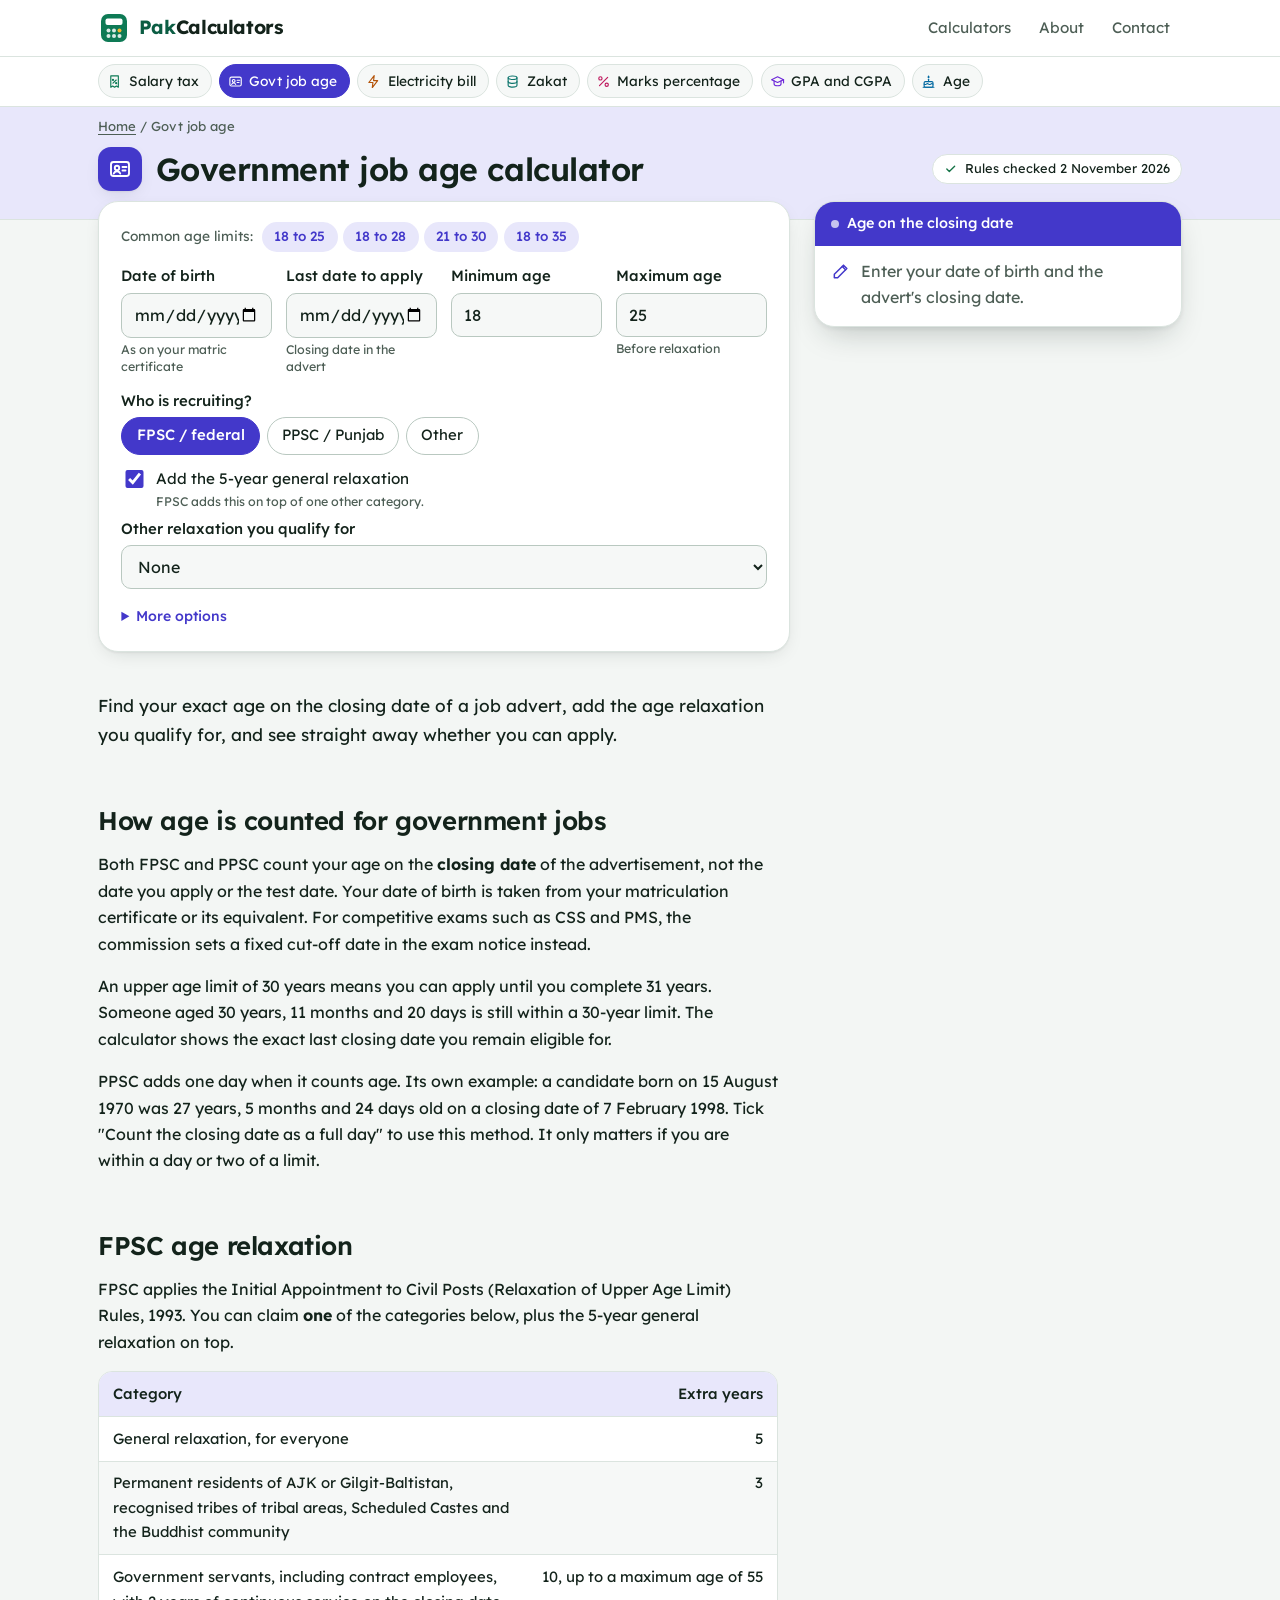
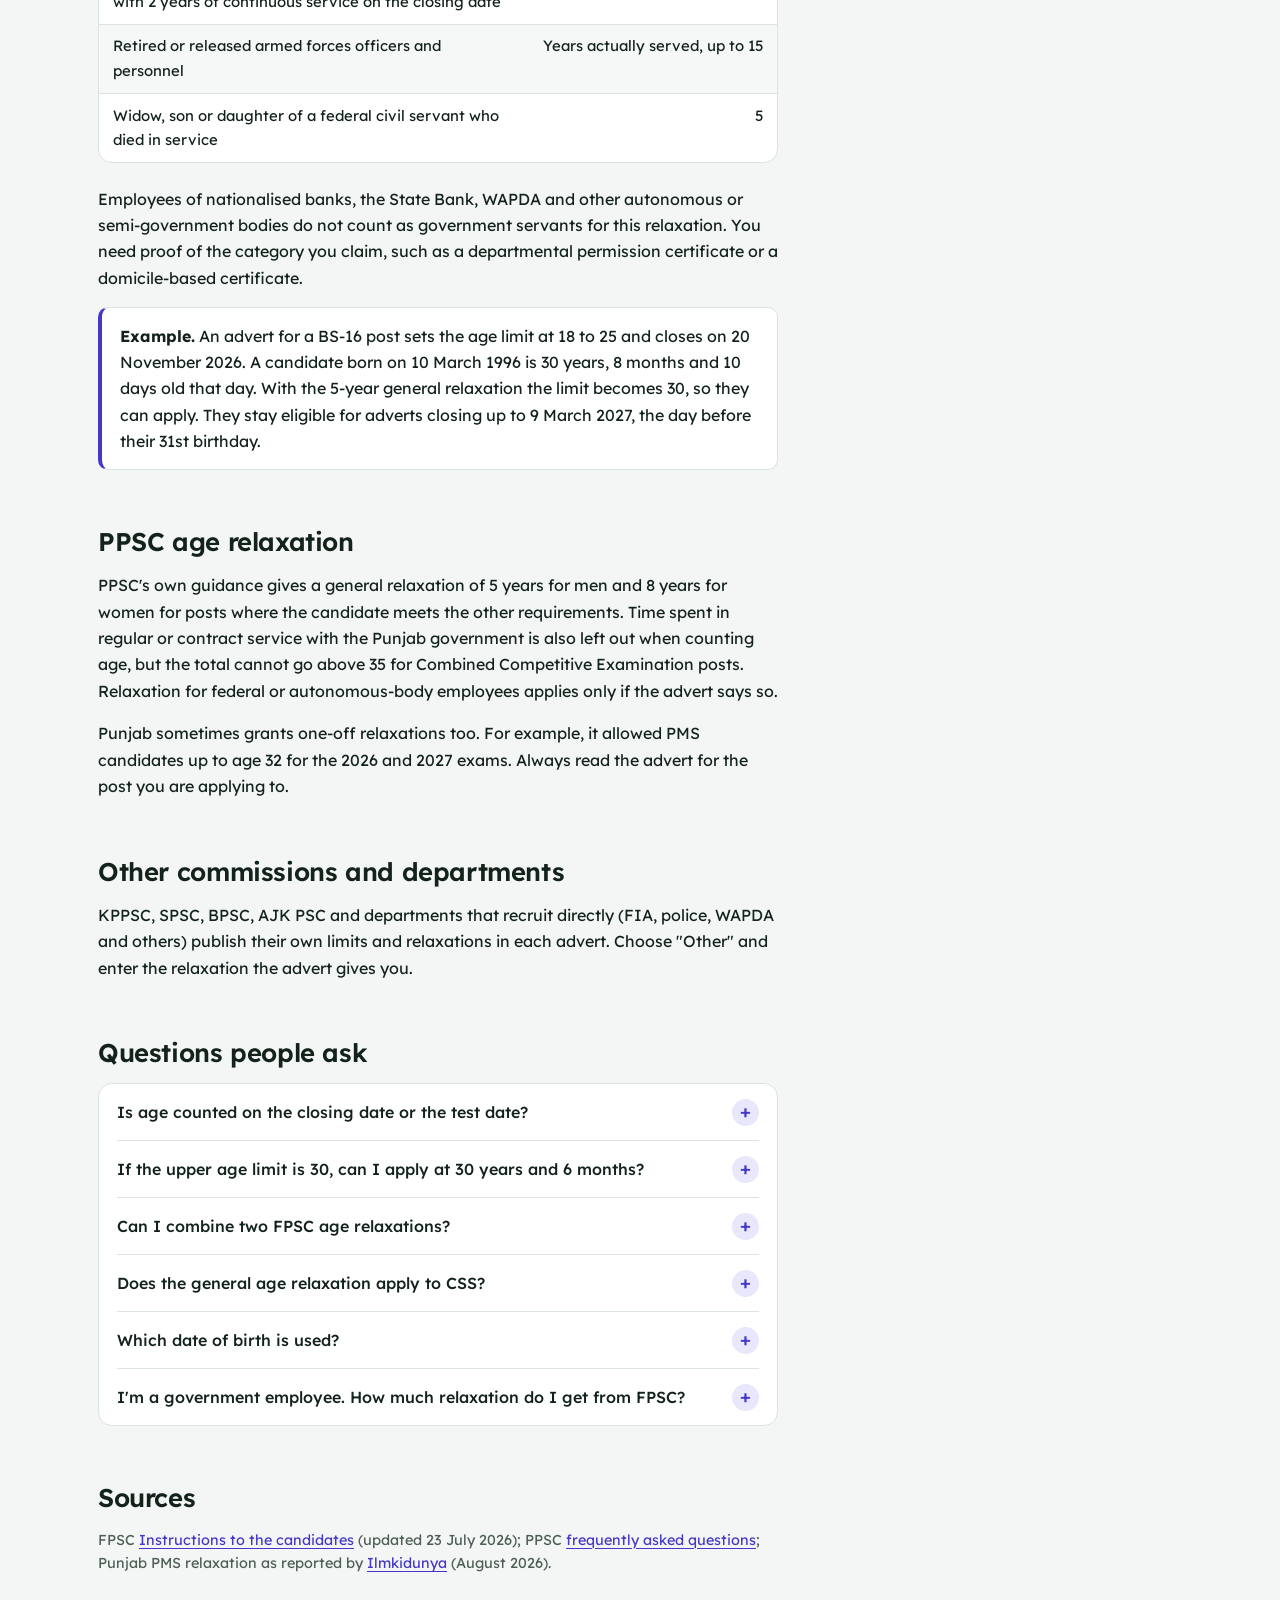
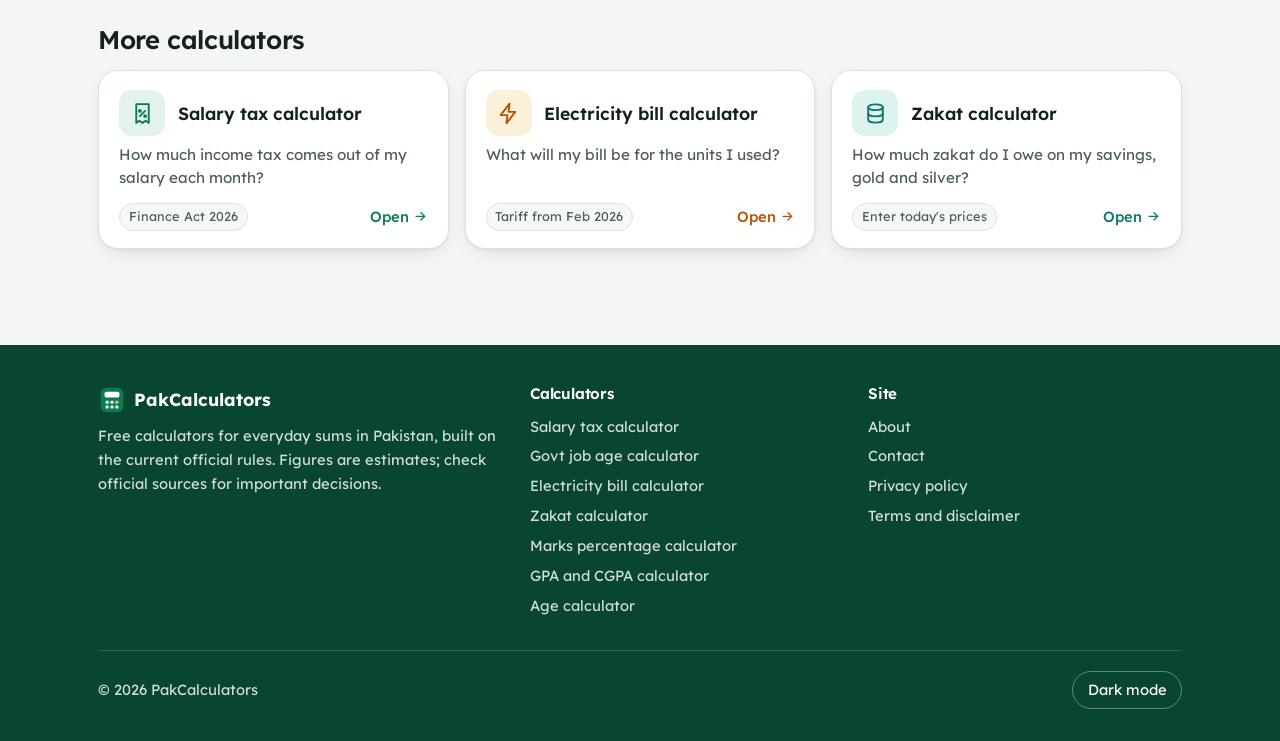
<file: govt-job-age-calculator/index.html>
<!DOCTYPE html>
<html lang="en">
<head>
<meta charset="UTF-8">
<meta name="viewport" content="width=device-width, initial-scale=1">
<title>Age Calculator for Govt Jobs with FPSC &amp; PPSC Age Relaxation</title>
<meta name="description" content="Check your exact age on a job advert&#x27;s closing date and whether you are within the limit after FPSC or PPSC age relaxation. Shows the last date you stay eligible.">
<link rel="canonical" href="https://pakcalculators.vercel.app/govt-job-age-calculator/">
<meta name="robots" content="index, follow">
<meta name="theme-color" content="#ffffff" media="(prefers-color-scheme: light)">
<meta name="theme-color" content="#16221c" media="(prefers-color-scheme: dark)">
<meta property="og:type" content="website">
<meta property="og:site_name" content="PakCalculators">
<meta property="og:title" content="Age Calculator for Govt Jobs with FPSC &amp; PPSC Age Relaxation">
<meta property="og:description" content="Check your exact age on a job advert&#x27;s closing date and whether you are within the limit after FPSC or PPSC age relaxation. Shows the last date you stay eligible.">
<meta property="og:url" content="https://pakcalculators.vercel.app/govt-job-age-calculator/">
<meta property="og:locale" content="en_PK">
<meta name="twitter:card" content="summary">
<link rel="icon" href="/favicon.svg" type="image/svg+xml">
<link rel="preconnect" href="https://fonts.googleapis.com">
<link rel="preconnect" href="https://fonts.gstatic.com" crossorigin>
<link rel="stylesheet" href="https://fonts.googleapis.com/css2?family=Lexend:wght@400;500;600;700&display=swap">
<link rel="stylesheet" href="/assets/style.css?v=4">
<script>try{var t=localStorage.getItem('hpk-theme');if(t)document.documentElement.setAttribute('data-theme',t)}catch(e){}</script>
<script type="application/ld+json">{"@context": "https://schema.org", "@graph": [{"@type": "WebApplication", "name": "Government job age calculator", "url": "https://pakcalculators.vercel.app/govt-job-age-calculator/", "description": "Check your exact age on a job advert's closing date and whether you are within the limit after FPSC or PPSC age relaxation. Shows the last date you stay eligible.", "applicationCategory": "UtilitiesApplication", "operatingSystem": "Any", "inLanguage": "en-PK", "isAccessibleForFree": true, "offers": {"@type": "Offer", "price": "0", "priceCurrency": "PKR"}, "dateModified": "2026-11-02"}, {"@type": "BreadcrumbList", "itemListElement": [{"@type": "ListItem", "position": 1, "name": "Home", "item": "https://pakcalculators.vercel.app/"}, {"@type": "ListItem", "position": 2, "name": "Govt job age", "item": "https://pakcalculators.vercel.app/govt-job-age-calculator/"}]}, {"@type": "FAQPage", "mainEntity": [{"@type": "Question", "name": "Is age counted on the closing date or the test date?", "acceptedAnswer": {"@type": "Answer", "text": "On the closing date of the advertisement for FPSC and PPSC posts. Competitive exams like CSS and PMS use a fixed cut-off date stated in the exam notice."}}, {"@type": "Question", "name": "If the upper age limit is 30, can I apply at 30 years and 6 months?", "acceptedAnswer": {"@type": "Answer", "text": "Yes. You stay within a 30-year limit until you complete 31 years. The calculator shows the exact last closing date you can apply for."}}, {"@type": "Question", "name": "Can I combine two FPSC age relaxations?", "acceptedAnswer": {"@type": "Answer", "text": "You can combine the 5-year general relaxation with one other category. If you qualify for two other categories, such as government service and AJK domicile, you get the larger one only."}}, {"@type": "Question", "name": "Does the general age relaxation apply to CSS?", "acceptedAnswer": {"@type": "Answer", "text": "CSS has its own age rules in the annual CSS notice, so check that notice rather than the general recruitment rules."}}, {"@type": "Question", "name": "Which date of birth is used?", "acceptedAnswer": {"@type": "Answer", "text": "The one on your matriculation (SSC) or O-Level certificate. If that certificate has no date of birth, commissions accept a school leaving certificate with a birth certificate or CNIC."}}, {"@type": "Question", "name": "I'm a government employee. How much relaxation do I get from FPSC?", "acceptedAnswer": {"@type": "Answer", "text": "Up to 10 years, as long as your total age stays at or below 55 and you have 2 years of continuous government service on the closing date. The 5-year general relaxation is added on top, still within the 55 cap."}}]}]}</script>
</head>
<body data-tool="age-job">
<a class="skip-link" href="#main">Skip to content</a>
<header class="site-nav"><div class="wrap bar">
<a class="logo" href="/" aria-label="PakCalculators home"><svg viewBox="0 0 32 32" aria-hidden="true"><rect x="3" y="2" width="26" height="28" rx="7" fill="#0e7a55"/><rect x="7.5" y="6.5" width="17" height="6.5" rx="2" fill="#fff"/><circle cx="10.5" cy="18.5" r="2" fill="#fff" opacity=".85"/><circle cx="16" cy="18.5" r="2" fill="#fff" opacity=".85"/><circle cx="21.5" cy="18.5" r="2" fill="#f5b82e"/><circle cx="10.5" cy="24" r="2" fill="#fff" opacity=".85"/><circle cx="16" cy="24" r="2" fill="#fff" opacity=".85"/><circle cx="21.5" cy="24" r="2" fill="#fff" opacity=".85"/></svg><span><span class="pk">Pak</span>Calculators</span></a>
<nav class="nav-links" aria-label="Main"><a href="/" class="">Calculators</a><a href="/about/" class="hide-s">About</a><a href="/contact/" class="hide-xs">Contact</a></nav>
</div><nav class="chips" aria-label="Calculators"><div class="wrap"><a class="chip" data-tool="tax" href="/salary-tax-calculator/"><svg class="ico" viewBox="0 0 24 24" aria-hidden="true"><path d="M6 3h12v18l-3-2-3 2-3-2-3 2z"/><path d="M9.5 14.5l5-5"/><circle cx="9.5" cy="9.5" r=".9"/><circle cx="14.5" cy="14.5" r=".9"/></svg>Salary tax</a><a class="chip" data-tool="age-job" href="/govt-job-age-calculator/" aria-current="page"><svg class="ico" viewBox="0 0 24 24" aria-hidden="true"><rect x="3" y="5" width="18" height="14" rx="2.5"/><circle cx="9" cy="11" r="2.2"/><path d="M5.8 16.5c.6-1.5 1.8-2.3 3.2-2.3s2.6.8 3.2 2.3"/><path d="M14.5 10h4M14.5 13.5h3"/></svg>Govt job age</a><a class="chip" data-tool="power" href="/electricity-bill-calculator/"><svg class="ico" viewBox="0 0 24 24" aria-hidden="true"><path d="M13 2.5L4.5 13.5H11l-1 8 8.5-11H12z"/></svg>Electricity bill</a><a class="chip" data-tool="zakat" href="/zakat-calculator/"><svg class="ico" viewBox="0 0 24 24" aria-hidden="true"><ellipse cx="12" cy="6" rx="7" ry="2.8"/><path d="M5 6v6c0 1.6 3.1 2.8 7 2.8s7-1.2 7-2.8V6"/><path d="M5 12v6c0 1.6 3.1 2.8 7 2.8s7-1.2 7-2.8v-6"/></svg>Zakat</a><a class="chip" data-tool="marks" href="/percentage-calculator/"><svg class="ico" viewBox="0 0 24 24" aria-hidden="true"><path d="M18.5 5.5l-13 13"/><circle cx="7" cy="7" r="2.6"/><circle cx="17" cy="17" r="2.6"/></svg>Marks percentage</a><a class="chip" data-tool="gpa" href="/cgpa-calculator/"><svg class="ico" viewBox="0 0 24 24" aria-hidden="true"><path d="M2.5 9L12 4.5 21.5 9 12 13.5z"/><path d="M6.5 11v4.8c0 1.4 2.5 2.9 5.5 2.9s5.5-1.5 5.5-2.9V11"/><path d="M21.5 9v5"/></svg>GPA and CGPA</a><a class="chip" data-tool="age" href="/age-calculator/"><svg class="ico" viewBox="0 0 24 24" aria-hidden="true"><path d="M3.5 21h17"/><rect x="5" y="12" width="14" height="9" rx="1.8"/><path d="M5 16c1.2.9 2.3.9 3.5 0s2.3-.9 3.5 0 2.3.9 3.5 0 2.3-.9 3.5 0"/><path d="M12 12V8.5"/><path d="M12 6c.9-.8.9-1.8 0-2.8-.9 1-.9 2 0 2.8z"/></svg>Age</a></div></nav></header>
<main id="main" class="page">
<div class="tool-band"><div class="wrap">
<nav class="crumbs" aria-label="Breadcrumb"><a href="/">Home</a> / <span aria-current="page">Govt job age</span></nav>
<header class="tool-head">
<span class="badge"><svg class="ico" viewBox="0 0 24 24" aria-hidden="true"><rect x="3" y="5" width="18" height="14" rx="2.5"/><circle cx="9" cy="11" r="2.2"/><path d="M5.8 16.5c.6-1.5 1.8-2.3 3.2-2.3s2.6.8 3.2 2.3"/><path d="M14.5 10h4M14.5 13.5h3"/></svg></span>
<h1>Government job age calculator</h1>
<p class="checked"><svg class="ico" viewBox="0 0 24 24" aria-hidden="true"><path d="M5 12.5l4.5 4.5L19 7.5"/></svg>Rules checked 2 November 2026</p>
</header>
</div></div>
<div class="wrap">
<div class="calc">
<form id="calc-form" class="panel" novalidate autocomplete="off">
<div class="presets" role="group" aria-label="Common age limits:"><span class="pl">Common age limits:</span><button type="button" aria-pressed="false" data-fill="{&quot;min-age&quot;: &quot;18&quot;, &quot;max-age&quot;: &quot;25&quot;}">18 to 25</button><button type="button" aria-pressed="false" data-fill="{&quot;min-age&quot;: &quot;18&quot;, &quot;max-age&quot;: &quot;28&quot;}">18 to 28</button><button type="button" aria-pressed="false" data-fill="{&quot;min-age&quot;: &quot;21&quot;, &quot;max-age&quot;: &quot;30&quot;}">21 to 30</button><button type="button" aria-pressed="false" data-fill="{&quot;min-age&quot;: &quot;18&quot;, &quot;max-age&quot;: &quot;35&quot;}">18 to 35</button></div>
<div class="grid-auto"><div class="field"><label for="dob">Date of birth</label><input id="dob" type="date"><span class="hint">As on your matric certificate</span></div><div class="field"><label for="closing">Last date to apply</label><input id="closing" type="date"><span class="hint">Closing date in the advert</span></div><div class="field"><label for="min-age">Minimum age</label><input id="min-age" type="number" inputmode="decimal" step="1" min="0" value="18" placeholder=""></div><div class="field"><label for="max-age">Maximum age</label><input id="max-age" type="number" inputmode="decimal" step="1" min="0" value="25" placeholder=""><span class="hint">Before relaxation</span></div></div><div class="field"><span class="label" id="commission-l">Who is recruiting?</span><div class="seg" role="radiogroup" aria-labelledby="commission-l"><label><input type="radio" name="commission" value="fpsc" checked><span>FPSC / federal</span></label><label><input type="radio" name="commission" value="ppsc"><span>PPSC / Punjab</span></label><label><input type="radio" name="commission" value="other"><span>Other</span></label></div></div><div id="fpsc-opts">
<label class="check"><input type="checkbox" id="general" checked><span>Add the 5-year general relaxation <span class="hint">FPSC adds this on top of one other category.</span></span></label>
<div class="field"><label for="category">Other relaxation you qualify for</label>
<select id="category">
<option value="none">None</option>
<option value="area">AJK, Gilgit-Baltistan, tribal areas, Scheduled Caste or Buddhist (3 years)</option>
<option value="govt">Government servant with 2+ years service (10 years, up to 55)</option>
<option value="armed">Retired or released armed forces (years served, up to 15)</option>
<option value="deceased">Widow or child of a federal employee who died in service (5 years)</option>
</select></div>
<div id="served-field" hidden><div class="field"><label for="served">Years served in the armed forces</label><input id="served" type="number" inputmode="decimal" step="1" min="0" value="0" placeholder=""></div></div>
</div>
<div id="ppsc-opts" hidden>
<label class="check"><input type="checkbox" id="general-p" checked><span>Add the PPSC general relaxation <span class="hint">5 years for men, 8 years for women, unless the advert says otherwise.</span></span></label>
<div class="field"><span class="label" id="gender-l">You are</span><div class="seg" role="radiogroup" aria-labelledby="gender-l"><label><input type="radio" name="gender" value="m" checked><span>Male</span></label><label><input type="radio" name="gender" value="f"><span>Female</span></label></div></div><div class="field"><label for="pb-service">Punjab government service to exclude (years)</label><input id="pb-service" type="number" inputmode="decimal" step="0.5" min="0" value="0" placeholder=""><span class="hint">Regular or contract service with the Punjab government is not counted in your age.</span></div>
</div>
<div id="other-opts" hidden><div class="field"><label for="custom-relax">Relaxation stated in the advert (years)</label><input id="custom-relax" type="number" inputmode="decimal" step="1" min="0" value="0" placeholder=""><span class="hint">Add any relaxation the advert gives you.</span></div></div>
<details class="more"><summary>More options</summary>
<label class="check"><input type="checkbox" id="inclusive"><span>Count the closing date as a full day <span class="hint">PPSC adds one day when it counts age. Switches on automatically for PPSC.</span></span></label>
</details>

</form>
<aside class="slip" id="result" aria-live="polite"><p class="slip-title">Result</p><div class="slip-body"><p class="empty">Loading the calculator…</p></div></aside>
</div>
<div class="result-bar off" id="result-bar" hidden><div><span class="rb-k"></span><span class="rb-v"></span></div><a href="#result">See details</a></div>
<div class="article">
<p class="intro">Find your exact age on the closing date of a job advert, add the age relaxation you qualify for, and see straight away whether you can apply.</p>

<h2>How age is counted for government jobs</h2>
<p>Both FPSC and PPSC count your age on the <strong>closing date</strong> of the advertisement, not the date you apply or the test date. Your date of birth is taken from your matriculation certificate or its equivalent. For competitive exams such as CSS and PMS, the commission sets a fixed cut-off date in the exam notice instead.</p>
<p>An upper age limit of 30 years means you can apply until you complete 31 years. Someone aged 30 years, 11 months and 20 days is still within a 30-year limit. The calculator shows the exact last closing date you remain eligible for.</p>
<p>PPSC adds one day when it counts age. Its own example: a candidate born on 15 August 1970 was 27 years, 5 months and 24 days old on a closing date of 7 February 1998. Tick "Count the closing date as a full day" to use this method. It only matters if you are within a day or two of a limit.</p>

<h2>FPSC age relaxation</h2>
<p>FPSC applies the Initial Appointment to Civil Posts (Relaxation of Upper Age Limit) Rules, 1993. You can claim <strong>one</strong> of the categories below, plus the 5-year general relaxation on top.</p>
<div class="table-wrap"><table><thead><tr><th>Category</th><th class=n>Extra years</th></tr></thead><tbody><tr><td>General relaxation, for everyone</td><td class=n>5</td></tr><tr><td>Permanent residents of AJK or Gilgit-Baltistan, recognised tribes of tribal areas, Scheduled Castes and the Buddhist community</td><td class=n>3</td></tr><tr><td>Government servants, including contract employees, with 2 years of continuous service on the closing date</td><td class=n>10, up to a maximum age of 55</td></tr><tr><td>Retired or released armed forces officers and personnel</td><td class=n>Years actually served, up to 15</td></tr><tr><td>Widow, son or daughter of a federal civil servant who died in service</td><td class=n>5</td></tr></tbody></table></div>
<p>Employees of nationalised banks, the State Bank, WAPDA and other autonomous or semi-government bodies do not count as government servants for this relaxation. You need proof of the category you claim, such as a departmental permission certificate or a domicile-based certificate.</p>
<div class="example"><p><strong>Example.</strong> An advert for a BS-16 post sets the age limit at 18 to 25 and closes on 20 November 2026. A candidate born on 10 March 1996 is 30 years, 8 months and 10 days old that day. With the 5-year general relaxation the limit becomes 30, so they can apply. They stay eligible for adverts closing up to 9 March 2027, the day before their 31st birthday.</p></div>

<h2>PPSC age relaxation</h2>
<p>PPSC's own guidance gives a general relaxation of 5 years for men and 8 years for women for posts where the candidate meets the other requirements. Time spent in regular or contract service with the Punjab government is also left out when counting age, but the total cannot go above 35 for Combined Competitive Examination posts. Relaxation for federal or autonomous-body employees applies only if the advert says so.</p>
<p>Punjab sometimes grants one-off relaxations too. For example, it allowed PMS candidates up to age 32 for the 2026 and 2027 exams. Always read the advert for the post you are applying to.</p>

<h2>Other commissions and departments</h2>
<p>KPPSC, SPSC, BPSC, AJK PSC and departments that recruit directly (FIA, police, WAPDA and others) publish their own limits and relaxations in each advert. Choose "Other" and enter the relaxation the advert gives you.</p>

<h2 id="faq">Questions people ask</h2><div class="faq">
<details><summary>Is age counted on the closing date or the test date?</summary><div><p>On the closing date of the advertisement for FPSC and PPSC posts. Competitive exams like CSS and PMS use a fixed cut-off date stated in the exam notice.</p></div></details>
<details><summary>If the upper age limit is 30, can I apply at 30 years and 6 months?</summary><div><p>Yes. You stay within a 30-year limit until you complete 31 years. The calculator shows the exact last closing date you can apply for.</p></div></details>
<details><summary>Can I combine two FPSC age relaxations?</summary><div><p>You can combine the 5-year general relaxation with one other category. If you qualify for two other categories, such as government service and AJK domicile, you get the larger one only.</p></div></details>
<details><summary>Does the general age relaxation apply to CSS?</summary><div><p>CSS has its own age rules in the annual CSS notice, so check that notice rather than the general recruitment rules.</p></div></details>
<details><summary>Which date of birth is used?</summary><div><p>The one on your matriculation (SSC) or O-Level certificate. If that certificate has no date of birth, commissions accept a school leaving certificate with a birth certificate or CNIC.</p></div></details>
<details><summary>I'm a government employee. How much relaxation do I get from FPSC?</summary><div><p>Up to 10 years, as long as your total age stays at or below 55 and you have 2 years of continuous government service on the closing date. The 5-year general relaxation is added on top, still within the 55 cap.</p></div></details>
</div>
<h2>Sources</h2>
<p class="sources">FPSC <a href="https://fpsc.gov.pk/uploads/content/1785140430996_Instructions_to_the_candidates_-_updated_on_23.7.2026.pdf" rel="nofollow">Instructions to the candidates</a> (updated 23 July 2026); PPSC <a href="https://ppsc.gop.pk/" rel="nofollow">frequently asked questions</a>; Punjab PMS relaxation as reported by <a href="https://www.ilmkidunya.com/edunews/punjab-announces-major-age-relief-for-pms-candidates" rel="nofollow">Ilmkidunya</a> (August 2026).</p>
</div>
<section class="related"><h2>More calculators</h2><ul class="cards c3"><li data-tool="tax" data-find="salary tax salary tax calculator for 2026-27 how much income tax comes out of my salary each month? income tax fbr salary slab 2026 2027 budget payroll"><a class="card" href="/salary-tax-calculator/"><span class="top"><span class="ic"><svg class="ico" viewBox="0 0 24 24" aria-hidden="true"><path d="M6 3h12v18l-3-2-3 2-3-2-3 2z"/><path d="M9.5 14.5l5-5"/><circle cx="9.5" cy="9.5" r=".9"/><circle cx="14.5" cy="14.5" r=".9"/></svg></span><span class="name">Salary tax calculator</span></span><span class="q">How much income tax comes out of my salary each month?</span><span class="foot"><span class="when">Finance Act 2026</span><span class="go">Open <svg class="ico" viewBox="0 0 24 24" aria-hidden="true"><path d="M5 12h14"/><path d="M13 6l6 6-6 6"/></svg></span></span></a></li><li data-tool="power" data-find="electricity bill electricity bill calculator what will my bill be for the units i used? bijli bill lesco iesco mepco gepco fesco pesco hesco units wapda"><a class="card" href="/electricity-bill-calculator/"><span class="top"><span class="ic"><svg class="ico" viewBox="0 0 24 24" aria-hidden="true"><path d="M13 2.5L4.5 13.5H11l-1 8 8.5-11H12z"/></svg></span><span class="name">Electricity bill calculator</span></span><span class="q">What will my bill be for the units I used?</span><span class="foot"><span class="when">Tariff from Feb 2026</span><span class="go">Open <svg class="ico" viewBox="0 0 24 24" aria-hidden="true"><path d="M5 12h14"/><path d="M13 6l6 6-6 6"/></svg></span></span></a></li><li data-tool="zakat" data-find="zakat zakat calculator how much zakat do i owe on my savings, gold and silver? nisab gold silver tola ramadan"><a class="card" href="/zakat-calculator/"><span class="top"><span class="ic"><svg class="ico" viewBox="0 0 24 24" aria-hidden="true"><ellipse cx="12" cy="6" rx="7" ry="2.8"/><path d="M5 6v6c0 1.6 3.1 2.8 7 2.8s7-1.2 7-2.8V6"/><path d="M5 12v6c0 1.6 3.1 2.8 7 2.8s7-1.2 7-2.8v-6"/></svg></span><span class="name">Zakat calculator</span></span><span class="q">How much zakat do I owe on my savings, gold and silver?</span><span class="foot"><span class="when">Enter today's prices</span><span class="go">Open <svg class="ico" viewBox="0 0 24 24" aria-hidden="true"><path d="M5 12h14"/><path d="M13 6l6 6-6 6"/></svg></span></span></a></li></ul></section>
</div></main>
<footer class="site-foot"><div class="wrap">
<div class="cols">
<div><span class="brand"><svg viewBox="0 0 32 32" aria-hidden="true"><rect x="3" y="2" width="26" height="28" rx="7" fill="#0e7a55"/><rect x="7.5" y="6.5" width="17" height="6.5" rx="2" fill="#fff"/><circle cx="10.5" cy="18.5" r="2" fill="#fff" opacity=".85"/><circle cx="16" cy="18.5" r="2" fill="#fff" opacity=".85"/><circle cx="21.5" cy="18.5" r="2" fill="#f5b82e"/><circle cx="10.5" cy="24" r="2" fill="#fff" opacity=".85"/><circle cx="16" cy="24" r="2" fill="#fff" opacity=".85"/><circle cx="21.5" cy="24" r="2" fill="#fff" opacity=".85"/></svg>PakCalculators</span><p>Free calculators for everyday sums in Pakistan, built on the current official rules. Figures are estimates; check official sources for important decisions.</p></div>
<nav aria-label="Calculators"><h2>Calculators</h2><ul><li><a href="/salary-tax-calculator/">Salary tax calculator</a></li><li><a href="/govt-job-age-calculator/">Govt job age calculator</a></li><li><a href="/electricity-bill-calculator/">Electricity bill calculator</a></li><li><a href="/zakat-calculator/">Zakat calculator</a></li><li><a href="/percentage-calculator/">Marks percentage calculator</a></li><li><a href="/cgpa-calculator/">GPA and CGPA calculator</a></li><li><a href="/age-calculator/">Age calculator</a></li></ul></nav>
<nav aria-label="Site"><h2>Site</h2><ul><li><a href="/about/">About</a></li><li><a href="/contact/">Contact</a></li><li><a href="/privacy-policy/">Privacy policy</a></li><li><a href="/terms/">Terms and disclaimer</a></li></ul></nav>
</div>
<div class="legal"><p>© 2026 PakCalculators</p><button type="button" class="theme-toggle" id="theme-toggle">Dark mode</button></div>
</div></footer>
<script src="/assets/common.js?v=4" defer></script><script src="/assets/tools/age-core.js?v=4" defer></script><script src="/assets/tools/govt-age.js?v=4" defer></script>
</body>
</html>
</file>
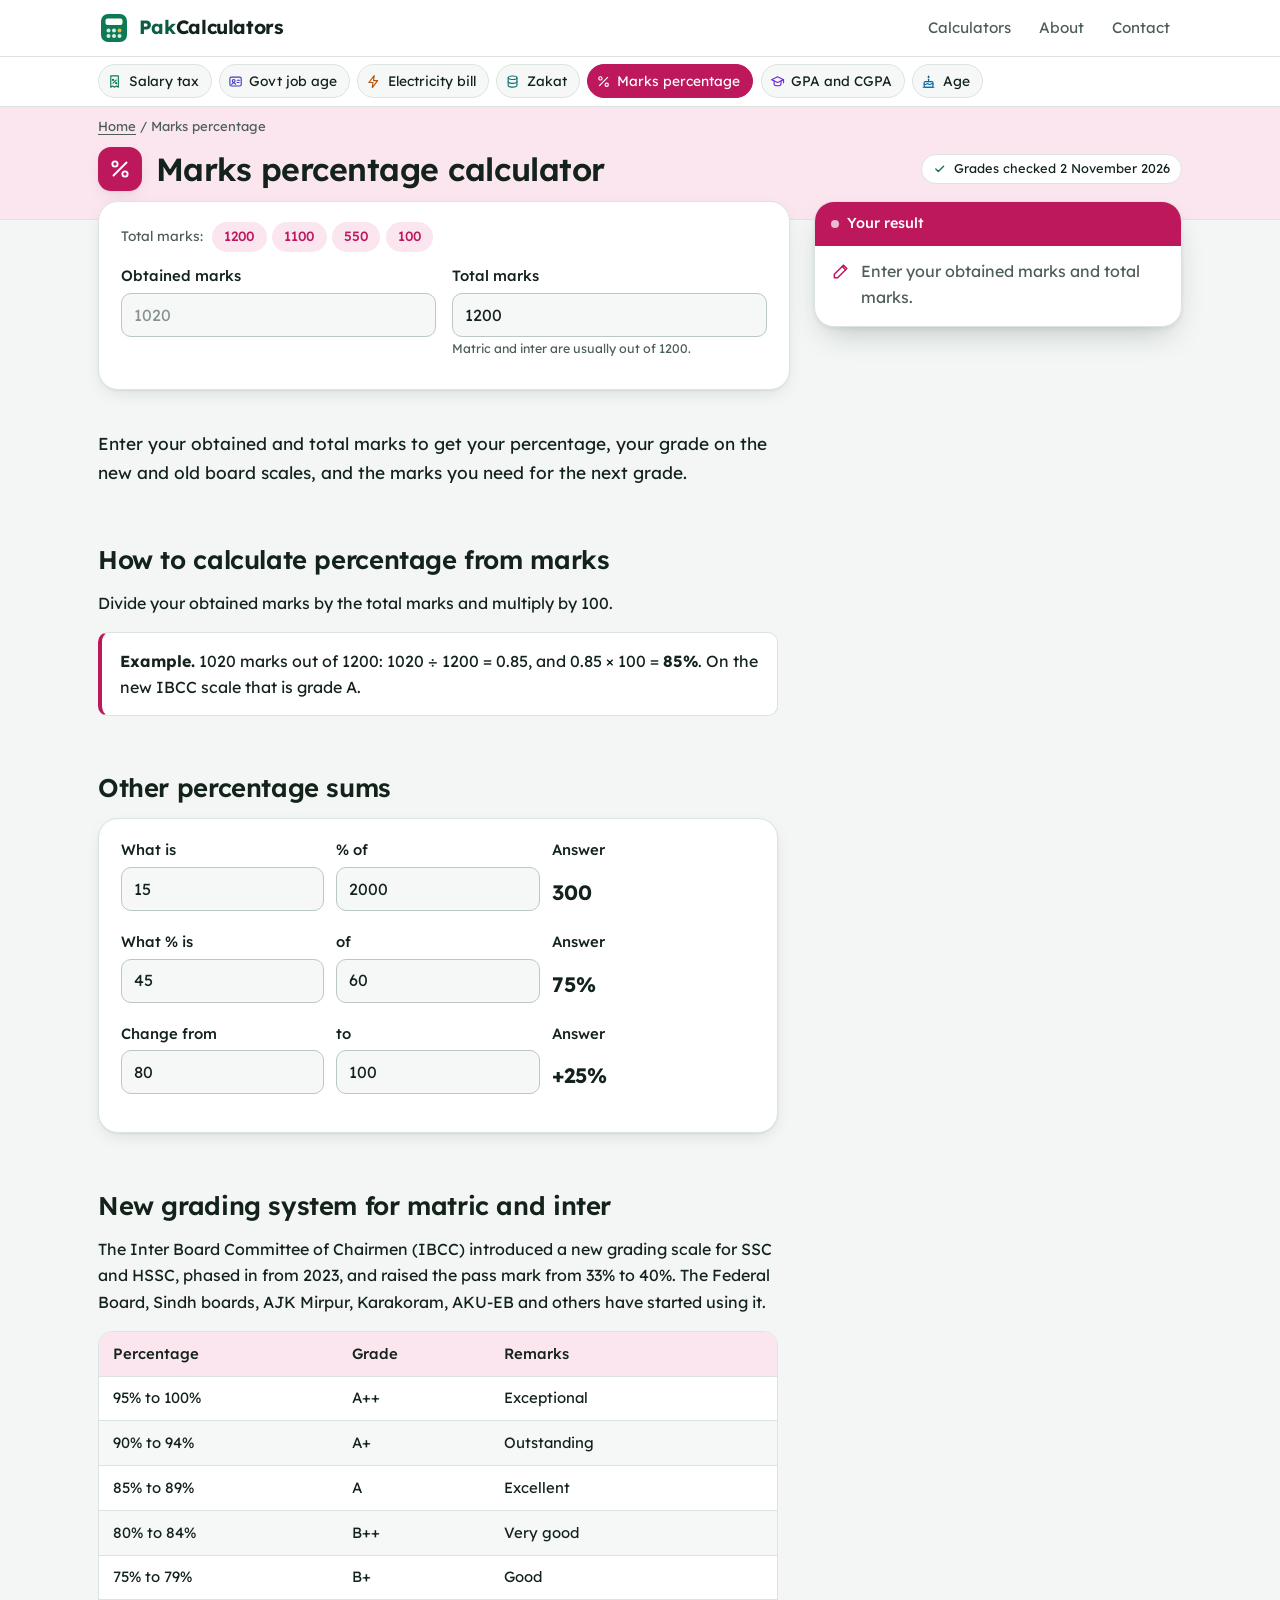
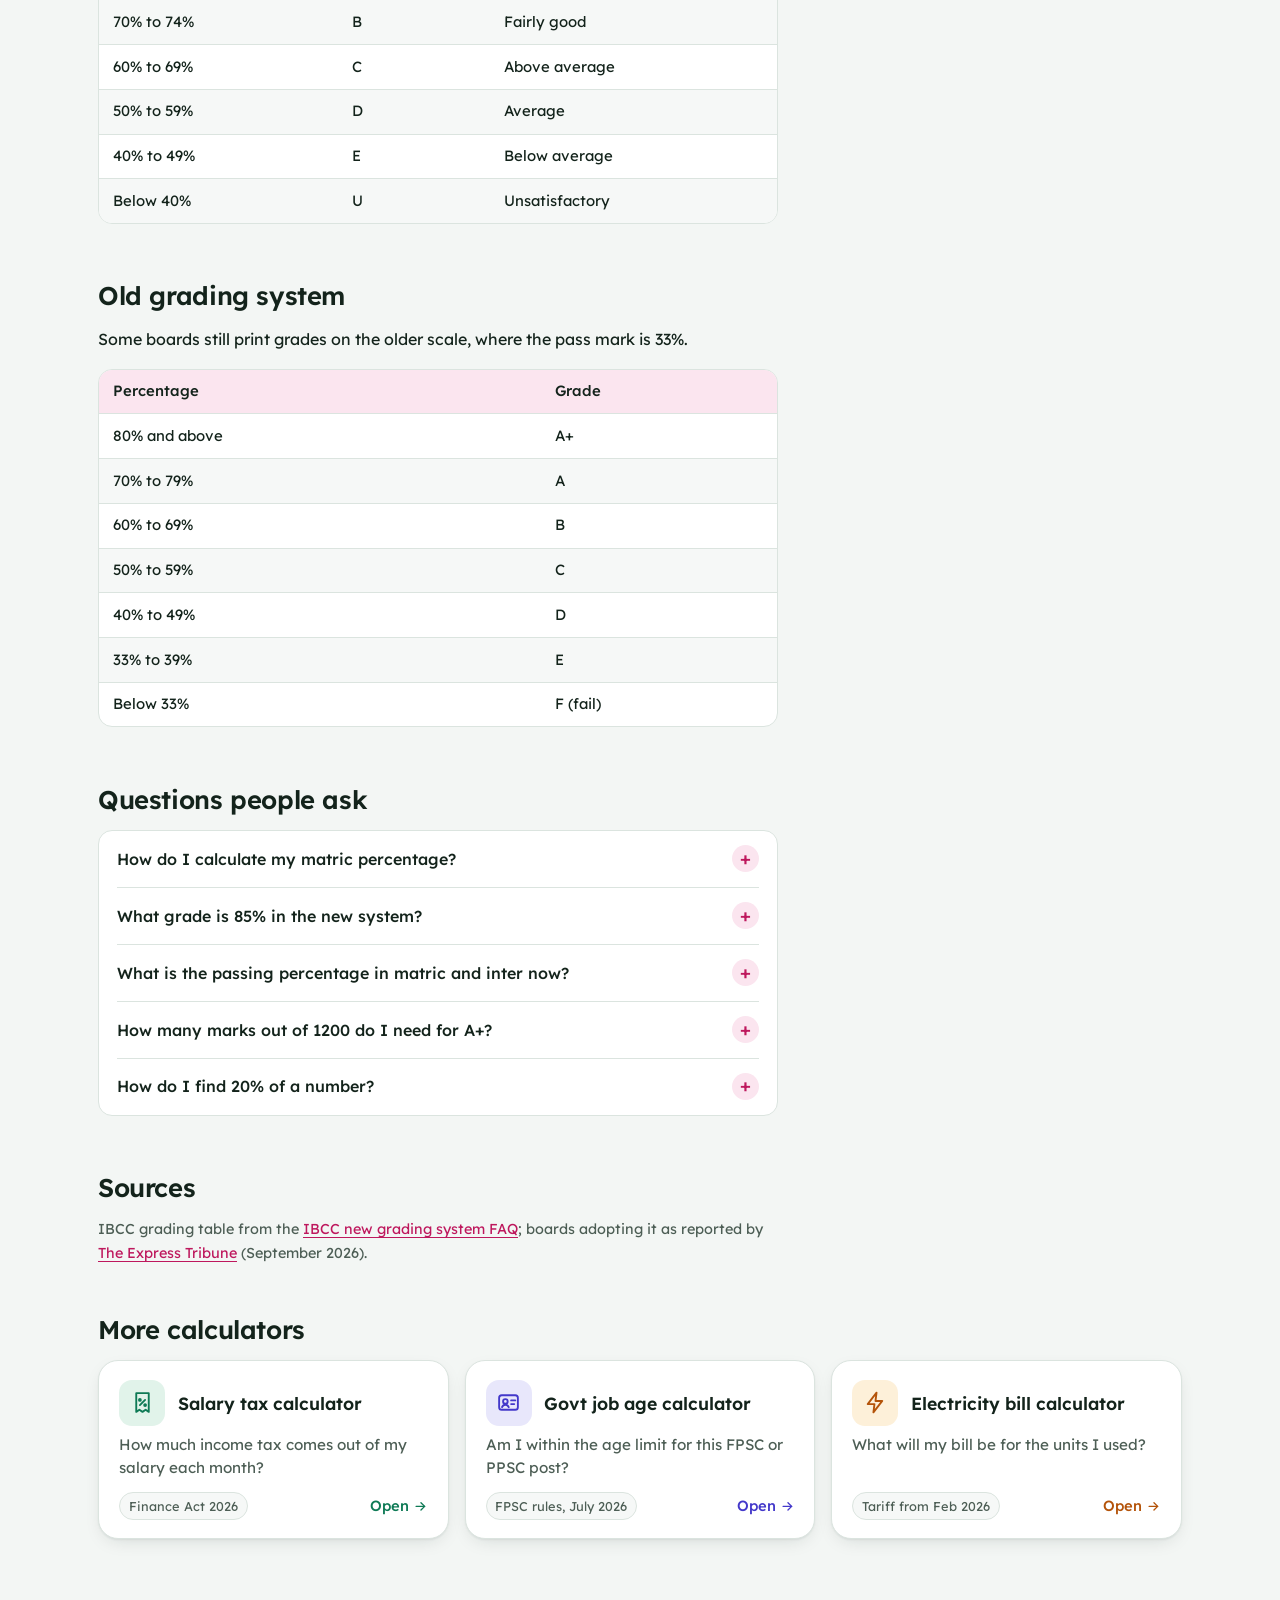
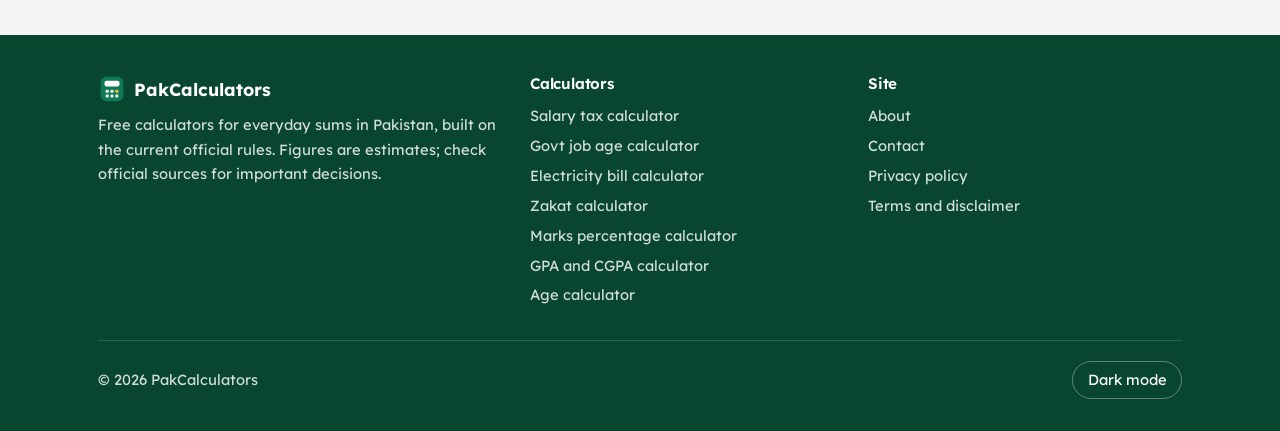
<file: percentage-calculator/index.html>
<!DOCTYPE html>
<html lang="en">
<head>
<meta charset="UTF-8">
<meta name="viewport" content="width=device-width, initial-scale=1">
<title>Percentage Calculator for Marks with Matric &amp; Inter Grade</title>
<meta name="description" content="Turn obtained marks into a percentage and see your grade on both the new IBCC scale (A++ to U) and the old board scale. Also works out any percentage of a number.">
<link rel="canonical" href="https://pakcalculators.vercel.app/percentage-calculator/">
<meta name="robots" content="index, follow">
<meta name="theme-color" content="#ffffff" media="(prefers-color-scheme: light)">
<meta name="theme-color" content="#16221c" media="(prefers-color-scheme: dark)">
<meta property="og:type" content="website">
<meta property="og:site_name" content="PakCalculators">
<meta property="og:title" content="Percentage Calculator for Marks with Matric &amp; Inter Grade">
<meta property="og:description" content="Turn obtained marks into a percentage and see your grade on both the new IBCC scale (A++ to U) and the old board scale. Also works out any percentage of a number.">
<meta property="og:url" content="https://pakcalculators.vercel.app/percentage-calculator/">
<meta property="og:locale" content="en_PK">
<meta name="twitter:card" content="summary">
<link rel="icon" href="/favicon.svg" type="image/svg+xml">
<link rel="preconnect" href="https://fonts.googleapis.com">
<link rel="preconnect" href="https://fonts.gstatic.com" crossorigin>
<link rel="stylesheet" href="https://fonts.googleapis.com/css2?family=Lexend:wght@400;500;600;700&display=swap">
<link rel="stylesheet" href="/assets/style.css?v=4">
<script>try{var t=localStorage.getItem('hpk-theme');if(t)document.documentElement.setAttribute('data-theme',t)}catch(e){}</script>
<script type="application/ld+json">{"@context": "https://schema.org", "@graph": [{"@type": "WebApplication", "name": "Marks percentage calculator", "url": "https://pakcalculators.vercel.app/percentage-calculator/", "description": "Turn obtained marks into a percentage and see your grade on both the new IBCC scale (A++ to U) and the old board scale. Also works out any percentage of a number.", "applicationCategory": "EducationalApplication", "operatingSystem": "Any", "inLanguage": "en-PK", "isAccessibleForFree": true, "offers": {"@type": "Offer", "price": "0", "priceCurrency": "PKR"}, "dateModified": "2026-11-02"}, {"@type": "BreadcrumbList", "itemListElement": [{"@type": "ListItem", "position": 1, "name": "Home", "item": "https://pakcalculators.vercel.app/"}, {"@type": "ListItem", "position": 2, "name": "Marks percentage", "item": "https://pakcalculators.vercel.app/percentage-calculator/"}]}, {"@type": "FAQPage", "mainEntity": [{"@type": "Question", "name": "How do I calculate my matric percentage?", "acceptedAnswer": {"@type": "Answer", "text": "Divide your obtained marks by the total marks (usually 1200) and multiply by 100. For example, 960 out of 1200 is 80%."}}, {"@type": "Question", "name": "What grade is 85% in the new system?", "acceptedAnswer": {"@type": "Answer", "text": "Grade A, described as excellent. 90% and above is A+, and 95% and above is A++."}}, {"@type": "Question", "name": "What is the passing percentage in matric and inter now?", "acceptedAnswer": {"@type": "Answer", "text": "Under the new IBCC policy the pass mark is 40%. Boards still on the old system use 33%."}}, {"@type": "Question", "name": "How many marks out of 1200 do I need for A+?", "acceptedAnswer": {"@type": "Answer", "text": "For A+ on the new scale you need 90%, which is 1080 out of 1200. On the old scale A+ starts at 80%, which is 960 out of 1200."}}, {"@type": "Question", "name": "How do I find 20% of a number?", "acceptedAnswer": {"@type": "Answer", "text": "Multiply the number by 20 and divide by 100. For example, 20% of 5,000 is 1,000. The quick calculator on this page does it for you."}}]}]}</script>
</head>
<body data-tool="marks">
<a class="skip-link" href="#main">Skip to content</a>
<header class="site-nav"><div class="wrap bar">
<a class="logo" href="/" aria-label="PakCalculators home"><svg viewBox="0 0 32 32" aria-hidden="true"><rect x="3" y="2" width="26" height="28" rx="7" fill="#0e7a55"/><rect x="7.5" y="6.5" width="17" height="6.5" rx="2" fill="#fff"/><circle cx="10.5" cy="18.5" r="2" fill="#fff" opacity=".85"/><circle cx="16" cy="18.5" r="2" fill="#fff" opacity=".85"/><circle cx="21.5" cy="18.5" r="2" fill="#f5b82e"/><circle cx="10.5" cy="24" r="2" fill="#fff" opacity=".85"/><circle cx="16" cy="24" r="2" fill="#fff" opacity=".85"/><circle cx="21.5" cy="24" r="2" fill="#fff" opacity=".85"/></svg><span><span class="pk">Pak</span>Calculators</span></a>
<nav class="nav-links" aria-label="Main"><a href="/" class="">Calculators</a><a href="/about/" class="hide-s">About</a><a href="/contact/" class="hide-xs">Contact</a></nav>
</div><nav class="chips" aria-label="Calculators"><div class="wrap"><a class="chip" data-tool="tax" href="/salary-tax-calculator/"><svg class="ico" viewBox="0 0 24 24" aria-hidden="true"><path d="M6 3h12v18l-3-2-3 2-3-2-3 2z"/><path d="M9.5 14.5l5-5"/><circle cx="9.5" cy="9.5" r=".9"/><circle cx="14.5" cy="14.5" r=".9"/></svg>Salary tax</a><a class="chip" data-tool="age-job" href="/govt-job-age-calculator/"><svg class="ico" viewBox="0 0 24 24" aria-hidden="true"><rect x="3" y="5" width="18" height="14" rx="2.5"/><circle cx="9" cy="11" r="2.2"/><path d="M5.8 16.5c.6-1.5 1.8-2.3 3.2-2.3s2.6.8 3.2 2.3"/><path d="M14.5 10h4M14.5 13.5h3"/></svg>Govt job age</a><a class="chip" data-tool="power" href="/electricity-bill-calculator/"><svg class="ico" viewBox="0 0 24 24" aria-hidden="true"><path d="M13 2.5L4.5 13.5H11l-1 8 8.5-11H12z"/></svg>Electricity bill</a><a class="chip" data-tool="zakat" href="/zakat-calculator/"><svg class="ico" viewBox="0 0 24 24" aria-hidden="true"><ellipse cx="12" cy="6" rx="7" ry="2.8"/><path d="M5 6v6c0 1.6 3.1 2.8 7 2.8s7-1.2 7-2.8V6"/><path d="M5 12v6c0 1.6 3.1 2.8 7 2.8s7-1.2 7-2.8v-6"/></svg>Zakat</a><a class="chip" data-tool="marks" href="/percentage-calculator/" aria-current="page"><svg class="ico" viewBox="0 0 24 24" aria-hidden="true"><path d="M18.5 5.5l-13 13"/><circle cx="7" cy="7" r="2.6"/><circle cx="17" cy="17" r="2.6"/></svg>Marks percentage</a><a class="chip" data-tool="gpa" href="/cgpa-calculator/"><svg class="ico" viewBox="0 0 24 24" aria-hidden="true"><path d="M2.5 9L12 4.5 21.5 9 12 13.5z"/><path d="M6.5 11v4.8c0 1.4 2.5 2.9 5.5 2.9s5.5-1.5 5.5-2.9V11"/><path d="M21.5 9v5"/></svg>GPA and CGPA</a><a class="chip" data-tool="age" href="/age-calculator/"><svg class="ico" viewBox="0 0 24 24" aria-hidden="true"><path d="M3.5 21h17"/><rect x="5" y="12" width="14" height="9" rx="1.8"/><path d="M5 16c1.2.9 2.3.9 3.5 0s2.3-.9 3.5 0 2.3.9 3.5 0 2.3-.9 3.5 0"/><path d="M12 12V8.5"/><path d="M12 6c.9-.8.9-1.8 0-2.8-.9 1-.9 2 0 2.8z"/></svg>Age</a></div></nav></header>
<main id="main" class="page">
<div class="tool-band"><div class="wrap">
<nav class="crumbs" aria-label="Breadcrumb"><a href="/">Home</a> / <span aria-current="page">Marks percentage</span></nav>
<header class="tool-head">
<span class="badge"><svg class="ico" viewBox="0 0 24 24" aria-hidden="true"><path d="M18.5 5.5l-13 13"/><circle cx="7" cy="7" r="2.6"/><circle cx="17" cy="17" r="2.6"/></svg></span>
<h1>Marks percentage calculator</h1>
<p class="checked"><svg class="ico" viewBox="0 0 24 24" aria-hidden="true"><path d="M5 12.5l4.5 4.5L19 7.5"/></svg>Grades checked 2 November 2026</p>
</header>
</div></div>
<div class="wrap">
<div class="calc">
<form id="calc-form" class="panel" novalidate autocomplete="off">
<div class="presets" role="group" aria-label="Total marks:"><span class="pl">Total marks:</span><button type="button" aria-pressed="false" data-fill="{&quot;total&quot;: &quot;1200&quot;}">1200</button><button type="button" aria-pressed="false" data-fill="{&quot;total&quot;: &quot;1100&quot;}">1100</button><button type="button" aria-pressed="false" data-fill="{&quot;total&quot;: &quot;550&quot;}">550</button><button type="button" aria-pressed="false" data-fill="{&quot;total&quot;: &quot;100&quot;}">100</button></div>
<div class="row2"><div class="field"><label for="obtained">Obtained marks</label><input id="obtained" type="number" inputmode="decimal" step="0.5" min="0" value="" placeholder="1020"></div><div class="field"><label for="total">Total marks</label><input id="total" type="number" inputmode="decimal" step="1" min="1" value="1200" placeholder=""><span class="hint">Matric and inter are usually out of 1200.</span></div></div>
</form>
<aside class="slip" id="result" aria-live="polite"><p class="slip-title">Result</p><div class="slip-body"><p class="empty">Loading the calculator…</p></div></aside>
</div>
<div class="result-bar off" id="result-bar" hidden><div><span class="rb-k"></span><span class="rb-v"></span></div><a href="#result">See details</a></div>
<div class="article">
<p class="intro">Enter your obtained and total marks to get your percentage, your grade on the new and old board scales, and the marks you need for the next grade.</p>

<h2>How to calculate percentage from marks</h2>
<p>Divide your obtained marks by the total marks and multiply by 100.</p>
<div class="example"><p><strong>Example.</strong> 1020 marks out of 1200: 1020 ÷ 1200 = 0.85, and 0.85 × 100 = <strong>85%</strong>. On the new IBCC scale that is grade A.</p></div>

<h2>Other percentage sums</h2>
<div class="panel" style="margin-bottom:1.5rem">
<form id="quick-form" novalidate autocomplete="off">
<div class="row3"><div class="field"><label for="q1a">What is</label><input id="q1a" type="number" inputmode="decimal" placeholder="15" value="15"></div>
<div class="field"><label for="q1b">% of</label><input id="q1b" type="number" inputmode="decimal" placeholder="2,000" value="2000"></div>
<div class="field"><span class="label">Answer</span><output id="q1r" for="q1a q1b" style="display:block;font-size:1.3rem;font-weight:700;padding:.5rem 0">300</output></div></div>
<div class="row3"><div class="field"><label for="q2a">What % is</label><input id="q2a" type="number" inputmode="decimal" placeholder="45" value="45"></div>
<div class="field"><label for="q2b">of</label><input id="q2b" type="number" inputmode="decimal" placeholder="60" value="60"></div>
<div class="field"><span class="label">Answer</span><output id="q2r" for="q2a q2b" style="display:block;font-size:1.3rem;font-weight:700;padding:.5rem 0">75%</output></div></div>
<div class="row3"><div class="field"><label for="q3a">Change from</label><input id="q3a" type="number" inputmode="decimal" placeholder="80" value="80"></div>
<div class="field"><label for="q3b">to</label><input id="q3b" type="number" inputmode="decimal" placeholder="100" value="100"></div>
<div class="field"><span class="label">Answer</span><output id="q3r" for="q3a q3b" style="display:block;font-size:1.3rem;font-weight:700;padding:.5rem 0">+25%</output></div></div>
</form></div>

<h2>New grading system for matric and inter</h2>
<p>The Inter Board Committee of Chairmen (IBCC) introduced a new grading scale for SSC and HSSC, phased in from 2023, and raised the pass mark from 33% to 40%. The Federal Board, Sindh boards, AJK Mirpur, Karakoram, AKU-EB and others have started using it.</p>
<div class="table-wrap"><table><thead><tr><th>Percentage</th><th>Grade</th><th>Remarks</th></tr></thead><tbody><tr><td>95% to 100%</td><td>A++</td><td>Exceptional</td></tr><tr><td>90% to 94%</td><td>A+</td><td>Outstanding</td></tr><tr><td>85% to 89%</td><td>A</td><td>Excellent</td></tr><tr><td>80% to 84%</td><td>B++</td><td>Very good</td></tr><tr><td>75% to 79%</td><td>B+</td><td>Good</td></tr><tr><td>70% to 74%</td><td>B</td><td>Fairly good</td></tr><tr><td>60% to 69%</td><td>C</td><td>Above average</td></tr><tr><td>50% to 59%</td><td>D</td><td>Average</td></tr><tr><td>40% to 49%</td><td>E</td><td>Below average</td></tr><tr><td>Below 40%</td><td>U</td><td>Unsatisfactory</td></tr></tbody></table></div>
<h2>Old grading system</h2>
<p>Some boards still print grades on the older scale, where the pass mark is 33%.</p>
<div class="table-wrap"><table><thead><tr><th>Percentage</th><th>Grade</th></tr></thead><tbody><tr><td>80% and above</td><td>A+</td></tr><tr><td>70% to 79%</td><td>A</td></tr><tr><td>60% to 69%</td><td>B</td></tr><tr><td>50% to 59%</td><td>C</td></tr><tr><td>40% to 49%</td><td>D</td></tr><tr><td>33% to 39%</td><td>E</td></tr><tr><td>Below 33%</td><td>F (fail)</td></tr></tbody></table></div>

<h2 id="faq">Questions people ask</h2><div class="faq">
<details><summary>How do I calculate my matric percentage?</summary><div><p>Divide your obtained marks by the total marks (usually 1200) and multiply by 100. For example, 960 out of 1200 is 80%.</p></div></details>
<details><summary>What grade is 85% in the new system?</summary><div><p>Grade A, described as excellent. 90% and above is A+, and 95% and above is A++.</p></div></details>
<details><summary>What is the passing percentage in matric and inter now?</summary><div><p>Under the new IBCC policy the pass mark is 40%. Boards still on the old system use 33%.</p></div></details>
<details><summary>How many marks out of 1200 do I need for A+?</summary><div><p>For A+ on the new scale you need 90%, which is 1080 out of 1200. On the old scale A+ starts at 80%, which is 960 out of 1200.</p></div></details>
<details><summary>How do I find 20% of a number?</summary><div><p>Multiply the number by 20 and divide by 100. For example, 20% of 5,000 is 1,000. The quick calculator on this page does it for you.</p></div></details>
</div>
<h2>Sources</h2>
<p class="sources">IBCC grading table from the <a href="https://ibcc.edu.pk/faq_cat/new-grading-system-of-ssc-hssc/page/3/" rel="nofollow">IBCC new grading system FAQ</a>; boards adopting it as reported by <a href="https://tribune.com.pk/story/2627671/new-policy-sets-40-minimum-passing-marks" rel="nofollow">The Express Tribune</a> (September 2026).</p>
</div>
<section class="related"><h2>More calculators</h2><ul class="cards c3"><li data-tool="tax" data-find="salary tax salary tax calculator for 2026-27 how much income tax comes out of my salary each month? income tax fbr salary slab 2026 2027 budget payroll"><a class="card" href="/salary-tax-calculator/"><span class="top"><span class="ic"><svg class="ico" viewBox="0 0 24 24" aria-hidden="true"><path d="M6 3h12v18l-3-2-3 2-3-2-3 2z"/><path d="M9.5 14.5l5-5"/><circle cx="9.5" cy="9.5" r=".9"/><circle cx="14.5" cy="14.5" r=".9"/></svg></span><span class="name">Salary tax calculator</span></span><span class="q">How much income tax comes out of my salary each month?</span><span class="foot"><span class="when">Finance Act 2026</span><span class="go">Open <svg class="ico" viewBox="0 0 24 24" aria-hidden="true"><path d="M5 12h14"/><path d="M13 6l6 6-6 6"/></svg></span></span></a></li><li data-tool="age-job" data-find="govt job age government job age calculator am i within the age limit for this fpsc or ppsc post? fpsc ppsc age limit relaxation eligibility government job"><a class="card" href="/govt-job-age-calculator/"><span class="top"><span class="ic"><svg class="ico" viewBox="0 0 24 24" aria-hidden="true"><rect x="3" y="5" width="18" height="14" rx="2.5"/><circle cx="9" cy="11" r="2.2"/><path d="M5.8 16.5c.6-1.5 1.8-2.3 3.2-2.3s2.6.8 3.2 2.3"/><path d="M14.5 10h4M14.5 13.5h3"/></svg></span><span class="name">Govt job age calculator</span></span><span class="q">Am I within the age limit for this FPSC or PPSC post?</span><span class="foot"><span class="when">FPSC rules, July 2026</span><span class="go">Open <svg class="ico" viewBox="0 0 24 24" aria-hidden="true"><path d="M5 12h14"/><path d="M13 6l6 6-6 6"/></svg></span></span></a></li><li data-tool="power" data-find="electricity bill electricity bill calculator what will my bill be for the units i used? bijli bill lesco iesco mepco gepco fesco pesco hesco units wapda"><a class="card" href="/electricity-bill-calculator/"><span class="top"><span class="ic"><svg class="ico" viewBox="0 0 24 24" aria-hidden="true"><path d="M13 2.5L4.5 13.5H11l-1 8 8.5-11H12z"/></svg></span><span class="name">Electricity bill calculator</span></span><span class="q">What will my bill be for the units I used?</span><span class="foot"><span class="when">Tariff from Feb 2026</span><span class="go">Open <svg class="ico" viewBox="0 0 24 24" aria-hidden="true"><path d="M5 12h14"/><path d="M13 6l6 6-6 6"/></svg></span></span></a></li></ul></section>
</div></main>
<footer class="site-foot"><div class="wrap">
<div class="cols">
<div><span class="brand"><svg viewBox="0 0 32 32" aria-hidden="true"><rect x="3" y="2" width="26" height="28" rx="7" fill="#0e7a55"/><rect x="7.5" y="6.5" width="17" height="6.5" rx="2" fill="#fff"/><circle cx="10.5" cy="18.5" r="2" fill="#fff" opacity=".85"/><circle cx="16" cy="18.5" r="2" fill="#fff" opacity=".85"/><circle cx="21.5" cy="18.5" r="2" fill="#f5b82e"/><circle cx="10.5" cy="24" r="2" fill="#fff" opacity=".85"/><circle cx="16" cy="24" r="2" fill="#fff" opacity=".85"/><circle cx="21.5" cy="24" r="2" fill="#fff" opacity=".85"/></svg>PakCalculators</span><p>Free calculators for everyday sums in Pakistan, built on the current official rules. Figures are estimates; check official sources for important decisions.</p></div>
<nav aria-label="Calculators"><h2>Calculators</h2><ul><li><a href="/salary-tax-calculator/">Salary tax calculator</a></li><li><a href="/govt-job-age-calculator/">Govt job age calculator</a></li><li><a href="/electricity-bill-calculator/">Electricity bill calculator</a></li><li><a href="/zakat-calculator/">Zakat calculator</a></li><li><a href="/percentage-calculator/">Marks percentage calculator</a></li><li><a href="/cgpa-calculator/">GPA and CGPA calculator</a></li><li><a href="/age-calculator/">Age calculator</a></li></ul></nav>
<nav aria-label="Site"><h2>Site</h2><ul><li><a href="/about/">About</a></li><li><a href="/contact/">Contact</a></li><li><a href="/privacy-policy/">Privacy policy</a></li><li><a href="/terms/">Terms and disclaimer</a></li></ul></nav>
</div>
<div class="legal"><p>© 2026 PakCalculators</p><button type="button" class="theme-toggle" id="theme-toggle">Dark mode</button></div>
</div></footer>
<script src="/assets/common.js?v=4" defer></script><script src="/assets/tools/percentage.js?v=4" defer></script>
</body>
</html>
</file>
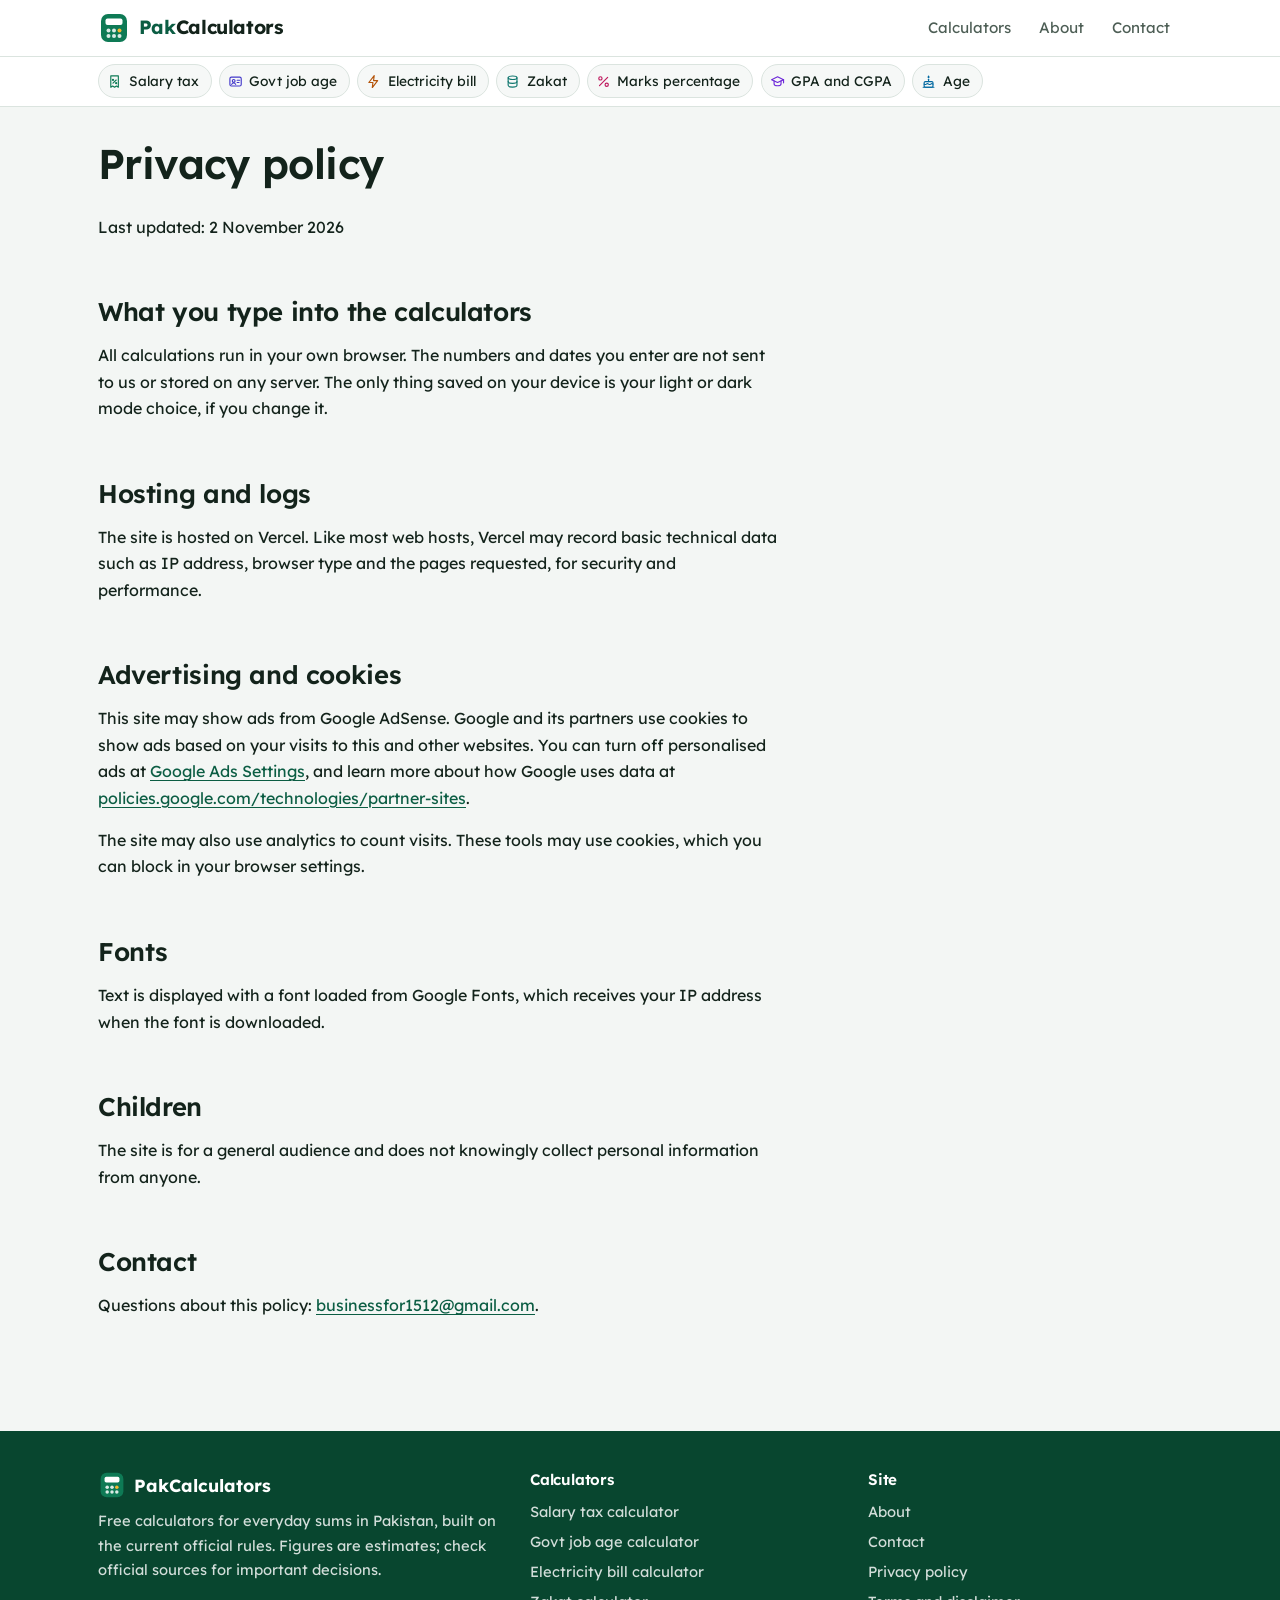
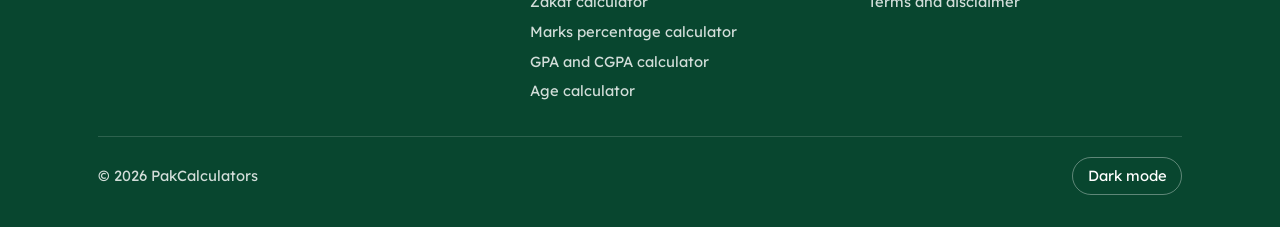
<file: privacy-policy/index.html>
<!DOCTYPE html>
<html lang="en">
<head>
<meta charset="UTF-8">
<meta name="viewport" content="width=device-width, initial-scale=1">
<title>Privacy Policy | PakCalculators</title>
<meta name="description" content="How PakCalculators handles your information, cookies and advertising.">
<link rel="canonical" href="https://pakcalculators.vercel.app/privacy-policy/">
<meta name="robots" content="index, follow">
<meta name="theme-color" content="#ffffff" media="(prefers-color-scheme: light)">
<meta name="theme-color" content="#16221c" media="(prefers-color-scheme: dark)">
<meta property="og:type" content="website">
<meta property="og:site_name" content="PakCalculators">
<meta property="og:title" content="Privacy Policy | PakCalculators">
<meta property="og:description" content="How PakCalculators handles your information, cookies and advertising.">
<meta property="og:url" content="https://pakcalculators.vercel.app/privacy-policy/">
<meta property="og:locale" content="en_PK">
<meta name="twitter:card" content="summary">
<link rel="icon" href="/favicon.svg" type="image/svg+xml">
<link rel="preconnect" href="https://fonts.googleapis.com">
<link rel="preconnect" href="https://fonts.gstatic.com" crossorigin>
<link rel="stylesheet" href="https://fonts.googleapis.com/css2?family=Lexend:wght@400;500;600;700&display=swap">
<link rel="stylesheet" href="/assets/style.css?v=4">
<script>try{var t=localStorage.getItem('hpk-theme');if(t)document.documentElement.setAttribute('data-theme',t)}catch(e){}</script>
<script type="application/ld+json">{"@context": "https://schema.org", "@type": "WebPage", "name": "Privacy Policy | PakCalculators", "url": "https://pakcalculators.vercel.app/privacy-policy/"}</script>
</head>
<body>
<a class="skip-link" href="#main">Skip to content</a>
<header class="site-nav"><div class="wrap bar">
<a class="logo" href="/" aria-label="PakCalculators home"><svg viewBox="0 0 32 32" aria-hidden="true"><rect x="3" y="2" width="26" height="28" rx="7" fill="#0e7a55"/><rect x="7.5" y="6.5" width="17" height="6.5" rx="2" fill="#fff"/><circle cx="10.5" cy="18.5" r="2" fill="#fff" opacity=".85"/><circle cx="16" cy="18.5" r="2" fill="#fff" opacity=".85"/><circle cx="21.5" cy="18.5" r="2" fill="#f5b82e"/><circle cx="10.5" cy="24" r="2" fill="#fff" opacity=".85"/><circle cx="16" cy="24" r="2" fill="#fff" opacity=".85"/><circle cx="21.5" cy="24" r="2" fill="#fff" opacity=".85"/></svg><span><span class="pk">Pak</span>Calculators</span></a>
<nav class="nav-links" aria-label="Main"><a href="/" class="">Calculators</a><a href="/about/" class="hide-s">About</a><a href="/contact/" class="hide-xs">Contact</a></nav>
</div><nav class="chips" aria-label="Calculators"><div class="wrap"><a class="chip" data-tool="tax" href="/salary-tax-calculator/"><svg class="ico" viewBox="0 0 24 24" aria-hidden="true"><path d="M6 3h12v18l-3-2-3 2-3-2-3 2z"/><path d="M9.5 14.5l5-5"/><circle cx="9.5" cy="9.5" r=".9"/><circle cx="14.5" cy="14.5" r=".9"/></svg>Salary tax</a><a class="chip" data-tool="age-job" href="/govt-job-age-calculator/"><svg class="ico" viewBox="0 0 24 24" aria-hidden="true"><rect x="3" y="5" width="18" height="14" rx="2.5"/><circle cx="9" cy="11" r="2.2"/><path d="M5.8 16.5c.6-1.5 1.8-2.3 3.2-2.3s2.6.8 3.2 2.3"/><path d="M14.5 10h4M14.5 13.5h3"/></svg>Govt job age</a><a class="chip" data-tool="power" href="/electricity-bill-calculator/"><svg class="ico" viewBox="0 0 24 24" aria-hidden="true"><path d="M13 2.5L4.5 13.5H11l-1 8 8.5-11H12z"/></svg>Electricity bill</a><a class="chip" data-tool="zakat" href="/zakat-calculator/"><svg class="ico" viewBox="0 0 24 24" aria-hidden="true"><ellipse cx="12" cy="6" rx="7" ry="2.8"/><path d="M5 6v6c0 1.6 3.1 2.8 7 2.8s7-1.2 7-2.8V6"/><path d="M5 12v6c0 1.6 3.1 2.8 7 2.8s7-1.2 7-2.8v-6"/></svg>Zakat</a><a class="chip" data-tool="marks" href="/percentage-calculator/"><svg class="ico" viewBox="0 0 24 24" aria-hidden="true"><path d="M18.5 5.5l-13 13"/><circle cx="7" cy="7" r="2.6"/><circle cx="17" cy="17" r="2.6"/></svg>Marks percentage</a><a class="chip" data-tool="gpa" href="/cgpa-calculator/"><svg class="ico" viewBox="0 0 24 24" aria-hidden="true"><path d="M2.5 9L12 4.5 21.5 9 12 13.5z"/><path d="M6.5 11v4.8c0 1.4 2.5 2.9 5.5 2.9s5.5-1.5 5.5-2.9V11"/><path d="M21.5 9v5"/></svg>GPA and CGPA</a><a class="chip" data-tool="age" href="/age-calculator/"><svg class="ico" viewBox="0 0 24 24" aria-hidden="true"><path d="M3.5 21h17"/><rect x="5" y="12" width="14" height="9" rx="1.8"/><path d="M5 16c1.2.9 2.3.9 3.5 0s2.3-.9 3.5 0 2.3.9 3.5 0 2.3-.9 3.5 0"/><path d="M12 12V8.5"/><path d="M12 6c.9-.8.9-1.8 0-2.8-.9 1-.9 2 0 2.8z"/></svg>Age</a></div></nav></header>
<main id="main" class="page page-plain"><div class="wrap">
<div class="article">
<h1>Privacy policy</h1>

<p>Last updated: 2 November 2026</p>
<h2>What you type into the calculators</h2>
<p>All calculations run in your own browser. The numbers and dates you enter are not sent to us or stored on any server. The only thing saved on your device is your light or dark mode choice, if you change it.</p>
<h2>Hosting and logs</h2>
<p>The site is hosted on Vercel. Like most web hosts, Vercel may record basic technical data such as IP address, browser type and the pages requested, for security and performance.</p>
<h2>Advertising and cookies</h2>
<p>This site may show ads from Google AdSense. Google and its partners use cookies to show ads based on your visits to this and other websites. You can turn off personalised ads at <a href="https://www.google.com/settings/ads" rel="nofollow">Google Ads Settings</a>, and learn more about how Google uses data at <a href="https://policies.google.com/technologies/partner-sites" rel="nofollow">policies.google.com/technologies/partner-sites</a>.</p>
<p>The site may also use analytics to count visits. These tools may use cookies, which you can block in your browser settings.</p>
<h2>Fonts</h2>
<p>Text is displayed with a font loaded from Google Fonts, which receives your IP address when the font is downloaded.</p>
<h2>Children</h2>
<p>The site is for a general audience and does not knowingly collect personal information from anyone.</p>
<h2>Contact</h2>
<p>Questions about this policy: <a href="mailto:businessfor1512@gmail.com">businessfor1512@gmail.com</a>.</p>

</div>
</div></main>
<footer class="site-foot"><div class="wrap">
<div class="cols">
<div><span class="brand"><svg viewBox="0 0 32 32" aria-hidden="true"><rect x="3" y="2" width="26" height="28" rx="7" fill="#0e7a55"/><rect x="7.5" y="6.5" width="17" height="6.5" rx="2" fill="#fff"/><circle cx="10.5" cy="18.5" r="2" fill="#fff" opacity=".85"/><circle cx="16" cy="18.5" r="2" fill="#fff" opacity=".85"/><circle cx="21.5" cy="18.5" r="2" fill="#f5b82e"/><circle cx="10.5" cy="24" r="2" fill="#fff" opacity=".85"/><circle cx="16" cy="24" r="2" fill="#fff" opacity=".85"/><circle cx="21.5" cy="24" r="2" fill="#fff" opacity=".85"/></svg>PakCalculators</span><p>Free calculators for everyday sums in Pakistan, built on the current official rules. Figures are estimates; check official sources for important decisions.</p></div>
<nav aria-label="Calculators"><h2>Calculators</h2><ul><li><a href="/salary-tax-calculator/">Salary tax calculator</a></li><li><a href="/govt-job-age-calculator/">Govt job age calculator</a></li><li><a href="/electricity-bill-calculator/">Electricity bill calculator</a></li><li><a href="/zakat-calculator/">Zakat calculator</a></li><li><a href="/percentage-calculator/">Marks percentage calculator</a></li><li><a href="/cgpa-calculator/">GPA and CGPA calculator</a></li><li><a href="/age-calculator/">Age calculator</a></li></ul></nav>
<nav aria-label="Site"><h2>Site</h2><ul><li><a href="/about/">About</a></li><li><a href="/contact/">Contact</a></li><li><a href="/privacy-policy/">Privacy policy</a></li><li><a href="/terms/">Terms and disclaimer</a></li></ul></nav>
</div>
<div class="legal"><p>© 2026 PakCalculators</p><button type="button" class="theme-toggle" id="theme-toggle">Dark mode</button></div>
</div></footer>
<script src="/assets/common.js?v=4" defer></script>
</body>
</html>
</file>
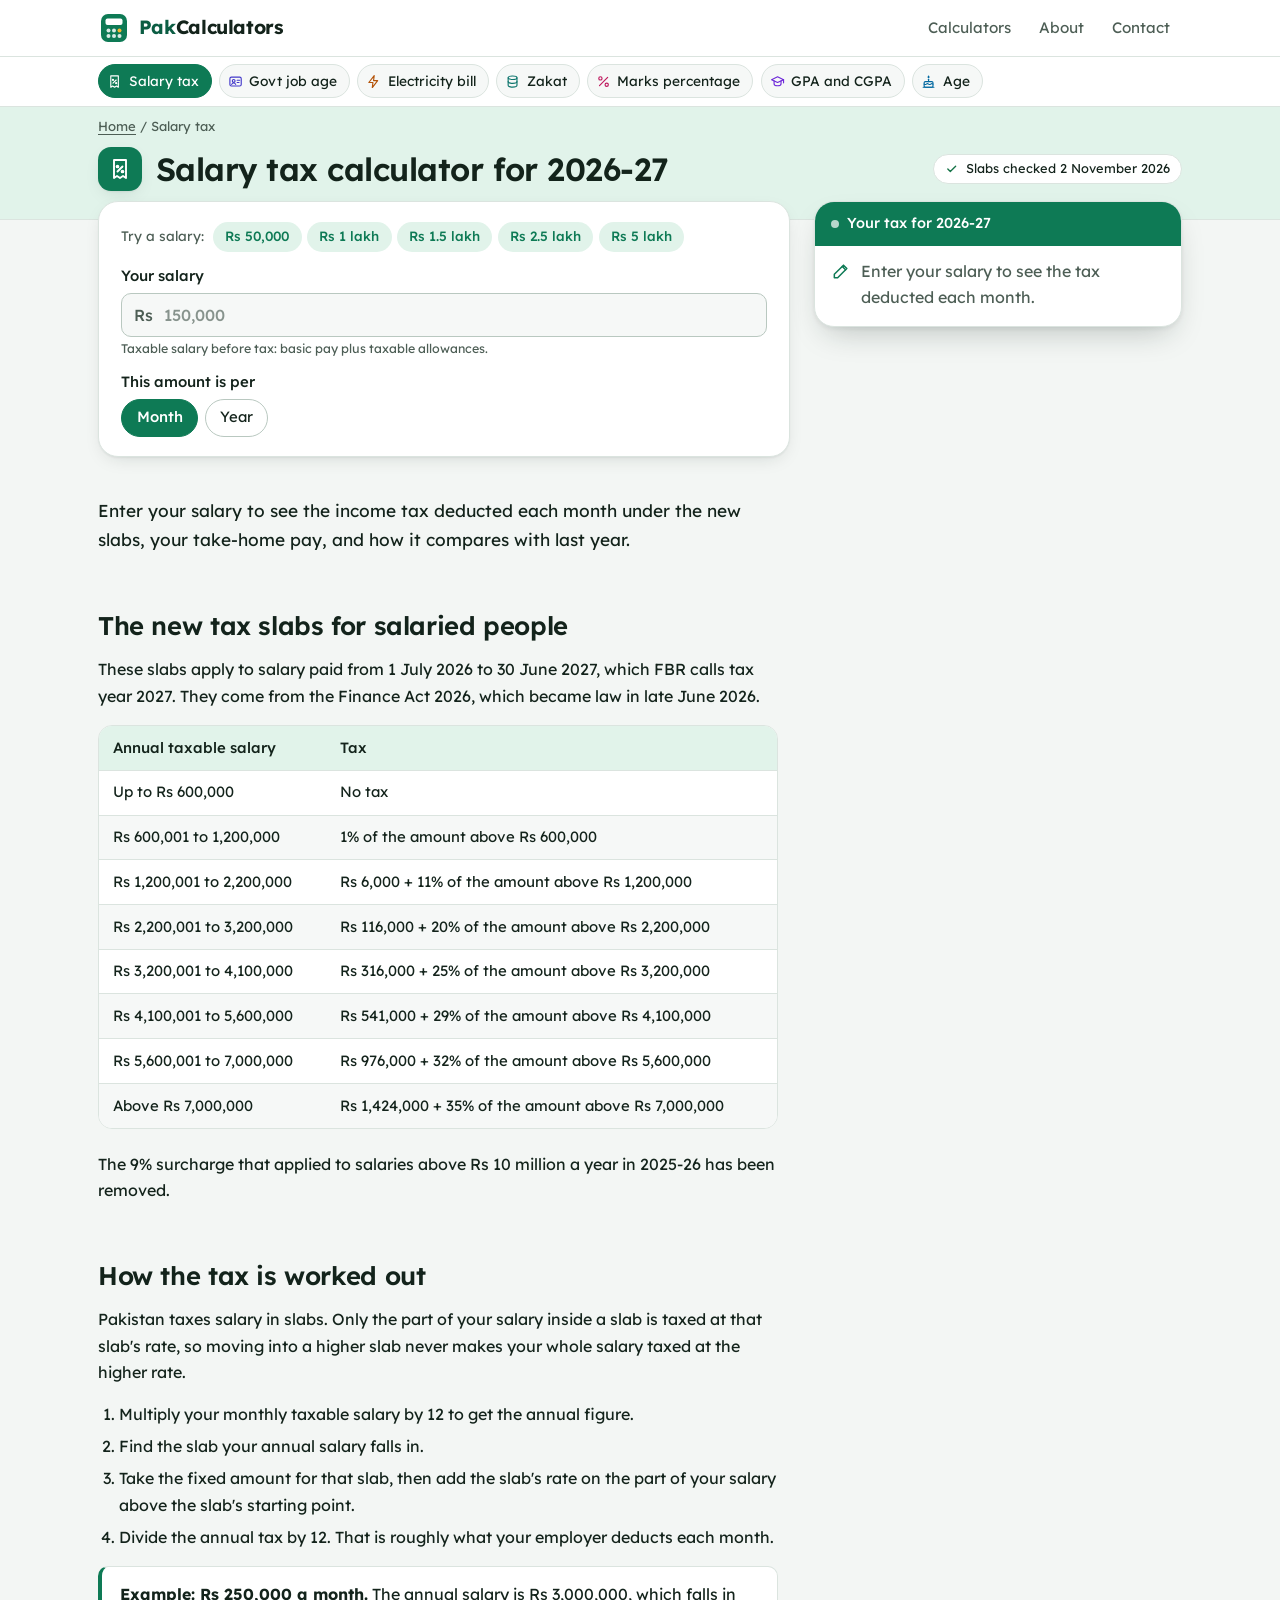
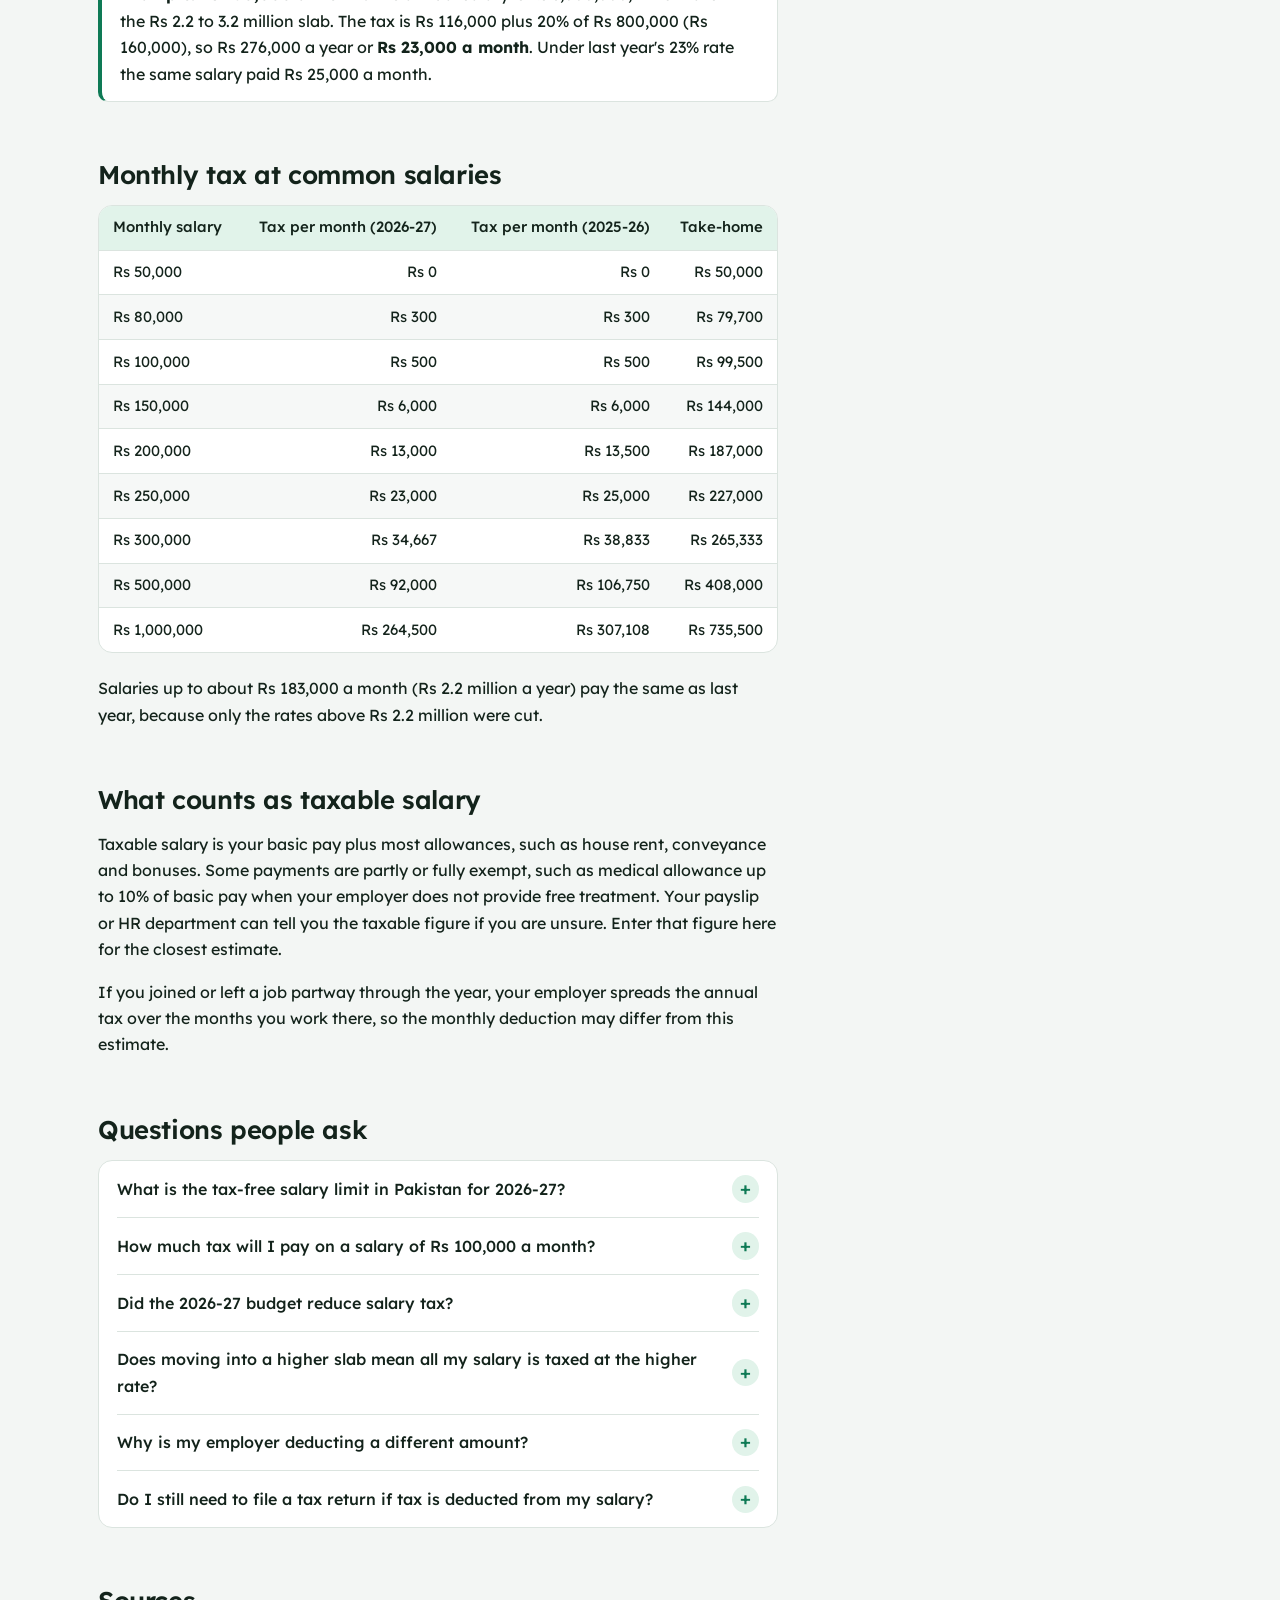
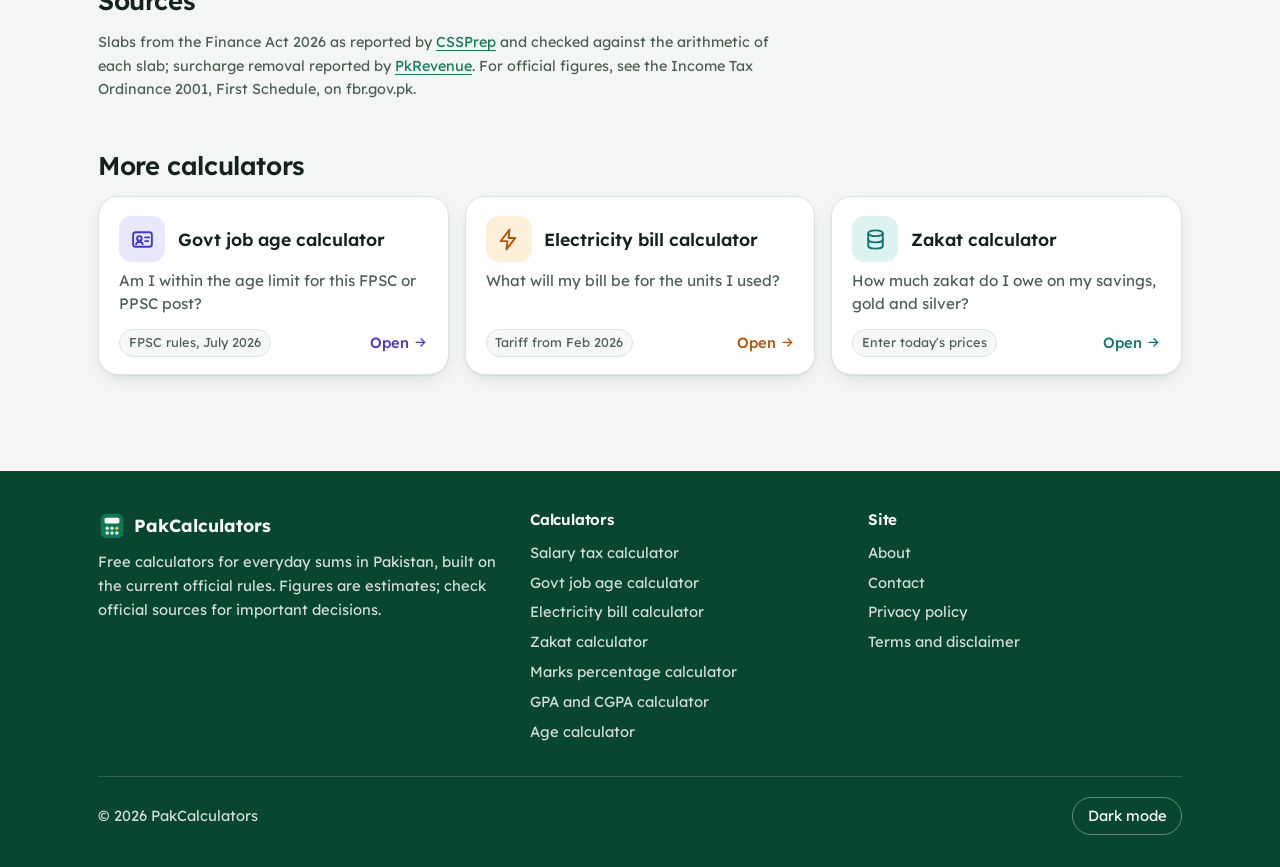
<file: salary-tax-calculator/index.html>
<!DOCTYPE html>
<html lang="en">
<head>
<meta charset="UTF-8">
<meta name="viewport" content="width=device-width, initial-scale=1">
<title>Salary Tax Calculator Pakistan 2026-27 (New FBR Slabs)</title>
<meta name="description" content="Work out the income tax on your salary for 2026-27 with the new FBR slabs. See monthly tax, take-home pay and how much you save compared with last year.">
<link rel="canonical" href="https://pakcalculators.vercel.app/salary-tax-calculator/">
<meta name="robots" content="index, follow">
<meta name="theme-color" content="#ffffff" media="(prefers-color-scheme: light)">
<meta name="theme-color" content="#16221c" media="(prefers-color-scheme: dark)">
<meta property="og:type" content="website">
<meta property="og:site_name" content="PakCalculators">
<meta property="og:title" content="Salary Tax Calculator Pakistan 2026-27 (New FBR Slabs)">
<meta property="og:description" content="Work out the income tax on your salary for 2026-27 with the new FBR slabs. See monthly tax, take-home pay and how much you save compared with last year.">
<meta property="og:url" content="https://pakcalculators.vercel.app/salary-tax-calculator/">
<meta property="og:locale" content="en_PK">
<meta name="twitter:card" content="summary">
<link rel="icon" href="/favicon.svg" type="image/svg+xml">
<link rel="preconnect" href="https://fonts.googleapis.com">
<link rel="preconnect" href="https://fonts.gstatic.com" crossorigin>
<link rel="stylesheet" href="https://fonts.googleapis.com/css2?family=Lexend:wght@400;500;600;700&display=swap">
<link rel="stylesheet" href="/assets/style.css?v=4">
<script>try{var t=localStorage.getItem('hpk-theme');if(t)document.documentElement.setAttribute('data-theme',t)}catch(e){}</script>
<script type="application/ld+json">{"@context": "https://schema.org", "@graph": [{"@type": "WebApplication", "name": "Salary tax calculator for 2026-27", "url": "https://pakcalculators.vercel.app/salary-tax-calculator/", "description": "Work out the income tax on your salary for 2026-27 with the new FBR slabs. See monthly tax, take-home pay and how much you save compared with last year.", "applicationCategory": "FinanceApplication", "operatingSystem": "Any", "inLanguage": "en-PK", "isAccessibleForFree": true, "offers": {"@type": "Offer", "price": "0", "priceCurrency": "PKR"}, "dateModified": "2026-11-02"}, {"@type": "BreadcrumbList", "itemListElement": [{"@type": "ListItem", "position": 1, "name": "Home", "item": "https://pakcalculators.vercel.app/"}, {"@type": "ListItem", "position": 2, "name": "Salary tax", "item": "https://pakcalculators.vercel.app/salary-tax-calculator/"}]}, {"@type": "FAQPage", "mainEntity": [{"@type": "Question", "name": "What is the tax-free salary limit in Pakistan for 2026-27?", "acceptedAnswer": {"@type": "Answer", "text": "Salary up to Rs 600,000 a year, which is Rs 50,000 a month, is not taxed."}}, {"@type": "Question", "name": "How much tax will I pay on a salary of Rs 100,000 a month?", "acceptedAnswer": {"@type": "Answer", "text": "Rs 500 a month. Rs 100,000 a month is Rs 1.2 million a year, and 1% of the Rs 600,000 above the tax-free limit is Rs 6,000 a year."}}, {"@type": "Question", "name": "Did the 2026-27 budget reduce salary tax?", "acceptedAnswer": {"@type": "Answer", "text": "Yes, for salaries above Rs 2.2 million a year (about Rs 183,000 a month). The rates for those slabs went down, and the surcharge on salaries above Rs 10 million was removed. Lower salaries pay the same as in 2025-26."}}, {"@type": "Question", "name": "Does moving into a higher slab mean all my salary is taxed at the higher rate?", "acceptedAnswer": {"@type": "Answer", "text": "No. Only the part of your salary inside each slab is taxed at that slab's rate. A raise always leaves you with more money after tax."}}, {"@type": "Question", "name": "Why is my employer deducting a different amount?", "acceptedAnswer": {"@type": "Answer", "text": "Your employer may be treating some allowances as exempt, adjusting for tax already deducted earlier in the year, or including a bonus. Ask HR for your tax computation if the difference is large."}}, {"@type": "Question", "name": "Do I still need to file a tax return if tax is deducted from my salary?", "acceptedAnswer": {"@type": "Answer", "text": "If your taxable income is above the limit, filing a return keeps you on FBR's Active Taxpayer List, which lowers the withholding tax you pay on things like bank transactions, property and vehicle registration."}}]}]}</script>
</head>
<body data-tool="tax">
<a class="skip-link" href="#main">Skip to content</a>
<header class="site-nav"><div class="wrap bar">
<a class="logo" href="/" aria-label="PakCalculators home"><svg viewBox="0 0 32 32" aria-hidden="true"><rect x="3" y="2" width="26" height="28" rx="7" fill="#0e7a55"/><rect x="7.5" y="6.5" width="17" height="6.5" rx="2" fill="#fff"/><circle cx="10.5" cy="18.5" r="2" fill="#fff" opacity=".85"/><circle cx="16" cy="18.5" r="2" fill="#fff" opacity=".85"/><circle cx="21.5" cy="18.5" r="2" fill="#f5b82e"/><circle cx="10.5" cy="24" r="2" fill="#fff" opacity=".85"/><circle cx="16" cy="24" r="2" fill="#fff" opacity=".85"/><circle cx="21.5" cy="24" r="2" fill="#fff" opacity=".85"/></svg><span><span class="pk">Pak</span>Calculators</span></a>
<nav class="nav-links" aria-label="Main"><a href="/" class="">Calculators</a><a href="/about/" class="hide-s">About</a><a href="/contact/" class="hide-xs">Contact</a></nav>
</div><nav class="chips" aria-label="Calculators"><div class="wrap"><a class="chip" data-tool="tax" href="/salary-tax-calculator/" aria-current="page"><svg class="ico" viewBox="0 0 24 24" aria-hidden="true"><path d="M6 3h12v18l-3-2-3 2-3-2-3 2z"/><path d="M9.5 14.5l5-5"/><circle cx="9.5" cy="9.5" r=".9"/><circle cx="14.5" cy="14.5" r=".9"/></svg>Salary tax</a><a class="chip" data-tool="age-job" href="/govt-job-age-calculator/"><svg class="ico" viewBox="0 0 24 24" aria-hidden="true"><rect x="3" y="5" width="18" height="14" rx="2.5"/><circle cx="9" cy="11" r="2.2"/><path d="M5.8 16.5c.6-1.5 1.8-2.3 3.2-2.3s2.6.8 3.2 2.3"/><path d="M14.5 10h4M14.5 13.5h3"/></svg>Govt job age</a><a class="chip" data-tool="power" href="/electricity-bill-calculator/"><svg class="ico" viewBox="0 0 24 24" aria-hidden="true"><path d="M13 2.5L4.5 13.5H11l-1 8 8.5-11H12z"/></svg>Electricity bill</a><a class="chip" data-tool="zakat" href="/zakat-calculator/"><svg class="ico" viewBox="0 0 24 24" aria-hidden="true"><ellipse cx="12" cy="6" rx="7" ry="2.8"/><path d="M5 6v6c0 1.6 3.1 2.8 7 2.8s7-1.2 7-2.8V6"/><path d="M5 12v6c0 1.6 3.1 2.8 7 2.8s7-1.2 7-2.8v-6"/></svg>Zakat</a><a class="chip" data-tool="marks" href="/percentage-calculator/"><svg class="ico" viewBox="0 0 24 24" aria-hidden="true"><path d="M18.5 5.5l-13 13"/><circle cx="7" cy="7" r="2.6"/><circle cx="17" cy="17" r="2.6"/></svg>Marks percentage</a><a class="chip" data-tool="gpa" href="/cgpa-calculator/"><svg class="ico" viewBox="0 0 24 24" aria-hidden="true"><path d="M2.5 9L12 4.5 21.5 9 12 13.5z"/><path d="M6.5 11v4.8c0 1.4 2.5 2.9 5.5 2.9s5.5-1.5 5.5-2.9V11"/><path d="M21.5 9v5"/></svg>GPA and CGPA</a><a class="chip" data-tool="age" href="/age-calculator/"><svg class="ico" viewBox="0 0 24 24" aria-hidden="true"><path d="M3.5 21h17"/><rect x="5" y="12" width="14" height="9" rx="1.8"/><path d="M5 16c1.2.9 2.3.9 3.5 0s2.3-.9 3.5 0 2.3.9 3.5 0 2.3-.9 3.5 0"/><path d="M12 12V8.5"/><path d="M12 6c.9-.8.9-1.8 0-2.8-.9 1-.9 2 0 2.8z"/></svg>Age</a></div></nav></header>
<main id="main" class="page">
<div class="tool-band"><div class="wrap">
<nav class="crumbs" aria-label="Breadcrumb"><a href="/">Home</a> / <span aria-current="page">Salary tax</span></nav>
<header class="tool-head">
<span class="badge"><svg class="ico" viewBox="0 0 24 24" aria-hidden="true"><path d="M6 3h12v18l-3-2-3 2-3-2-3 2z"/><path d="M9.5 14.5l5-5"/><circle cx="9.5" cy="9.5" r=".9"/><circle cx="14.5" cy="14.5" r=".9"/></svg></span>
<h1>Salary tax calculator for 2026-27</h1>
<p class="checked"><svg class="ico" viewBox="0 0 24 24" aria-hidden="true"><path d="M5 12.5l4.5 4.5L19 7.5"/></svg>Slabs checked 2 November 2026</p>
</header>
</div></div>
<div class="wrap">
<div class="calc">
<form id="calc-form" class="panel" novalidate autocomplete="off">
<div class="presets" role="group" aria-label="Try a salary:"><span class="pl">Try a salary:</span><button type="button" aria-pressed="false" data-fill="{&quot;salary&quot;: &quot;50000&quot;}">Rs 50,000</button><button type="button" aria-pressed="false" data-fill="{&quot;salary&quot;: &quot;100000&quot;}">Rs 1 lakh</button><button type="button" aria-pressed="false" data-fill="{&quot;salary&quot;: &quot;150000&quot;}">Rs 1.5 lakh</button><button type="button" aria-pressed="false" data-fill="{&quot;salary&quot;: &quot;250000&quot;}">Rs 2.5 lakh</button><button type="button" aria-pressed="false" data-fill="{&quot;salary&quot;: &quot;500000&quot;}">Rs 5 lakh</button></div>
<div class="field"><label for="salary">Your salary</label><div class="money"><span>Rs</span><input id="salary" type="text" inputmode="numeric" placeholder="150,000" value=""></div><span class="hint">Taxable salary before tax: basic pay plus taxable allowances.</span></div><div class="field"><span class="label" id="period-l">This amount is per</span><div class="seg" role="radiogroup" aria-labelledby="period-l"><label><input type="radio" name="period" value="month" checked><span>Month</span></label><label><input type="radio" name="period" value="year"><span>Year</span></label></div></div>
</form>
<aside class="slip" id="result" aria-live="polite"><p class="slip-title">Result</p><div class="slip-body"><p class="empty">Loading the calculator…</p></div></aside>
</div>
<div class="result-bar off" id="result-bar" hidden><div><span class="rb-k"></span><span class="rb-v"></span></div><a href="#result">See details</a></div>
<div class="article">
<p class="intro">Enter your salary to see the income tax deducted each month under the new slabs, your take-home pay, and how it compares with last year.</p>

<h2>The new tax slabs for salaried people</h2>
<p>These slabs apply to salary paid from 1 July 2026 to 30 June 2027, which FBR calls tax year 2027. They come from the Finance Act 2026, which became law in late June 2026.</p>
<div class="table-wrap"><table><thead><tr><th>Annual taxable salary</th><th>Tax</th></tr></thead><tbody><tr><td>Up to Rs 600,000</td><td>No tax</td></tr><tr><td>Rs 600,001 to 1,200,000</td><td>1% of the amount above Rs 600,000</td></tr><tr><td>Rs 1,200,001 to 2,200,000</td><td>Rs 6,000 + 11% of the amount above Rs 1,200,000</td></tr><tr><td>Rs 2,200,001 to 3,200,000</td><td>Rs 116,000 + 20% of the amount above Rs 2,200,000</td></tr><tr><td>Rs 3,200,001 to 4,100,000</td><td>Rs 316,000 + 25% of the amount above Rs 3,200,000</td></tr><tr><td>Rs 4,100,001 to 5,600,000</td><td>Rs 541,000 + 29% of the amount above Rs 4,100,000</td></tr><tr><td>Rs 5,600,001 to 7,000,000</td><td>Rs 976,000 + 32% of the amount above Rs 5,600,000</td></tr><tr><td>Above Rs 7,000,000</td><td>Rs 1,424,000 + 35% of the amount above Rs 7,000,000</td></tr></tbody></table></div>
<p>The 9% surcharge that applied to salaries above Rs 10 million a year in 2025-26 has been removed.</p>

<h2>How the tax is worked out</h2>
<p>Pakistan taxes salary in slabs. Only the part of your salary inside a slab is taxed at that slab's rate, so moving into a higher slab never makes your whole salary taxed at the higher rate.</p>
<ol>
<li>Multiply your monthly taxable salary by 12 to get the annual figure.</li>
<li>Find the slab your annual salary falls in.</li>
<li>Take the fixed amount for that slab, then add the slab's rate on the part of your salary above the slab's starting point.</li>
<li>Divide the annual tax by 12. That is roughly what your employer deducts each month.</li>
</ol>
<div class="example"><p><strong>Example: Rs 250,000 a month.</strong> The annual salary is Rs 3,000,000, which falls in the Rs 2.2 to 3.2 million slab. The tax is Rs 116,000 plus 20% of Rs 800,000 (Rs 160,000), so Rs 276,000 a year or <strong>Rs 23,000 a month</strong>. Under last year's 23% rate the same salary paid Rs 25,000 a month.</p></div>

<h2>Monthly tax at common salaries</h2>
<div class="table-wrap"><table><thead><tr><th>Monthly salary</th><th class=n>Tax per month (2026-27)</th><th class=n>Tax per month (2025-26)</th><th class=n>Take-home</th></tr></thead><tbody><tr><td>Rs 50,000</td><td class=n>Rs 0</td><td class=n>Rs 0</td><td class=n>Rs 50,000</td></tr><tr><td>Rs 80,000</td><td class=n>Rs 300</td><td class=n>Rs 300</td><td class=n>Rs 79,700</td></tr><tr><td>Rs 100,000</td><td class=n>Rs 500</td><td class=n>Rs 500</td><td class=n>Rs 99,500</td></tr><tr><td>Rs 150,000</td><td class=n>Rs 6,000</td><td class=n>Rs 6,000</td><td class=n>Rs 144,000</td></tr><tr><td>Rs 200,000</td><td class=n>Rs 13,000</td><td class=n>Rs 13,500</td><td class=n>Rs 187,000</td></tr><tr><td>Rs 250,000</td><td class=n>Rs 23,000</td><td class=n>Rs 25,000</td><td class=n>Rs 227,000</td></tr><tr><td>Rs 300,000</td><td class=n>Rs 34,667</td><td class=n>Rs 38,833</td><td class=n>Rs 265,333</td></tr><tr><td>Rs 500,000</td><td class=n>Rs 92,000</td><td class=n>Rs 106,750</td><td class=n>Rs 408,000</td></tr><tr><td>Rs 1,000,000</td><td class=n>Rs 264,500</td><td class=n>Rs 307,108</td><td class=n>Rs 735,500</td></tr></tbody></table></div>
<p>Salaries up to about Rs 183,000 a month (Rs 2.2 million a year) pay the same as last year, because only the rates above Rs 2.2 million were cut.</p>

<h2>What counts as taxable salary</h2>
<p>Taxable salary is your basic pay plus most allowances, such as house rent, conveyance and bonuses. Some payments are partly or fully exempt, such as medical allowance up to 10% of basic pay when your employer does not provide free treatment. Your payslip or HR department can tell you the taxable figure if you are unsure. Enter that figure here for the closest estimate.</p>
<p>If you joined or left a job partway through the year, your employer spreads the annual tax over the months you work there, so the monthly deduction may differ from this estimate.</p>

<h2 id="faq">Questions people ask</h2><div class="faq">
<details><summary>What is the tax-free salary limit in Pakistan for 2026-27?</summary><div><p>Salary up to Rs 600,000 a year, which is Rs 50,000 a month, is not taxed.</p></div></details>
<details><summary>How much tax will I pay on a salary of Rs 100,000 a month?</summary><div><p>Rs 500 a month. Rs 100,000 a month is Rs 1.2 million a year, and 1% of the Rs 600,000 above the tax-free limit is Rs 6,000 a year.</p></div></details>
<details><summary>Did the 2026-27 budget reduce salary tax?</summary><div><p>Yes, for salaries above Rs 2.2 million a year (about Rs 183,000 a month). The rates for those slabs went down, and the surcharge on salaries above Rs 10 million was removed. Lower salaries pay the same as in 2025-26.</p></div></details>
<details><summary>Does moving into a higher slab mean all my salary is taxed at the higher rate?</summary><div><p>No. Only the part of your salary inside each slab is taxed at that slab's rate. A raise always leaves you with more money after tax.</p></div></details>
<details><summary>Why is my employer deducting a different amount?</summary><div><p>Your employer may be treating some allowances as exempt, adjusting for tax already deducted earlier in the year, or including a bonus. Ask HR for your tax computation if the difference is large.</p></div></details>
<details><summary>Do I still need to file a tax return if tax is deducted from my salary?</summary><div><p>If your taxable income is above the limit, filing a return keeps you on FBR's Active Taxpayer List, which lowers the withholding tax you pay on things like bank transactions, property and vehicle registration.</p></div></details>
</div>
<h2>Sources</h2>
<p class="sources">Slabs from the Finance Act 2026 as reported by <a href="https://cssprep.com.pk/income-tax-slabs-2026-27-pakistan-salaried-class/" rel="nofollow">CSSPrep</a> and checked against the arithmetic of each slab; surcharge removal reported by <a href="https://pkrevenue.com/fbr-withdraws-9-percent-surcharge-salaried-persons/" rel="nofollow">PkRevenue</a>. For official figures, see the Income Tax Ordinance 2001, First Schedule, on fbr.gov.pk.</p>
</div>
<section class="related"><h2>More calculators</h2><ul class="cards c3"><li data-tool="age-job" data-find="govt job age government job age calculator am i within the age limit for this fpsc or ppsc post? fpsc ppsc age limit relaxation eligibility government job"><a class="card" href="/govt-job-age-calculator/"><span class="top"><span class="ic"><svg class="ico" viewBox="0 0 24 24" aria-hidden="true"><rect x="3" y="5" width="18" height="14" rx="2.5"/><circle cx="9" cy="11" r="2.2"/><path d="M5.8 16.5c.6-1.5 1.8-2.3 3.2-2.3s2.6.8 3.2 2.3"/><path d="M14.5 10h4M14.5 13.5h3"/></svg></span><span class="name">Govt job age calculator</span></span><span class="q">Am I within the age limit for this FPSC or PPSC post?</span><span class="foot"><span class="when">FPSC rules, July 2026</span><span class="go">Open <svg class="ico" viewBox="0 0 24 24" aria-hidden="true"><path d="M5 12h14"/><path d="M13 6l6 6-6 6"/></svg></span></span></a></li><li data-tool="power" data-find="electricity bill electricity bill calculator what will my bill be for the units i used? bijli bill lesco iesco mepco gepco fesco pesco hesco units wapda"><a class="card" href="/electricity-bill-calculator/"><span class="top"><span class="ic"><svg class="ico" viewBox="0 0 24 24" aria-hidden="true"><path d="M13 2.5L4.5 13.5H11l-1 8 8.5-11H12z"/></svg></span><span class="name">Electricity bill calculator</span></span><span class="q">What will my bill be for the units I used?</span><span class="foot"><span class="when">Tariff from Feb 2026</span><span class="go">Open <svg class="ico" viewBox="0 0 24 24" aria-hidden="true"><path d="M5 12h14"/><path d="M13 6l6 6-6 6"/></svg></span></span></a></li><li data-tool="zakat" data-find="zakat zakat calculator how much zakat do i owe on my savings, gold and silver? nisab gold silver tola ramadan"><a class="card" href="/zakat-calculator/"><span class="top"><span class="ic"><svg class="ico" viewBox="0 0 24 24" aria-hidden="true"><ellipse cx="12" cy="6" rx="7" ry="2.8"/><path d="M5 6v6c0 1.6 3.1 2.8 7 2.8s7-1.2 7-2.8V6"/><path d="M5 12v6c0 1.6 3.1 2.8 7 2.8s7-1.2 7-2.8v-6"/></svg></span><span class="name">Zakat calculator</span></span><span class="q">How much zakat do I owe on my savings, gold and silver?</span><span class="foot"><span class="when">Enter today's prices</span><span class="go">Open <svg class="ico" viewBox="0 0 24 24" aria-hidden="true"><path d="M5 12h14"/><path d="M13 6l6 6-6 6"/></svg></span></span></a></li></ul></section>
</div></main>
<footer class="site-foot"><div class="wrap">
<div class="cols">
<div><span class="brand"><svg viewBox="0 0 32 32" aria-hidden="true"><rect x="3" y="2" width="26" height="28" rx="7" fill="#0e7a55"/><rect x="7.5" y="6.5" width="17" height="6.5" rx="2" fill="#fff"/><circle cx="10.5" cy="18.5" r="2" fill="#fff" opacity=".85"/><circle cx="16" cy="18.5" r="2" fill="#fff" opacity=".85"/><circle cx="21.5" cy="18.5" r="2" fill="#f5b82e"/><circle cx="10.5" cy="24" r="2" fill="#fff" opacity=".85"/><circle cx="16" cy="24" r="2" fill="#fff" opacity=".85"/><circle cx="21.5" cy="24" r="2" fill="#fff" opacity=".85"/></svg>PakCalculators</span><p>Free calculators for everyday sums in Pakistan, built on the current official rules. Figures are estimates; check official sources for important decisions.</p></div>
<nav aria-label="Calculators"><h2>Calculators</h2><ul><li><a href="/salary-tax-calculator/">Salary tax calculator</a></li><li><a href="/govt-job-age-calculator/">Govt job age calculator</a></li><li><a href="/electricity-bill-calculator/">Electricity bill calculator</a></li><li><a href="/zakat-calculator/">Zakat calculator</a></li><li><a href="/percentage-calculator/">Marks percentage calculator</a></li><li><a href="/cgpa-calculator/">GPA and CGPA calculator</a></li><li><a href="/age-calculator/">Age calculator</a></li></ul></nav>
<nav aria-label="Site"><h2>Site</h2><ul><li><a href="/about/">About</a></li><li><a href="/contact/">Contact</a></li><li><a href="/privacy-policy/">Privacy policy</a></li><li><a href="/terms/">Terms and disclaimer</a></li></ul></nav>
</div>
<div class="legal"><p>© 2026 PakCalculators</p><button type="button" class="theme-toggle" id="theme-toggle">Dark mode</button></div>
</div></footer>
<script src="/assets/common.js?v=4" defer></script><script src="/assets/tools/salary-tax.js?v=4" defer></script>
</body>
</html>
</file>
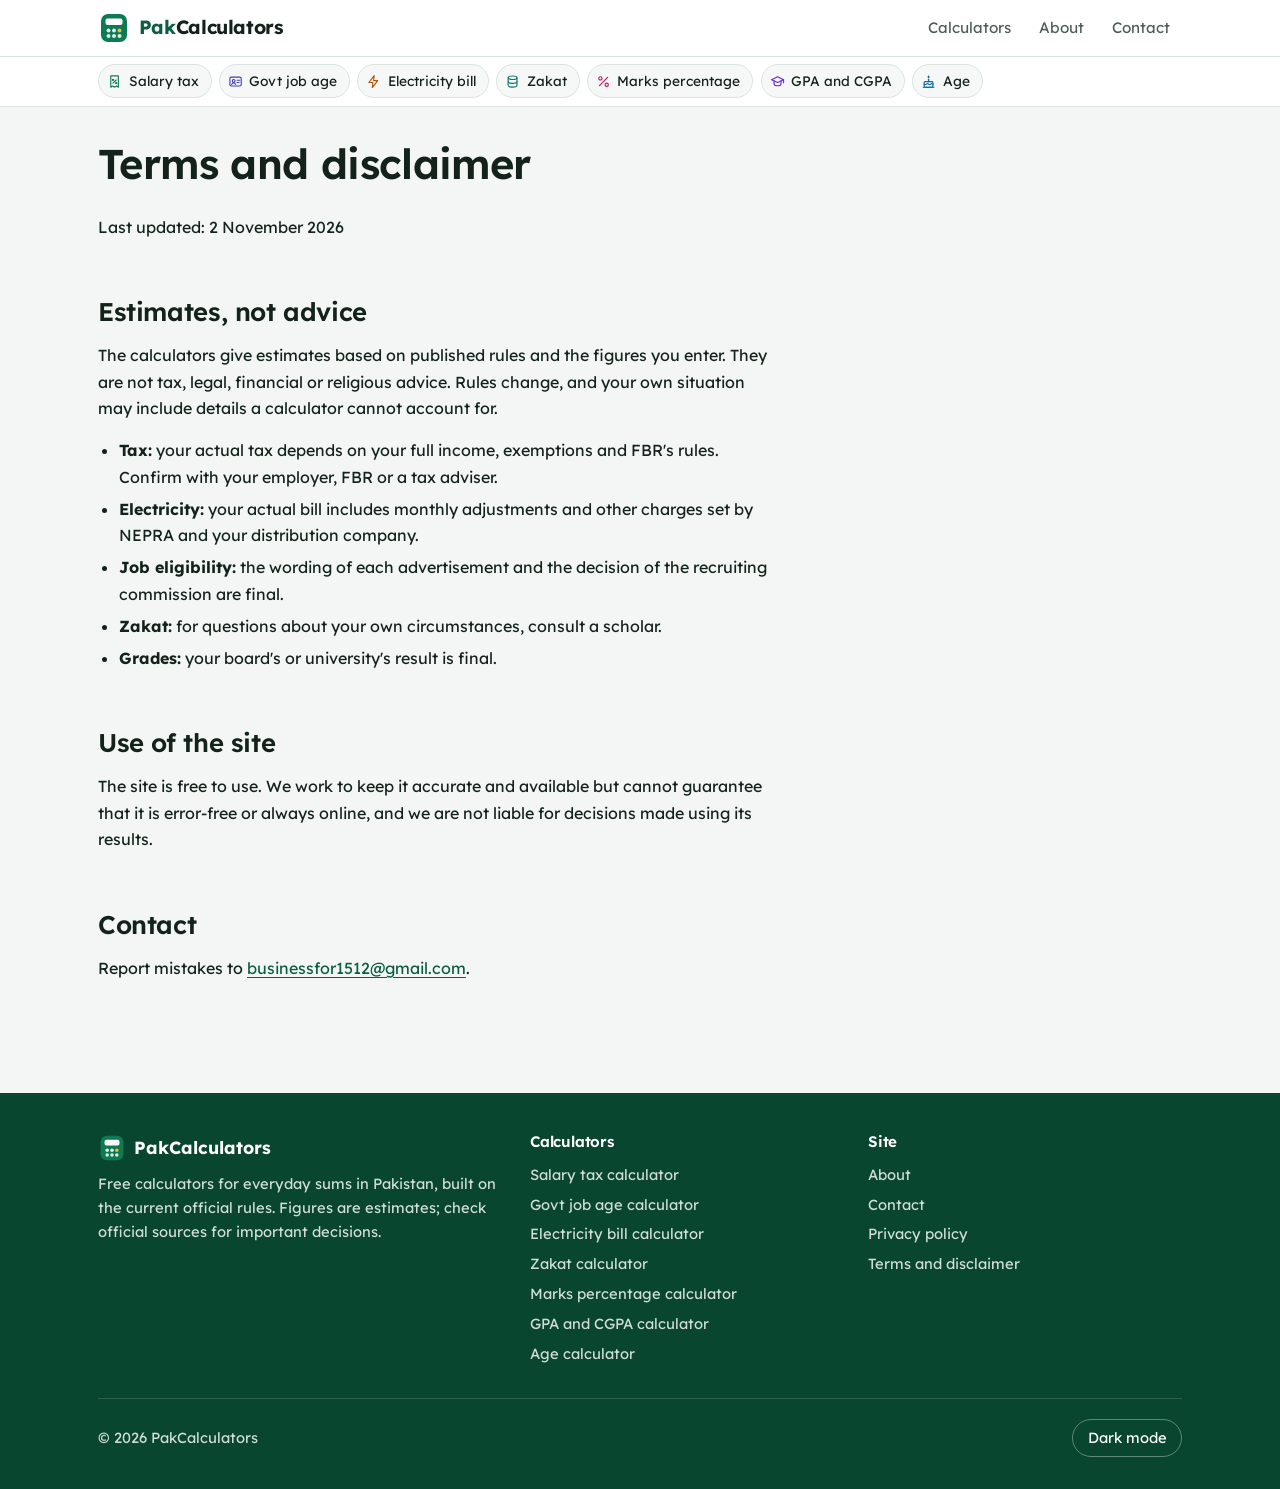
<file: terms/index.html>
<!DOCTYPE html>
<html lang="en">
<head>
<meta charset="UTF-8">
<meta name="viewport" content="width=device-width, initial-scale=1">
<title>Terms and Disclaimer | PakCalculators</title>
<meta name="description" content="Terms of use and the disclaimer for PakCalculators&#x27;s calculators.">
<link rel="canonical" href="https://pakcalculators.vercel.app/terms/">
<meta name="robots" content="index, follow">
<meta name="theme-color" content="#ffffff" media="(prefers-color-scheme: light)">
<meta name="theme-color" content="#16221c" media="(prefers-color-scheme: dark)">
<meta property="og:type" content="website">
<meta property="og:site_name" content="PakCalculators">
<meta property="og:title" content="Terms and Disclaimer | PakCalculators">
<meta property="og:description" content="Terms of use and the disclaimer for PakCalculators&#x27;s calculators.">
<meta property="og:url" content="https://pakcalculators.vercel.app/terms/">
<meta property="og:locale" content="en_PK">
<meta name="twitter:card" content="summary">
<link rel="icon" href="/favicon.svg" type="image/svg+xml">
<link rel="preconnect" href="https://fonts.googleapis.com">
<link rel="preconnect" href="https://fonts.gstatic.com" crossorigin>
<link rel="stylesheet" href="https://fonts.googleapis.com/css2?family=Lexend:wght@400;500;600;700&display=swap">
<link rel="stylesheet" href="/assets/style.css?v=4">
<script>try{var t=localStorage.getItem('hpk-theme');if(t)document.documentElement.setAttribute('data-theme',t)}catch(e){}</script>
<script type="application/ld+json">{"@context": "https://schema.org", "@type": "WebPage", "name": "Terms and Disclaimer | PakCalculators", "url": "https://pakcalculators.vercel.app/terms/"}</script>
</head>
<body>
<a class="skip-link" href="#main">Skip to content</a>
<header class="site-nav"><div class="wrap bar">
<a class="logo" href="/" aria-label="PakCalculators home"><svg viewBox="0 0 32 32" aria-hidden="true"><rect x="3" y="2" width="26" height="28" rx="7" fill="#0e7a55"/><rect x="7.5" y="6.5" width="17" height="6.5" rx="2" fill="#fff"/><circle cx="10.5" cy="18.5" r="2" fill="#fff" opacity=".85"/><circle cx="16" cy="18.5" r="2" fill="#fff" opacity=".85"/><circle cx="21.5" cy="18.5" r="2" fill="#f5b82e"/><circle cx="10.5" cy="24" r="2" fill="#fff" opacity=".85"/><circle cx="16" cy="24" r="2" fill="#fff" opacity=".85"/><circle cx="21.5" cy="24" r="2" fill="#fff" opacity=".85"/></svg><span><span class="pk">Pak</span>Calculators</span></a>
<nav class="nav-links" aria-label="Main"><a href="/" class="">Calculators</a><a href="/about/" class="hide-s">About</a><a href="/contact/" class="hide-xs">Contact</a></nav>
</div><nav class="chips" aria-label="Calculators"><div class="wrap"><a class="chip" data-tool="tax" href="/salary-tax-calculator/"><svg class="ico" viewBox="0 0 24 24" aria-hidden="true"><path d="M6 3h12v18l-3-2-3 2-3-2-3 2z"/><path d="M9.5 14.5l5-5"/><circle cx="9.5" cy="9.5" r=".9"/><circle cx="14.5" cy="14.5" r=".9"/></svg>Salary tax</a><a class="chip" data-tool="age-job" href="/govt-job-age-calculator/"><svg class="ico" viewBox="0 0 24 24" aria-hidden="true"><rect x="3" y="5" width="18" height="14" rx="2.5"/><circle cx="9" cy="11" r="2.2"/><path d="M5.8 16.5c.6-1.5 1.8-2.3 3.2-2.3s2.6.8 3.2 2.3"/><path d="M14.5 10h4M14.5 13.5h3"/></svg>Govt job age</a><a class="chip" data-tool="power" href="/electricity-bill-calculator/"><svg class="ico" viewBox="0 0 24 24" aria-hidden="true"><path d="M13 2.5L4.5 13.5H11l-1 8 8.5-11H12z"/></svg>Electricity bill</a><a class="chip" data-tool="zakat" href="/zakat-calculator/"><svg class="ico" viewBox="0 0 24 24" aria-hidden="true"><ellipse cx="12" cy="6" rx="7" ry="2.8"/><path d="M5 6v6c0 1.6 3.1 2.8 7 2.8s7-1.2 7-2.8V6"/><path d="M5 12v6c0 1.6 3.1 2.8 7 2.8s7-1.2 7-2.8v-6"/></svg>Zakat</a><a class="chip" data-tool="marks" href="/percentage-calculator/"><svg class="ico" viewBox="0 0 24 24" aria-hidden="true"><path d="M18.5 5.5l-13 13"/><circle cx="7" cy="7" r="2.6"/><circle cx="17" cy="17" r="2.6"/></svg>Marks percentage</a><a class="chip" data-tool="gpa" href="/cgpa-calculator/"><svg class="ico" viewBox="0 0 24 24" aria-hidden="true"><path d="M2.5 9L12 4.5 21.5 9 12 13.5z"/><path d="M6.5 11v4.8c0 1.4 2.5 2.9 5.5 2.9s5.5-1.5 5.5-2.9V11"/><path d="M21.5 9v5"/></svg>GPA and CGPA</a><a class="chip" data-tool="age" href="/age-calculator/"><svg class="ico" viewBox="0 0 24 24" aria-hidden="true"><path d="M3.5 21h17"/><rect x="5" y="12" width="14" height="9" rx="1.8"/><path d="M5 16c1.2.9 2.3.9 3.5 0s2.3-.9 3.5 0 2.3.9 3.5 0 2.3-.9 3.5 0"/><path d="M12 12V8.5"/><path d="M12 6c.9-.8.9-1.8 0-2.8-.9 1-.9 2 0 2.8z"/></svg>Age</a></div></nav></header>
<main id="main" class="page page-plain"><div class="wrap">
<div class="article">
<h1>Terms and disclaimer</h1>

<p>Last updated: 2 November 2026</p>
<h2>Estimates, not advice</h2>
<p>The calculators give estimates based on published rules and the figures you enter. They are not tax, legal, financial or religious advice. Rules change, and your own situation may include details a calculator cannot account for.</p>
<ul>
<li><strong>Tax:</strong> your actual tax depends on your full income, exemptions and FBR's rules. Confirm with your employer, FBR or a tax adviser.</li>
<li><strong>Electricity:</strong> your actual bill includes monthly adjustments and other charges set by NEPRA and your distribution company.</li>
<li><strong>Job eligibility:</strong> the wording of each advertisement and the decision of the recruiting commission are final.</li>
<li><strong>Zakat:</strong> for questions about your own circumstances, consult a scholar.</li>
<li><strong>Grades:</strong> your board's or university's result is final.</li>
</ul>
<h2>Use of the site</h2>
<p>The site is free to use. We work to keep it accurate and available but cannot guarantee that it is error-free or always online, and we are not liable for decisions made using its results.</p>
<h2>Contact</h2>
<p>Report mistakes to <a href="mailto:businessfor1512@gmail.com">businessfor1512@gmail.com</a>.</p>

</div>
</div></main>
<footer class="site-foot"><div class="wrap">
<div class="cols">
<div><span class="brand"><svg viewBox="0 0 32 32" aria-hidden="true"><rect x="3" y="2" width="26" height="28" rx="7" fill="#0e7a55"/><rect x="7.5" y="6.5" width="17" height="6.5" rx="2" fill="#fff"/><circle cx="10.5" cy="18.5" r="2" fill="#fff" opacity=".85"/><circle cx="16" cy="18.5" r="2" fill="#fff" opacity=".85"/><circle cx="21.5" cy="18.5" r="2" fill="#f5b82e"/><circle cx="10.5" cy="24" r="2" fill="#fff" opacity=".85"/><circle cx="16" cy="24" r="2" fill="#fff" opacity=".85"/><circle cx="21.5" cy="24" r="2" fill="#fff" opacity=".85"/></svg>PakCalculators</span><p>Free calculators for everyday sums in Pakistan, built on the current official rules. Figures are estimates; check official sources for important decisions.</p></div>
<nav aria-label="Calculators"><h2>Calculators</h2><ul><li><a href="/salary-tax-calculator/">Salary tax calculator</a></li><li><a href="/govt-job-age-calculator/">Govt job age calculator</a></li><li><a href="/electricity-bill-calculator/">Electricity bill calculator</a></li><li><a href="/zakat-calculator/">Zakat calculator</a></li><li><a href="/percentage-calculator/">Marks percentage calculator</a></li><li><a href="/cgpa-calculator/">GPA and CGPA calculator</a></li><li><a href="/age-calculator/">Age calculator</a></li></ul></nav>
<nav aria-label="Site"><h2>Site</h2><ul><li><a href="/about/">About</a></li><li><a href="/contact/">Contact</a></li><li><a href="/privacy-policy/">Privacy policy</a></li><li><a href="/terms/">Terms and disclaimer</a></li></ul></nav>
</div>
<div class="legal"><p>© 2026 PakCalculators</p><button type="button" class="theme-toggle" id="theme-toggle">Dark mode</button></div>
</div></footer>
<script src="/assets/common.js?v=4" defer></script>
</body>
</html>
</file>
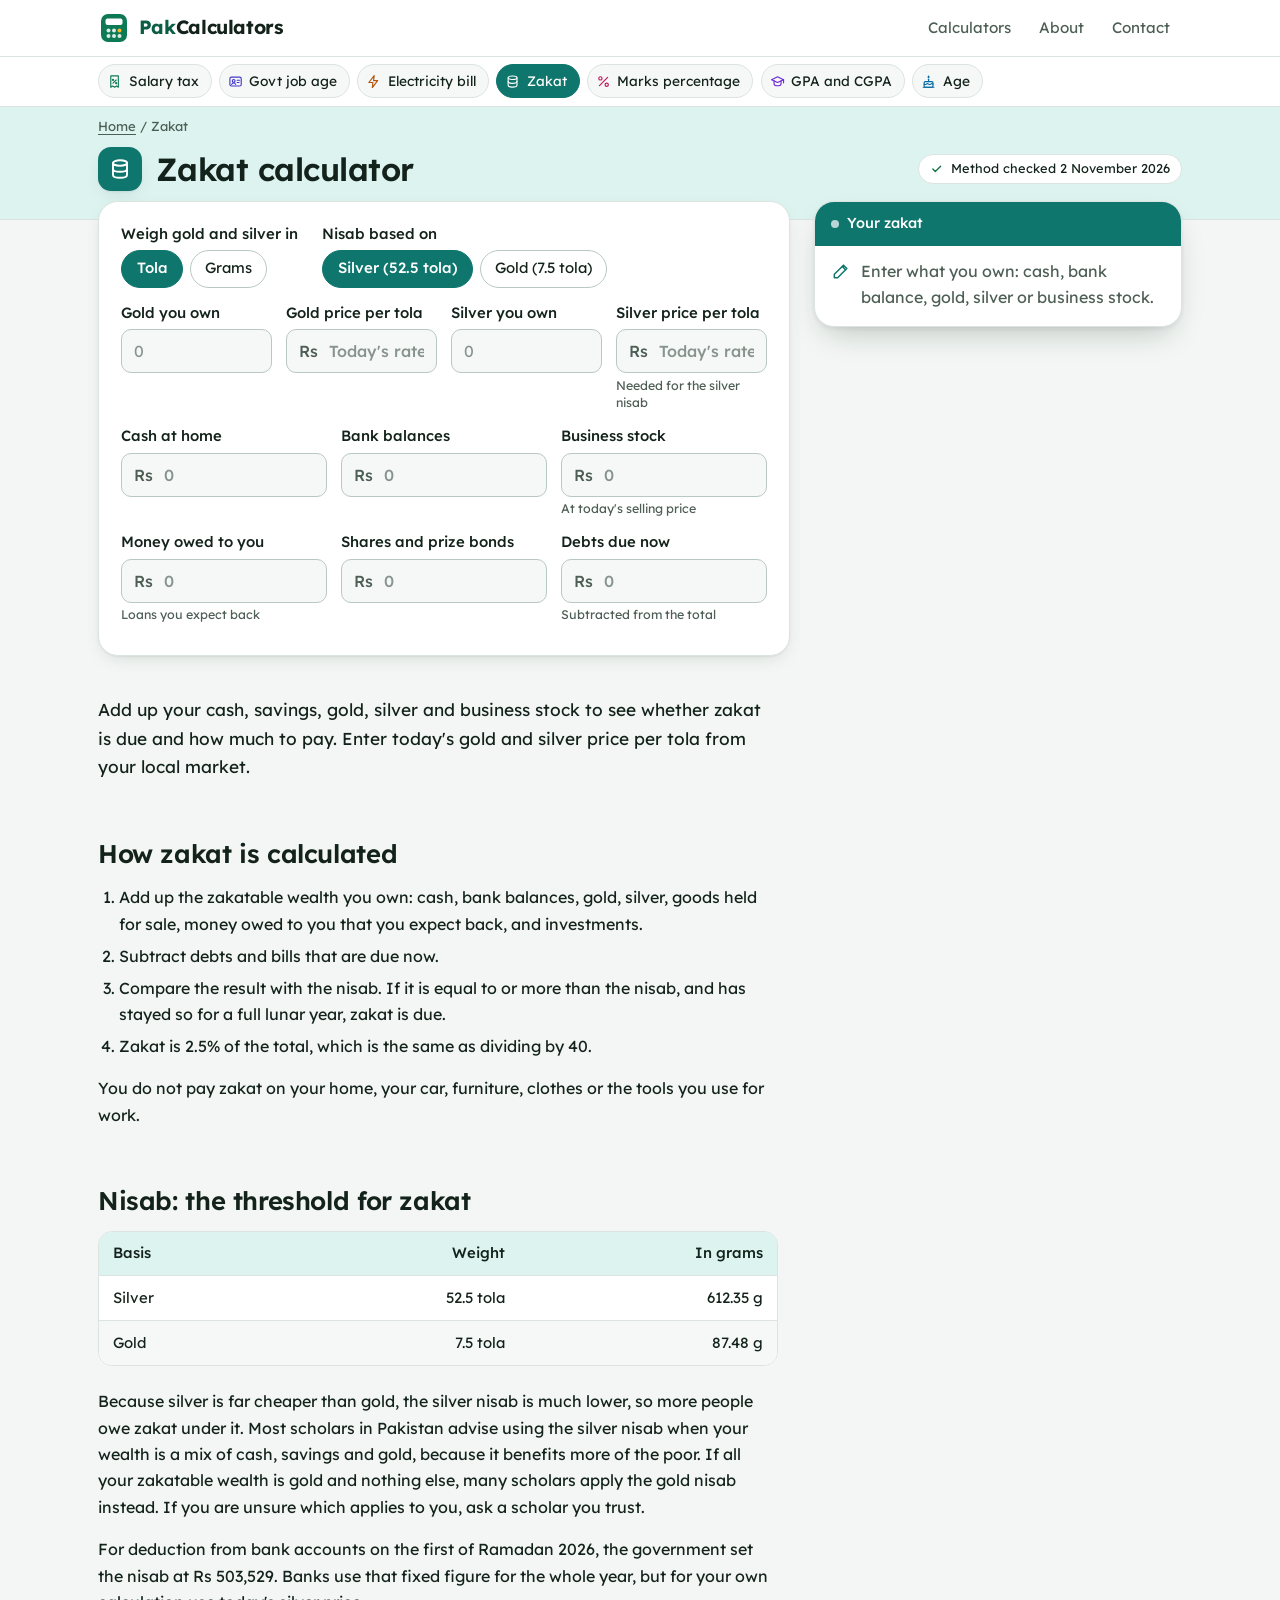
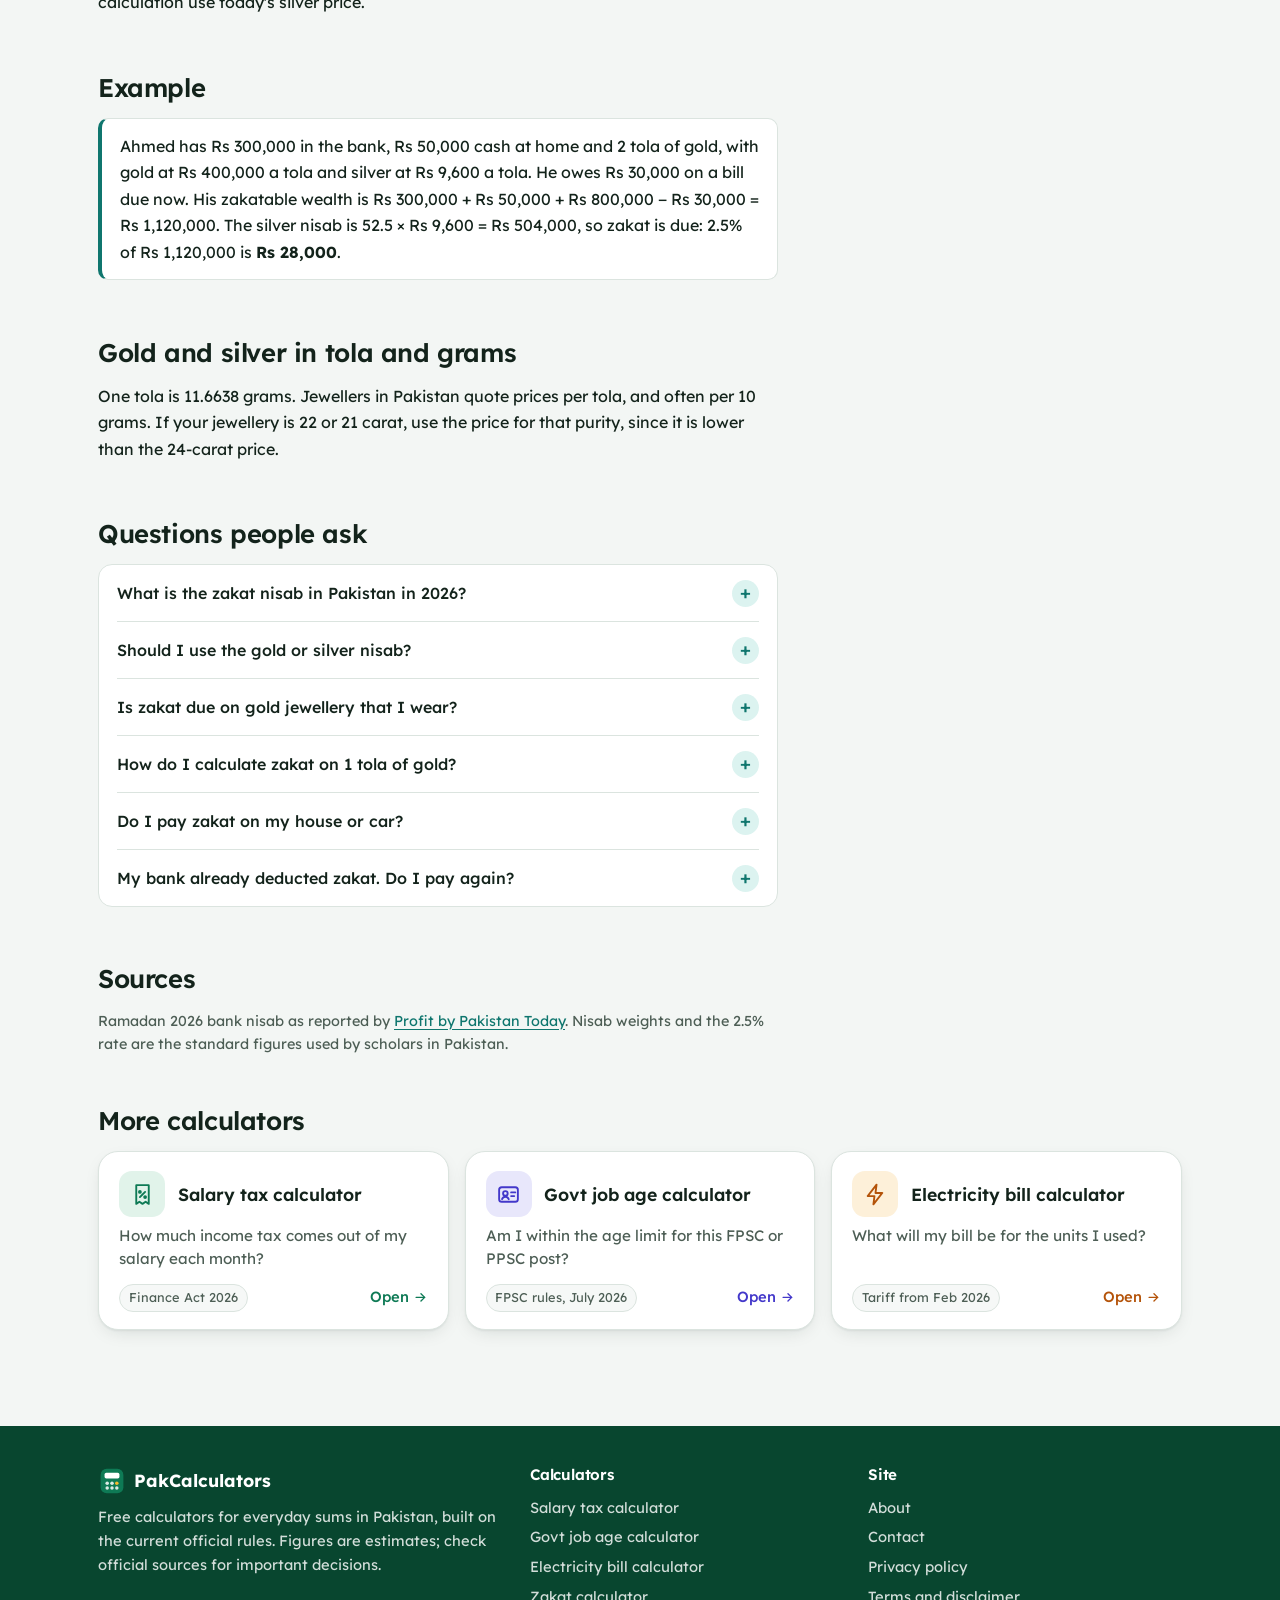
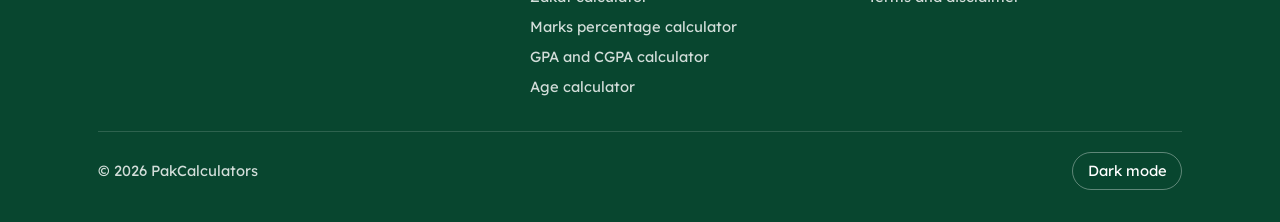
<file: zakat-calculator/index.html>
<!DOCTYPE html>
<html lang="en">
<head>
<meta charset="UTF-8">
<meta name="viewport" content="width=device-width, initial-scale=1">
<title>Zakat Calculator Pakistan 2026: Gold, Silver, Cash &amp; Nisab</title>
<meta name="description" content="Calculate zakat on cash, bank savings, gold, silver and business stock in rupees. Uses the silver or gold nisab with today&#x27;s price per tola, and 2.5% of zakatable wealth.">
<link rel="canonical" href="https://pakcalculators.vercel.app/zakat-calculator/">
<meta name="robots" content="index, follow">
<meta name="theme-color" content="#ffffff" media="(prefers-color-scheme: light)">
<meta name="theme-color" content="#16221c" media="(prefers-color-scheme: dark)">
<meta property="og:type" content="website">
<meta property="og:site_name" content="PakCalculators">
<meta property="og:title" content="Zakat Calculator Pakistan 2026: Gold, Silver, Cash &amp; Nisab">
<meta property="og:description" content="Calculate zakat on cash, bank savings, gold, silver and business stock in rupees. Uses the silver or gold nisab with today&#x27;s price per tola, and 2.5% of zakatable wealth.">
<meta property="og:url" content="https://pakcalculators.vercel.app/zakat-calculator/">
<meta property="og:locale" content="en_PK">
<meta name="twitter:card" content="summary">
<link rel="icon" href="/favicon.svg" type="image/svg+xml">
<link rel="preconnect" href="https://fonts.googleapis.com">
<link rel="preconnect" href="https://fonts.gstatic.com" crossorigin>
<link rel="stylesheet" href="https://fonts.googleapis.com/css2?family=Lexend:wght@400;500;600;700&display=swap">
<link rel="stylesheet" href="/assets/style.css?v=4">
<script>try{var t=localStorage.getItem('hpk-theme');if(t)document.documentElement.setAttribute('data-theme',t)}catch(e){}</script>
<script type="application/ld+json">{"@context": "https://schema.org", "@graph": [{"@type": "WebApplication", "name": "Zakat calculator", "url": "https://pakcalculators.vercel.app/zakat-calculator/", "description": "Calculate zakat on cash, bank savings, gold, silver and business stock in rupees. Uses the silver or gold nisab with today's price per tola, and 2.5% of zakatable wealth.", "applicationCategory": "FinanceApplication", "operatingSystem": "Any", "inLanguage": "en-PK", "isAccessibleForFree": true, "offers": {"@type": "Offer", "price": "0", "priceCurrency": "PKR"}, "dateModified": "2026-11-02"}, {"@type": "BreadcrumbList", "itemListElement": [{"@type": "ListItem", "position": 1, "name": "Home", "item": "https://pakcalculators.vercel.app/"}, {"@type": "ListItem", "position": 2, "name": "Zakat", "item": "https://pakcalculators.vercel.app/zakat-calculator/"}]}, {"@type": "FAQPage", "mainEntity": [{"@type": "Question", "name": "What is the zakat nisab in Pakistan in 2026?", "acceptedAnswer": {"@type": "Answer", "text": "The nisab is the value of 52.5 tola of silver, or 7.5 tola of gold. Its rupee value changes with the market. For bank deductions in Ramadan 2026 the government fixed it at Rs 503,529."}}, {"@type": "Question", "name": "Should I use the gold or silver nisab?", "acceptedAnswer": {"@type": "Answer", "text": "Most scholars in Pakistan advise silver when you own a mix of cash, savings and gold. If you own only gold, many apply the gold nisab. Ask a scholar if you are unsure."}}, {"@type": "Question", "name": "Is zakat due on gold jewellery that I wear?", "acceptedAnswer": {"@type": "Answer", "text": "In the Hanafi school, followed by most people in Pakistan, zakat is due on gold and silver jewellery even if it is worn. Other schools differ on this."}}, {"@type": "Question", "name": "How do I calculate zakat on 1 tola of gold?", "acceptedAnswer": {"@type": "Answer", "text": "Multiply 1 tola by today's price per tola to get its value, add your other zakatable wealth, and if the total is above the nisab, pay 2.5% of the total."}}, {"@type": "Question", "name": "Do I pay zakat on my house or car?", "acceptedAnswer": {"@type": "Answer", "text": "No. Zakat is not due on the home you live in, your car, household items or tools for your work. A property or car bought to sell is business stock and is counted."}}, {"@type": "Question", "name": "My bank already deducted zakat. Do I pay again?", "acceptedAnswer": {"@type": "Answer", "text": "The bank deduction counts towards your zakat on that account. Calculate your full zakat and subtract what the bank already took."}}]}]}</script>
</head>
<body data-tool="zakat">
<a class="skip-link" href="#main">Skip to content</a>
<header class="site-nav"><div class="wrap bar">
<a class="logo" href="/" aria-label="PakCalculators home"><svg viewBox="0 0 32 32" aria-hidden="true"><rect x="3" y="2" width="26" height="28" rx="7" fill="#0e7a55"/><rect x="7.5" y="6.5" width="17" height="6.5" rx="2" fill="#fff"/><circle cx="10.5" cy="18.5" r="2" fill="#fff" opacity=".85"/><circle cx="16" cy="18.5" r="2" fill="#fff" opacity=".85"/><circle cx="21.5" cy="18.5" r="2" fill="#f5b82e"/><circle cx="10.5" cy="24" r="2" fill="#fff" opacity=".85"/><circle cx="16" cy="24" r="2" fill="#fff" opacity=".85"/><circle cx="21.5" cy="24" r="2" fill="#fff" opacity=".85"/></svg><span><span class="pk">Pak</span>Calculators</span></a>
<nav class="nav-links" aria-label="Main"><a href="/" class="">Calculators</a><a href="/about/" class="hide-s">About</a><a href="/contact/" class="hide-xs">Contact</a></nav>
</div><nav class="chips" aria-label="Calculators"><div class="wrap"><a class="chip" data-tool="tax" href="/salary-tax-calculator/"><svg class="ico" viewBox="0 0 24 24" aria-hidden="true"><path d="M6 3h12v18l-3-2-3 2-3-2-3 2z"/><path d="M9.5 14.5l5-5"/><circle cx="9.5" cy="9.5" r=".9"/><circle cx="14.5" cy="14.5" r=".9"/></svg>Salary tax</a><a class="chip" data-tool="age-job" href="/govt-job-age-calculator/"><svg class="ico" viewBox="0 0 24 24" aria-hidden="true"><rect x="3" y="5" width="18" height="14" rx="2.5"/><circle cx="9" cy="11" r="2.2"/><path d="M5.8 16.5c.6-1.5 1.8-2.3 3.2-2.3s2.6.8 3.2 2.3"/><path d="M14.5 10h4M14.5 13.5h3"/></svg>Govt job age</a><a class="chip" data-tool="power" href="/electricity-bill-calculator/"><svg class="ico" viewBox="0 0 24 24" aria-hidden="true"><path d="M13 2.5L4.5 13.5H11l-1 8 8.5-11H12z"/></svg>Electricity bill</a><a class="chip" data-tool="zakat" href="/zakat-calculator/" aria-current="page"><svg class="ico" viewBox="0 0 24 24" aria-hidden="true"><ellipse cx="12" cy="6" rx="7" ry="2.8"/><path d="M5 6v6c0 1.6 3.1 2.8 7 2.8s7-1.2 7-2.8V6"/><path d="M5 12v6c0 1.6 3.1 2.8 7 2.8s7-1.2 7-2.8v-6"/></svg>Zakat</a><a class="chip" data-tool="marks" href="/percentage-calculator/"><svg class="ico" viewBox="0 0 24 24" aria-hidden="true"><path d="M18.5 5.5l-13 13"/><circle cx="7" cy="7" r="2.6"/><circle cx="17" cy="17" r="2.6"/></svg>Marks percentage</a><a class="chip" data-tool="gpa" href="/cgpa-calculator/"><svg class="ico" viewBox="0 0 24 24" aria-hidden="true"><path d="M2.5 9L12 4.5 21.5 9 12 13.5z"/><path d="M6.5 11v4.8c0 1.4 2.5 2.9 5.5 2.9s5.5-1.5 5.5-2.9V11"/><path d="M21.5 9v5"/></svg>GPA and CGPA</a><a class="chip" data-tool="age" href="/age-calculator/"><svg class="ico" viewBox="0 0 24 24" aria-hidden="true"><path d="M3.5 21h17"/><rect x="5" y="12" width="14" height="9" rx="1.8"/><path d="M5 16c1.2.9 2.3.9 3.5 0s2.3-.9 3.5 0 2.3.9 3.5 0 2.3-.9 3.5 0"/><path d="M12 12V8.5"/><path d="M12 6c.9-.8.9-1.8 0-2.8-.9 1-.9 2 0 2.8z"/></svg>Age</a></div></nav></header>
<main id="main" class="page">
<div class="tool-band"><div class="wrap">
<nav class="crumbs" aria-label="Breadcrumb"><a href="/">Home</a> / <span aria-current="page">Zakat</span></nav>
<header class="tool-head">
<span class="badge"><svg class="ico" viewBox="0 0 24 24" aria-hidden="true"><ellipse cx="12" cy="6" rx="7" ry="2.8"/><path d="M5 6v6c0 1.6 3.1 2.8 7 2.8s7-1.2 7-2.8V6"/><path d="M5 12v6c0 1.6 3.1 2.8 7 2.8s7-1.2 7-2.8v-6"/></svg></span>
<h1>Zakat calculator</h1>
<p class="checked"><svg class="ico" viewBox="0 0 24 24" aria-hidden="true"><path d="M5 12.5l4.5 4.5L19 7.5"/></svg>Method checked 2 November 2026</p>
</header>
</div></div>
<div class="wrap">
<div class="calc">
<form id="calc-form" class="panel" novalidate autocomplete="off">
<div class="pair"><div class="field"><span class="label" id="unit-l">Weigh gold and silver in</span><div class="seg" role="radiogroup" aria-labelledby="unit-l"><label><input type="radio" name="unit" value="tola" checked><span>Tola</span></label><label><input type="radio" name="unit" value="g"><span>Grams</span></label></div></div><div class="field"><span class="label" id="basis-l">Nisab based on</span><div class="seg" role="radiogroup" aria-labelledby="basis-l"><label><input type="radio" name="basis" value="silver" checked><span>Silver (52.5 tola)</span></label><label><input type="radio" name="basis" value="gold"><span>Gold (7.5 tola)</span></label></div></div></div><div class="grid-auto"><div class="field"><label for="gold">Gold you own</label><input id="gold" type="number" inputmode="decimal" step="0.01" min="0" value="" placeholder="0"></div><div class="field" id="gold-price-field"><label for="gold-price">Gold price per tola</label><div class="money"><span>Rs</span><input id="gold-price" type="text" inputmode="numeric" placeholder="Today's rate"></div><span class="hint" hidden>Enter the gold price to include your gold.</span></div><div class="field"><label for="silver">Silver you own</label><input id="silver" type="number" inputmode="decimal" step="0.01" min="0" value="" placeholder="0"></div><div class="field"><label for="silver-price">Silver price per tola</label><div class="money"><span>Rs</span><input id="silver-price" type="text" inputmode="numeric" placeholder="Today's rate" value=""></div><span class="hint">Needed for the silver nisab</span></div></div><div class="grid-auto wide"><div class="field"><label for="cash">Cash at home</label><div class="money"><span>Rs</span><input id="cash" type="text" inputmode="numeric" placeholder="0" value=""></div></div><div class="field"><label for="bank">Bank balances</label><div class="money"><span>Rs</span><input id="bank" type="text" inputmode="numeric" placeholder="0" value=""></div></div><div class="field"><label for="business">Business stock</label><div class="money"><span>Rs</span><input id="business" type="text" inputmode="numeric" placeholder="0" value=""></div><span class="hint">At today's selling price</span></div><div class="field"><label for="receivable">Money owed to you</label><div class="money"><span>Rs</span><input id="receivable" type="text" inputmode="numeric" placeholder="0" value=""></div><span class="hint">Loans you expect back</span></div><div class="field"><label for="investments">Shares and prize bonds</label><div class="money"><span>Rs</span><input id="investments" type="text" inputmode="numeric" placeholder="0" value=""></div></div><div class="field"><label for="debts">Debts due now</label><div class="money"><span>Rs</span><input id="debts" type="text" inputmode="numeric" placeholder="0" value=""></div><span class="hint">Subtracted from the total</span></div></div>
</form>
<aside class="slip" id="result" aria-live="polite"><p class="slip-title">Result</p><div class="slip-body"><p class="empty">Loading the calculator…</p></div></aside>
</div>
<div class="result-bar off" id="result-bar" hidden><div><span class="rb-k"></span><span class="rb-v"></span></div><a href="#result">See details</a></div>
<div class="article">
<p class="intro">Add up your cash, savings, gold, silver and business stock to see whether zakat is due and how much to pay. Enter today's gold and silver price per tola from your local market.</p>

<h2>How zakat is calculated</h2>
<ol>
<li>Add up the zakatable wealth you own: cash, bank balances, gold, silver, goods held for sale, money owed to you that you expect back, and investments.</li>
<li>Subtract debts and bills that are due now.</li>
<li>Compare the result with the nisab. If it is equal to or more than the nisab, and has stayed so for a full lunar year, zakat is due.</li>
<li>Zakat is 2.5% of the total, which is the same as dividing by 40.</li>
</ol>
<p>You do not pay zakat on your home, your car, furniture, clothes or the tools you use for work.</p>

<h2>Nisab: the threshold for zakat</h2>
<div class="table-wrap"><table><thead><tr><th>Basis</th><th class=n>Weight</th><th class=n>In grams</th></tr></thead><tbody><tr><td>Silver</td><td class=n>52.5 tola</td><td class=n>612.35 g</td></tr><tr><td>Gold</td><td class=n>7.5 tola</td><td class=n>87.48 g</td></tr></tbody></table></div>
<p>Because silver is far cheaper than gold, the silver nisab is much lower, so more people owe zakat under it. Most scholars in Pakistan advise using the silver nisab when your wealth is a mix of cash, savings and gold, because it benefits more of the poor. If all your zakatable wealth is gold and nothing else, many scholars apply the gold nisab instead. If you are unsure which applies to you, ask a scholar you trust.</p>
<p>For deduction from bank accounts on the first of Ramadan 2026, the government set the nisab at Rs 503,529. Banks use that fixed figure for the whole year, but for your own calculation use today's silver price.</p>

<h2>Example</h2>
<div class="example"><p>Ahmed has Rs 300,000 in the bank, Rs 50,000 cash at home and 2 tola of gold, with gold at Rs 400,000 a tola and silver at Rs 9,600 a tola. He owes Rs 30,000 on a bill due now. His zakatable wealth is Rs 300,000 + Rs 50,000 + Rs 800,000 − Rs 30,000 = Rs 1,120,000. The silver nisab is 52.5 × Rs 9,600 = Rs 504,000, so zakat is due: 2.5% of Rs 1,120,000 is <strong>Rs 28,000</strong>.</p></div>

<h2>Gold and silver in tola and grams</h2>
<p>One tola is 11.6638 grams. Jewellers in Pakistan quote prices per tola, and often per 10 grams. If your jewellery is 22 or 21 carat, use the price for that purity, since it is lower than the 24-carat price.</p>

<h2 id="faq">Questions people ask</h2><div class="faq">
<details><summary>What is the zakat nisab in Pakistan in 2026?</summary><div><p>The nisab is the value of 52.5 tola of silver, or 7.5 tola of gold. Its rupee value changes with the market. For bank deductions in Ramadan 2026 the government fixed it at Rs 503,529.</p></div></details>
<details><summary>Should I use the gold or silver nisab?</summary><div><p>Most scholars in Pakistan advise silver when you own a mix of cash, savings and gold. If you own only gold, many apply the gold nisab. Ask a scholar if you are unsure.</p></div></details>
<details><summary>Is zakat due on gold jewellery that I wear?</summary><div><p>In the Hanafi school, followed by most people in Pakistan, zakat is due on gold and silver jewellery even if it is worn. Other schools differ on this.</p></div></details>
<details><summary>How do I calculate zakat on 1 tola of gold?</summary><div><p>Multiply 1 tola by today's price per tola to get its value, add your other zakatable wealth, and if the total is above the nisab, pay 2.5% of the total.</p></div></details>
<details><summary>Do I pay zakat on my house or car?</summary><div><p>No. Zakat is not due on the home you live in, your car, household items or tools for your work. A property or car bought to sell is business stock and is counted.</p></div></details>
<details><summary>My bank already deducted zakat. Do I pay again?</summary><div><p>The bank deduction counts towards your zakat on that account. Calculate your full zakat and subtract what the bank already took.</p></div></details>
</div>
<h2>Sources</h2>
<p class="sources">Ramadan 2026 bank nisab as reported by <a href="https://profit.pakistantoday.com.pk/2026/02/17/pakistan-fixes-zakat-nisab-at-rs503529-for-ramadan-2026/" rel="nofollow">Profit by Pakistan Today</a>. Nisab weights and the 2.5% rate are the standard figures used by scholars in Pakistan.</p>
</div>
<section class="related"><h2>More calculators</h2><ul class="cards c3"><li data-tool="tax" data-find="salary tax salary tax calculator for 2026-27 how much income tax comes out of my salary each month? income tax fbr salary slab 2026 2027 budget payroll"><a class="card" href="/salary-tax-calculator/"><span class="top"><span class="ic"><svg class="ico" viewBox="0 0 24 24" aria-hidden="true"><path d="M6 3h12v18l-3-2-3 2-3-2-3 2z"/><path d="M9.5 14.5l5-5"/><circle cx="9.5" cy="9.5" r=".9"/><circle cx="14.5" cy="14.5" r=".9"/></svg></span><span class="name">Salary tax calculator</span></span><span class="q">How much income tax comes out of my salary each month?</span><span class="foot"><span class="when">Finance Act 2026</span><span class="go">Open <svg class="ico" viewBox="0 0 24 24" aria-hidden="true"><path d="M5 12h14"/><path d="M13 6l6 6-6 6"/></svg></span></span></a></li><li data-tool="age-job" data-find="govt job age government job age calculator am i within the age limit for this fpsc or ppsc post? fpsc ppsc age limit relaxation eligibility government job"><a class="card" href="/govt-job-age-calculator/"><span class="top"><span class="ic"><svg class="ico" viewBox="0 0 24 24" aria-hidden="true"><rect x="3" y="5" width="18" height="14" rx="2.5"/><circle cx="9" cy="11" r="2.2"/><path d="M5.8 16.5c.6-1.5 1.8-2.3 3.2-2.3s2.6.8 3.2 2.3"/><path d="M14.5 10h4M14.5 13.5h3"/></svg></span><span class="name">Govt job age calculator</span></span><span class="q">Am I within the age limit for this FPSC or PPSC post?</span><span class="foot"><span class="when">FPSC rules, July 2026</span><span class="go">Open <svg class="ico" viewBox="0 0 24 24" aria-hidden="true"><path d="M5 12h14"/><path d="M13 6l6 6-6 6"/></svg></span></span></a></li><li data-tool="power" data-find="electricity bill electricity bill calculator what will my bill be for the units i used? bijli bill lesco iesco mepco gepco fesco pesco hesco units wapda"><a class="card" href="/electricity-bill-calculator/"><span class="top"><span class="ic"><svg class="ico" viewBox="0 0 24 24" aria-hidden="true"><path d="M13 2.5L4.5 13.5H11l-1 8 8.5-11H12z"/></svg></span><span class="name">Electricity bill calculator</span></span><span class="q">What will my bill be for the units I used?</span><span class="foot"><span class="when">Tariff from Feb 2026</span><span class="go">Open <svg class="ico" viewBox="0 0 24 24" aria-hidden="true"><path d="M5 12h14"/><path d="M13 6l6 6-6 6"/></svg></span></span></a></li></ul></section>
</div></main>
<footer class="site-foot"><div class="wrap">
<div class="cols">
<div><span class="brand"><svg viewBox="0 0 32 32" aria-hidden="true"><rect x="3" y="2" width="26" height="28" rx="7" fill="#0e7a55"/><rect x="7.5" y="6.5" width="17" height="6.5" rx="2" fill="#fff"/><circle cx="10.5" cy="18.5" r="2" fill="#fff" opacity=".85"/><circle cx="16" cy="18.5" r="2" fill="#fff" opacity=".85"/><circle cx="21.5" cy="18.5" r="2" fill="#f5b82e"/><circle cx="10.5" cy="24" r="2" fill="#fff" opacity=".85"/><circle cx="16" cy="24" r="2" fill="#fff" opacity=".85"/><circle cx="21.5" cy="24" r="2" fill="#fff" opacity=".85"/></svg>PakCalculators</span><p>Free calculators for everyday sums in Pakistan, built on the current official rules. Figures are estimates; check official sources for important decisions.</p></div>
<nav aria-label="Calculators"><h2>Calculators</h2><ul><li><a href="/salary-tax-calculator/">Salary tax calculator</a></li><li><a href="/govt-job-age-calculator/">Govt job age calculator</a></li><li><a href="/electricity-bill-calculator/">Electricity bill calculator</a></li><li><a href="/zakat-calculator/">Zakat calculator</a></li><li><a href="/percentage-calculator/">Marks percentage calculator</a></li><li><a href="/cgpa-calculator/">GPA and CGPA calculator</a></li><li><a href="/age-calculator/">Age calculator</a></li></ul></nav>
<nav aria-label="Site"><h2>Site</h2><ul><li><a href="/about/">About</a></li><li><a href="/contact/">Contact</a></li><li><a href="/privacy-policy/">Privacy policy</a></li><li><a href="/terms/">Terms and disclaimer</a></li></ul></nav>
</div>
<div class="legal"><p>© 2026 PakCalculators</p><button type="button" class="theme-toggle" id="theme-toggle">Dark mode</button></div>
</div></footer>
<script src="/assets/common.js?v=4" defer></script><script src="/assets/tools/zakat.js?v=4" defer></script>
</body>
</html>
</file>
<file: assets/style.css>
/* PakCalculators — shared styles
   Base: deep green brand, cool off-white page. Each calculator has its own accent colour (set by data-tool). */
:root {
  --page: #f3f6f4;
  --surface: #ffffff;
  --sunk: #f6f8f7;
  --ink: #13231b;
  --ink-soft: #4d5e55;
  --brand: #0b5d43;
  --brand-deep: #08462f;
  --brand-tint: #e2f1ea;
  --rule: #dbe4df;
  --rule-strong: #b9c8c0;
  --star: #f5b82e;
  --warn: #b42318;
  --warn-tint: #fdecea;
  --ok: #157347;
  --ok-tint: #e3f4ea;
  --accent: var(--brand);
  --accent-ink: #ffffff;
  --accent-tint: var(--brand-tint);
  --r-s: 10px;
  --r-m: 14px;
  --r-l: 20px;
  --shadow: 0 1px 2px rgba(19, 35, 27, .06), 0 6px 20px -8px rgba(19, 35, 27, .18);
  --shadow-lift: 0 2px 4px rgba(19, 35, 27, .06), 0 14px 32px -12px rgba(19, 35, 27, .28);
  --font: "Lexend", system-ui, -apple-system, "Segoe UI", Roboto, sans-serif;
  --measure: 68ch;
  color-scheme: light;
}
@media (prefers-color-scheme: dark) {
  :root:not([data-theme="light"]) {
    --page: #0e1713; --surface: #16221c; --sunk: #111b16; --ink: #e8f0eb; --ink-soft: #a6b6ad;
    --brand: #3fbf8a; --brand-deep: #7dd8b0; --brand-tint: #17342a; --rule: #26362e; --rule-strong: #3a4d43;
    --warn: #ff8f80; --warn-tint: #3b1e1a; --ok: #6fd39a; --ok-tint: #173528; --accent-ink: #0b1510;
    --shadow: 0 1px 2px rgba(0,0,0,.4), 0 8px 24px -10px rgba(0,0,0,.7);
    --shadow-lift: 0 2px 4px rgba(0,0,0,.4), 0 16px 34px -12px rgba(0,0,0,.8);
    color-scheme: dark;
  }
}
:root[data-theme="dark"] {
  --page: #0e1713; --surface: #16221c; --sunk: #111b16; --ink: #e8f0eb; --ink-soft: #a6b6ad;
  --brand: #3fbf8a; --brand-deep: #7dd8b0; --brand-tint: #17342a; --rule: #26362e; --rule-strong: #3a4d43;
  --warn: #ff8f80; --warn-tint: #3b1e1a; --ok: #6fd39a; --ok-tint: #173528; --accent-ink: #0b1510;
  --shadow: 0 1px 2px rgba(0,0,0,.4), 0 8px 24px -10px rgba(0,0,0,.7);
  --shadow-lift: 0 2px 4px rgba(0,0,0,.4), 0 16px 34px -12px rgba(0,0,0,.8);
  color-scheme: dark;
}

/* Calculator accents: light values, then dark-mode values */
[data-tool="tax"]   { --accent: #0e7a55; --accent-tint: #e1f3ea; }
[data-tool="age-job"] { --accent: #4338ca; --accent-tint: #e8e7fb; }
[data-tool="power"] { --accent: #b45309; --accent-tint: #fdf0d9; }
[data-tool="zakat"] { --accent: #0f766e; --accent-tint: #dcf3f0; }
[data-tool="marks"] { --accent: #be185d; --accent-tint: #fbe5ef; }
[data-tool="gpa"]   { --accent: #6d28d9; --accent-tint: #efe6fd; }
[data-tool="age"]   { --accent: #0369a1; --accent-tint: #e0f0fa; }
@media (prefers-color-scheme: dark) {
  :root:not([data-theme="light"]) [data-tool="tax"]   { --accent: #4fd19a; --accent-tint: #173a2c; }
  :root:not([data-theme="light"]) [data-tool="age-job"] { --accent: #a5a1ff; --accent-tint: #25234a; }
  :root:not([data-theme="light"]) [data-tool="power"] { --accent: #fbbf4a; --accent-tint: #3a2c12; }
  :root:not([data-theme="light"]) [data-tool="zakat"] { --accent: #4fd6c6; --accent-tint: #133733; }
  :root:not([data-theme="light"]) [data-tool="marks"] { --accent: #f584b5; --accent-tint: #3f1a2b; }
  :root:not([data-theme="light"]) [data-tool="gpa"]   { --accent: #c4a3ff; --accent-tint: #2e2148; }
  :root:not([data-theme="light"]) [data-tool="age"]   { --accent: #6cc6f5; --accent-tint: #13314a; }
}
:root[data-theme="dark"] [data-tool="tax"]   { --accent: #4fd19a; --accent-tint: #173a2c; }
:root[data-theme="dark"] [data-tool="age-job"] { --accent: #a5a1ff; --accent-tint: #25234a; }
:root[data-theme="dark"] [data-tool="power"] { --accent: #fbbf4a; --accent-tint: #3a2c12; }
:root[data-theme="dark"] [data-tool="zakat"] { --accent: #4fd6c6; --accent-tint: #133733; }
:root[data-theme="dark"] [data-tool="marks"] { --accent: #f584b5; --accent-tint: #3f1a2b; }
:root[data-theme="dark"] [data-tool="gpa"]   { --accent: #c4a3ff; --accent-tint: #2e2148; }
:root[data-theme="dark"] [data-tool="age"]   { --accent: #6cc6f5; --accent-tint: #13314a; }

*, *::before, *::after { box-sizing: border-box; }
[hidden] { display: none !important; }
html { -webkit-text-size-adjust: 100%; scroll-behavior: smooth; scroll-padding-top: 1rem; }
body {
  margin: 0; background: var(--page); color: var(--ink);
  font-family: var(--font); font-size: 1rem; line-height: 1.65; font-weight: 400;
  font-variant-numeric: tabular-nums;
}
img, svg { max-width: 100%; }
a { color: var(--accent); text-underline-offset: .2em; text-decoration-thickness: 1px; }
a:hover { text-decoration-thickness: 2px; }
:focus-visible { outline: 3px solid var(--star); outline-offset: 2px; border-radius: 4px; }
.skip-link { position: absolute; left: -9999px; top: 0; background: var(--surface); padding: .6rem 1rem; z-index: 50; }
.skip-link:focus { left: 1rem; top: 1rem; }
.ico { width: 1.25em; height: 1.25em; flex: none; fill: none; stroke: currentColor; stroke-width: 1.8; stroke-linecap: round; stroke-linejoin: round; }

h1, h2, h3 { line-height: 1.2; letter-spacing: -.015em; margin: 0 0 .6em; font-weight: 600; }
h1 { font-size: clamp(1.85rem, 1.25rem + 2.4vw, 2.6rem); }
h2 { font-size: clamp(1.3rem, 1.1rem + .8vw, 1.6rem); margin-top: 2.2em; }
h3 { font-size: 1.1rem; margin-top: 1.6em; }
p { margin: 0 0 1em; }

.wrap { max-width: 1140px; margin: 0 auto; padding: 0 16px; }
@media (min-width: 720px) { .wrap { padding: 0 28px; } }

/* ---------- Header ---------- */
.site-nav { background: var(--surface); border-bottom: 1px solid var(--rule); position: relative; z-index: 5; }
.site-nav .bar { display: flex; align-items: center; justify-content: space-between; gap: 1rem; min-height: 56px; }
.logo { display: inline-flex; align-items: center; gap: .55rem; text-decoration: none; color: var(--ink); font-weight: 700; font-size: 1.2rem; letter-spacing: -.02em; }
.logo:hover { color: var(--ink); }
.logo svg { width: 32px; height: 32px; flex: none; }
.logo .pk { color: var(--brand); }
.nav-links { display: flex; gap: .25rem; font-size: .95rem; }
.nav-links a { color: var(--ink-soft); text-decoration: none; padding: .45rem .75rem; border-radius: 999px; }
.nav-links a:hover { background: var(--brand-tint); color: var(--ink); }
.nav-links a[aria-current="page"] { background: var(--brand-tint); color: var(--brand); font-weight: 500; }
@media (max-width: 560px) { .nav-links a.hide-s { display: none; } .logo { font-size: 1.08rem; } .logo svg { width: 28px; height: 28px; } }
@media (max-width: 430px) { .nav-links a.hide-xs { display: none; } }

/* Calculator chips under the header */
.chips { border-top: 1px solid var(--rule); }
.chips .wrap { display: flex; gap: .45rem; overflow-x: auto; padding-top: .45rem; padding-bottom: .45rem; scrollbar-width: none; }
.chips .wrap::-webkit-scrollbar { display: none; }
.chip {
  display: inline-flex; align-items: center; gap: .4rem; white-space: nowrap; flex: none;
  padding: .3rem .75rem .3rem .5rem; border-radius: 999px; font-size: .86rem; text-decoration: none;
  color: var(--ink); background: var(--sunk); border: 1px solid var(--rule);
}
.chip .ico { color: var(--accent); width: 1.1em; height: 1.1em; }
.chip:hover { border-color: var(--accent); background: var(--accent-tint); }
.chip[aria-current="page"] { background: var(--accent); border-color: var(--accent); color: var(--accent-ink); }
.chip[aria-current="page"] .ico { color: var(--accent-ink); }

/* ---------- Tool page header ---------- */
.tool-band { background: var(--accent-tint); border-bottom: 1px solid var(--rule); padding: .6rem 0 1.75rem; }
.crumbs { font-size: .82rem; color: var(--ink-soft); margin: 0 0 .55rem; }
.crumbs a { color: var(--ink-soft); }
.tool-head { display: flex; flex-wrap: wrap; gap: .5rem .85rem; align-items: center; }
.badge {
  width: 44px; height: 44px; border-radius: 13px; display: grid; place-items: center; flex: none;
  background: var(--accent); color: var(--accent-ink); box-shadow: var(--shadow);
}
.badge .ico { width: 24px; height: 24px; stroke-width: 1.9; }
.tool-head h1 { margin: 0; font-size: clamp(1.45rem, 1.15rem + 1.3vw, 2rem); flex: 0 1 auto; }
.tool-head .checked { margin: 0 0 0 auto; }
@media (max-width: 700px) { .tool-head .checked { margin-left: 0; } }
.intro { font-size: 1.08rem; }
@media (max-width: 560px) { .badge { width: 38px; height: 38px; border-radius: 11px; } .badge .ico { width: 21px; height: 21px; } }
.checked { display: inline-flex; align-items: center; gap: .45rem; font-size: .8rem; color: var(--ink); background: var(--surface); padding: .22rem .7rem; border-radius: 999px; border: 1px solid var(--rule); justify-self: start; }
.checked .ico { color: var(--ok); width: 1.05em; height: 1.05em; stroke-width: 2.4; }

/* ---------- Calculator layout ---------- */
.calc { display: grid; gap: 1rem; align-items: start; margin: -1.15rem 0 2.5rem; position: relative; }
@media (min-width: 880px) { .calc { grid-template-columns: minmax(0, 1fr) minmax(0, 23rem); gap: 1.5rem; } }
.panel { background: var(--surface); border: 1px solid var(--rule); border-radius: var(--r-l); padding: 1rem 1.1rem; box-shadow: var(--shadow); }
@media (min-width: 720px) { .panel { padding: 1.2rem 1.4rem; } }
.panel > :last-child { margin-bottom: 0; }

.field { margin-bottom: .8rem; }
.field > label, .field > .label { display: block; font-weight: 500; font-size: .93rem; margin-bottom: .25rem; }
.hint { display: block; font-size: .78rem; color: var(--ink-soft); margin-top: .2rem; line-height: 1.4; }
.row2 { display: grid; gap: 0 1rem; grid-template-columns: 1fr; }
@media (min-width: 520px) { .row2 { grid-template-columns: 1fr 1fr; } }
.row3 { display: grid; gap: 0 .75rem; grid-template-columns: repeat(3, minmax(0, 1fr)); }
.grid-auto { display: grid; gap: 0 .9rem; grid-template-columns: repeat(auto-fill, minmax(min(100%, 150px), 1fr)); align-items: start; }
.grid-auto.wide { grid-template-columns: repeat(auto-fill, minmax(min(100%, 175px), 1fr)); }
.pair { display: flex; flex-wrap: wrap; gap: 0 1.5rem; }

input[type="number"], input[type="date"], input[type="text"], input[type="search"], select {
  width: 100%; font: inherit; font-size: 1rem; color: var(--ink); background: var(--sunk);
  border: 1.5px solid var(--rule-strong); border-radius: var(--r-s);
  padding: .45rem .75rem; min-height: 44px; transition: border-color .15s, box-shadow .15s, background .15s;
}
input:hover, select:hover { border-color: var(--ink-soft); }
input:focus, select:focus { outline: none; border-color: var(--accent); background: var(--surface); box-shadow: 0 0 0 4px var(--accent-tint); }
input::placeholder { color: var(--ink-soft); opacity: .65; }
.money { position: relative; }
.money > span { position: absolute; left: .8rem; top: 50%; transform: translateY(-50%); color: var(--ink-soft); font-weight: 500; pointer-events: none; }
.money > input { padding-left: 2.6rem; font-weight: 500; }

.seg { display: flex; flex-wrap: wrap; gap: .4rem; }
.seg label { position: relative; }
.seg input { position: absolute; opacity: 0; inset: 0; margin: 0; cursor: pointer; }
.seg span {
  display: block; padding: .38rem .9rem; min-height: 38px; line-height: 1.5; font-size: .93rem; cursor: pointer;
  border: 1.5px solid var(--rule-strong); border-radius: 999px; background: var(--surface); transition: background .15s, border-color .15s;
}
.seg label:hover span { border-color: var(--accent); }
.seg input:checked + span { background: var(--accent); border-color: var(--accent); color: var(--accent-ink); font-weight: 500; }
.seg input:focus-visible + span { outline: 3px solid var(--star); outline-offset: 2px; }

.check { display: flex; gap: .6rem; align-items: flex-start; margin: .4rem 0; cursor: pointer; font-size: .95rem; line-height: 1.45; }
.check input { width: 1.15rem; height: 1.15rem; margin-top: .12rem; accent-color: var(--accent); flex: none; }

button, .btn {
  font: inherit; font-weight: 500; cursor: pointer; border-radius: 999px;
  border: 1.5px solid var(--accent); background: var(--accent); color: var(--accent-ink);
  padding: .6rem 1.15rem; min-height: 46px; text-decoration: none; display: inline-flex; align-items: center; gap: .45rem;
}
button:hover, .btn:hover { filter: brightness(.94); color: var(--accent-ink); }
button.ghost { background: var(--surface); color: var(--accent); }
button.ghost:hover { background: var(--accent-tint); filter: none; color: var(--accent); }

/* ---------- Result slip ---------- */
.slip {
  position: relative; background: var(--surface); border: 1px solid var(--rule);
  border-radius: var(--r-l); box-shadow: var(--shadow-lift); overflow: hidden;
}
@media (min-width: 880px) { .slip { position: sticky; top: .75rem; max-height: calc(100vh - 1.5rem); overflow-y: auto; } }
.slip-title {
  margin: 0; padding: .6rem 1rem; background: var(--accent); color: var(--accent-ink);
  font-weight: 500; font-size: .9rem; display: flex; align-items: center; justify-content: space-between; gap: .5rem; min-height: 44px;
}
.slip-title > span:first-child { display: flex; align-items: center; gap: .5rem; }
.slip-title > span:first-child::before { content: ""; width: .5rem; height: .5rem; border-radius: 50%; background: currentColor; opacity: .7; flex: none; }
.slip-body { padding: .7rem 1rem 1rem; }
.lines { list-style: none; margin: 0; padding: 0; }
.lines li { display: flex; align-items: baseline; gap: .4rem; padding: .14rem 0; font-size: .87rem; line-height: 1.45; }
.lines li .k { color: var(--ink-soft); flex: 0 1 auto; }
.lines li .dots { flex: 1; border-bottom: 1.5px dotted var(--rule-strong); transform: translateY(-.3em); min-width: 1rem; }
.lines li .v { font-weight: 500; text-align: right; flex: 0 1 auto; min-width: 0; }
.lines li.sub .k { padding-left: .8rem; font-size: .83rem; }
.lines li.minus .v { color: var(--ok); }
.total { margin-top: .6rem; padding: .6rem .85rem; border-radius: var(--r-m); background: var(--accent-tint); }
.total .k { font-weight: 500; display: block; font-size: .88rem; color: var(--ink); }
.total .v { display: block; font-size: clamp(1.45rem, 1.2rem + .9vw, 1.8rem); font-weight: 700; letter-spacing: -.025em; line-height: 1.2; color: var(--accent); }
.total .note { display: block; margin-top: .2rem; color: var(--ink-soft); font-size: .8rem; line-height: 1.4; }
.verdict { margin-top: .55rem; padding: .45rem .7rem; border-radius: var(--r-s); font-weight: 500; font-size: .9rem; line-height: 1.4; display: flex; gap: .55rem; align-items: flex-start; }
.verdict .ico { margin-top: .15rem; stroke-width: 2.4; }
.verdict.yes { background: var(--ok-tint); color: var(--ok); }
.verdict.no { background: var(--warn-tint); color: var(--warn); }
.slip .empty { color: var(--ink-soft); margin: 0; display: flex; gap: .6rem; align-items: flex-start; }
.slip .empty .ico { color: var(--accent); margin-top: .2rem; }
.slip-foot { margin: .55rem 0 0; font-size: .74rem; color: var(--ink-soft); line-height: 1.4; }
.alert { background: var(--warn-tint); color: var(--warn); border-radius: var(--r-s); padding: .45rem .7rem; font-size: .82rem; line-height: 1.4; margin: .5rem 0 0; }

/* Mobile: result pinned to the bottom of the screen */
.result-bar {
  position: fixed; left: 12px; right: 12px; bottom: 12px; z-index: 20;
  display: flex; align-items: center; justify-content: space-between; gap: .75rem;
  background: var(--accent); color: var(--accent-ink); border-radius: var(--r-m);
  padding: .65rem .7rem .65rem 1rem; box-shadow: 0 10px 30px -8px rgba(0,0,0,.45);
  transform: translateY(0); transition: transform .2s ease, opacity .2s ease;
}
.result-bar .rb-k { display: block; font-size: .8rem; opacity: .9; line-height: 1.3; }
.result-bar .rb-v { display: block; font-size: 1.3rem; font-weight: 700; line-height: 1.25; letter-spacing: -.01em; }
.result-bar a { color: inherit; background: rgba(255,255,255,.18); border-radius: 999px; padding: .5rem .9rem; text-decoration: none; font-weight: 500; font-size: .92rem; white-space: nowrap; }
.result-bar.off { transform: translateY(140%); opacity: 0; pointer-events: none; }
@media (min-width: 880px) { .result-bar { display: none; } }
body.has-bar { padding-bottom: 5.5rem; }
@media (min-width: 880px) { body.has-bar { padding-bottom: 0; } }

/* ---------- Article ---------- */
.article { max-width: var(--measure); }
.article ul, .article ol { padding-left: 1.3rem; margin: 0 0 1em; }
.article li { margin-bottom: .35em; }
.table-wrap { overflow-x: auto; margin: 0 0 1.4em; border: 1px solid var(--rule); border-radius: var(--r-m); background: var(--surface); }
table { border-collapse: collapse; width: 100%; font-size: .93rem; }
th, td { text-align: left; padding: .6rem .85rem; border-bottom: 1px solid var(--rule); vertical-align: top; }
th { font-weight: 500; background: var(--accent-tint); }
tbody tr:nth-child(even) td { background: var(--sunk); }
tr:last-child td { border-bottom: 0; }
td.n, th.n { text-align: right; white-space: nowrap; }
.example { background: var(--surface); border: 1px solid var(--rule); border-left: 4px solid var(--accent); border-radius: var(--r-s); padding: .9rem 1.1rem; margin: 0 0 1.3em; }
.example > :last-child { margin-bottom: 0; }
.faq { background: var(--surface); border: 1px solid var(--rule); border-radius: var(--r-m); padding: 0 1.1rem; }
.faq details { border-bottom: 1px solid var(--rule); }
.faq details:last-child { border-bottom: 0; }
.faq summary { cursor: pointer; font-weight: 500; padding: .9rem 0; list-style: none; display: flex; justify-content: space-between; align-items: center; gap: 1rem; }
.faq summary::-webkit-details-marker { display: none; }
.faq summary::after {
  content: "+"; flex: none; width: 1.7rem; height: 1.7rem; border-radius: 50%; display: grid; place-items: center;
  background: var(--accent-tint); color: var(--accent); font-size: 1.15rem; line-height: 1;
}
.faq summary::after { transition: transform .25s ease, background .2s; }
.faq details[open] summary::after { transform: rotate(45deg); background: var(--accent); color: var(--accent-ink); }
.faq details > div { padding: 0 0 .9rem; color: var(--ink-soft); }
.faq details > div > :last-child { margin-bottom: 0; }
.more { margin: .3rem 0 0; }
.more summary { cursor: pointer; color: var(--accent); font-size: .88rem; font-weight: 500; padding: .2rem 0; width: max-content; }
.more > :not(summary) { margin-top: .3rem; }
.sources { font-size: .9rem; color: var(--ink-soft); }

/* CGPA course rows */
.courses { width: 100%; }
.course { display: grid; grid-template-columns: minmax(0, 2fr) minmax(4.5rem, 1fr) minmax(6rem, 1.3fr) auto; gap: .5rem; align-items: end; margin-bottom: .45rem; }
.course label { font-size: .8rem; color: var(--ink-soft); display: block; margin-bottom: .15rem; }
.course .rm { min-height: 44px; padding: 0 .8rem; font-size: .85rem; }
@media (min-width: 481px) { .course + .course label { position: absolute; width: 1px; height: 1px; overflow: hidden; clip: rect(0 0 0 0); white-space: nowrap; } }
@media (max-width: 480px) { .course { grid-template-columns: minmax(0, 1fr) minmax(0, 1fr) auto; padding-bottom: .5rem; border-bottom: 1px dashed var(--rule); } .course .cname { grid-column: 1 / -1; } }

/* ---------- Cards (home grid and related) ---------- */
.cards { display: grid; gap: 1rem; grid-template-columns: 1fr; list-style: none; margin: 0; padding: 0; }
@media (min-width: 600px) { .cards { grid-template-columns: repeat(2, minmax(0, 1fr)); } }
@media (min-width: 960px) { .cards.c3 { grid-template-columns: repeat(3, minmax(0, 1fr)); } }
.card {
  display: flex; flex-direction: column; gap: .5rem; height: 100%; text-decoration: none; color: var(--ink);
  background: var(--surface); border: 1px solid var(--rule); border-radius: var(--r-l); padding: 1.2rem 1.25rem 1.1rem;
  box-shadow: var(--shadow); transition: transform .15s ease, box-shadow .15s ease, border-color .15s ease;
}
.card:hover { transform: translateY(-3px); box-shadow: var(--shadow-lift); border-color: var(--accent); color: var(--ink); }
.card .top { display: flex; align-items: center; gap: .8rem; }
.card .ic { width: 46px; height: 46px; border-radius: 13px; display: grid; place-items: center; background: var(--accent-tint); color: var(--accent); flex: none; }
.card .ic .ico { width: 25px; height: 25px; }
.card .name { font-weight: 600; font-size: 1.1rem; line-height: 1.25; }
.card .q { color: var(--ink-soft); font-size: .95rem; line-height: 1.5; flex: 1; }
.card .foot { display: flex; justify-content: space-between; align-items: center; gap: .5rem; margin-top: .3rem; }
.card .when { font-size: .8rem; color: var(--ink-soft); background: var(--sunk); border: 1px solid var(--rule); padding: .15rem .55rem; border-radius: 999px; }
.card .go { color: var(--accent); font-weight: 500; font-size: .92rem; display: inline-flex; align-items: center; gap: .25rem; }
.card .go .ico { width: 1em; height: 1em; stroke-width: 2.2; transition: transform .15s; }
.card:hover .go .ico { transform: translateX(3px); }
.related { margin: 3rem 0 0; }
.related h2 { margin-top: 0; }

/* ---------- Home ---------- */
.hero {
  background-color: var(--brand-deep);
  background-image:
    url("data:image/svg+xml,%3Csvg xmlns='http://www.w3.org/2000/svg' width='64' height='64' viewBox='0 0 64 64'%3E%3Cg fill='none' stroke='%23ffffff' stroke-opacity='.08' stroke-width='1.2'%3E%3Crect x='18' y='18' width='28' height='28'/%3E%3Crect x='18' y='18' width='28' height='28' transform='rotate(45 32 32)'/%3E%3Ccircle cx='32' cy='32' r='6'/%3E%3C/g%3E%3C/svg%3E"),
    linear-gradient(165deg, #12805a 0%, rgba(18,128,90,0) 70%);
  color: #fff; padding: 2.75rem 0 4.5rem;
}
:root[data-theme="dark"] .hero { background-color: #0a2b1f; }
@media (prefers-color-scheme: dark) { :root:not([data-theme="light"]) .hero { background-color: #0a2b1f; } }
.hero h1 { font-size: clamp(2rem, 1.3rem + 3.2vw, 3.3rem); letter-spacing: -.03em; max-width: 18ch; margin-bottom: .45em; font-weight: 700; color: #fff; }
.hero .lede { font-size: 1.12rem; color: rgba(255,255,255,.85); max-width: 46ch; margin-bottom: 1.6rem; }
.finder { position: relative; max-width: 34rem; }
.finder .ico { position: absolute; left: 1rem; top: 50%; transform: translateY(-50%); color: var(--ink-soft); width: 1.3em; height: 1.3em; pointer-events: none; }
.finder input { -webkit-appearance: none; appearance: none; background: #fff; color: #13231b; border: 0; border-radius: 999px; min-height: 58px; padding-left: 3rem; font-size: 1.05rem; box-shadow: 0 10px 30px -10px rgba(0,0,0,.5); }
.finder input:focus { box-shadow: 0 0 0 4px rgba(245,184,46,.7); }
.finder input::placeholder { color: #5b6b62; opacity: 1; }
.trust { display: flex; flex-wrap: wrap; gap: .5rem 1.4rem; list-style: none; padding: 0; margin: 1.3rem 0 0; color: rgba(255,255,255,.88); font-size: .93rem; }
.trust li { display: flex; align-items: center; gap: .4rem; }
.trust .ico { color: var(--star); stroke-width: 2.4; width: 1.1em; height: 1.1em; }
.home-tools { margin-top: -2.75rem; position: relative; }
.home-tools .none { background: var(--surface); border: 1px solid var(--rule); border-radius: var(--r-l); padding: 1.25rem; color: var(--ink-soft); margin: 0; }
.section-head { display: flex; justify-content: space-between; align-items: baseline; gap: 1rem; flex-wrap: wrap; margin: 3rem 0 1rem; }
.section-head h2 { margin: 0; }
.section-head p { margin: 0; color: var(--ink-soft); }
.quick { display: grid; gap: 1.25rem; align-items: start; }
@media (min-width: 880px) { .quick { grid-template-columns: minmax(0, 1fr) minmax(0, 25rem); gap: 2rem; } }
.quick .slip { position: static; }
.quick .money input { font-size: 1.4rem; font-weight: 600; min-height: 62px; }
.why { display: grid; gap: 1rem; grid-template-columns: 1fr; list-style: none; padding: 0; margin: 0 0 1rem; }
@media (min-width: 720px) { .why { grid-template-columns: repeat(3, minmax(0, 1fr)); } }
.why li { background: var(--surface); border: 1px solid var(--rule); border-radius: var(--r-l); padding: 1.15rem 1.25rem; }
.why .ic { width: 40px; height: 40px; border-radius: 12px; display: grid; place-items: center; background: var(--brand-tint); color: var(--brand); margin-bottom: .7rem; }
.why strong { display: block; font-weight: 600; margin-bottom: .25rem; }
.why span { color: var(--ink-soft); font-size: .94rem; }

.page { padding-bottom: 2rem; }
.page-plain { padding-top: 2rem; }

/* ---------- Footer ---------- */
.site-foot { background: var(--brand-deep); color: rgba(255,255,255,.82); padding: 2.5rem 0 2rem; font-size: .92rem; margin-top: 4rem; }
:root[data-theme="dark"] .site-foot { background: #0a2219; }
@media (prefers-color-scheme: dark) { :root:not([data-theme="light"]) .site-foot { background: #0a2219; } }
.site-foot .cols { display: grid; gap: 1.5rem; grid-template-columns: 1fr; }
@media (min-width: 720px) { .site-foot .cols { grid-template-columns: 1.3fr 1fr 1fr; } }
.site-foot h2 { font-size: .95rem; color: #fff; margin: 0 0 .7rem; font-weight: 600; }
.site-foot ul { list-style: none; margin: 0; padding: 0; display: grid; gap: .35rem; }
.site-foot a { color: rgba(255,255,255,.82); text-decoration: none; }
.site-foot a:hover { color: #fff; text-decoration: underline; }
.site-foot .brand { display: inline-flex; align-items: center; gap: .5rem; color: #fff; font-weight: 700; font-size: 1.1rem; margin-bottom: .6rem; }
.site-foot .brand svg { width: 28px; height: 28px; }
.site-foot .legal { border-top: 1px solid rgba(255,255,255,.15); margin-top: 2rem; padding-top: 1.25rem; display: flex; justify-content: space-between; gap: 1rem; flex-wrap: wrap; align-items: center; }
.site-foot .legal p { margin: 0; }
.theme-toggle { background: transparent; border: 1px solid rgba(255,255,255,.35); color: #fff; font-weight: 400; min-height: 38px; padding: .25rem .9rem; }
.theme-toggle:hover { background: rgba(255,255,255,.1); filter: none; color: #fff; }

@media print {
  .site-nav, .site-foot, .article, .related, .crumbs, .panel, .chips, .result-bar { display: none !important; }
  .calc { display: block; margin: 0; } .tool-band { background: none; }
  .slip { box-shadow: none; position: static; }
}

/* ---------- Motion ---------- */
:root { interpolate-size: allow-keywords; }
@keyframes rise { from { opacity: 0; transform: translateY(18px); } to { opacity: 1; transform: none; } }
@keyframes pop { 0% { opacity: 0; transform: scale(.94); } 60% { opacity: 1; transform: scale(1.02); } 100% { transform: none; } }
@keyframes bump { 0% { box-shadow: 0 0 0 0 var(--accent); } 40% { transform: scale(1.015); } 100% { transform: none; box-shadow: 0 0 0 10px transparent; } }
@keyframes float { 0%, 100% { transform: translateY(0) rotate(var(--rot, 0deg)); } 50% { transform: translateY(-12px) rotate(var(--rot, 0deg)); } }
@keyframes wiggle { 0%, 100% { transform: rotate(0); } 30% { transform: rotate(-10deg) scale(1.08); } 60% { transform: rotate(6deg) scale(1.08); } }

/* One orchestrated entrance per page */
.hero h1 { animation: rise .6s cubic-bezier(.2,.7,.2,1) both; }
.hero .lede { animation: rise .6s .08s cubic-bezier(.2,.7,.2,1) both; }
.hero .finder { animation: rise .6s .16s cubic-bezier(.2,.7,.2,1) both; }
.hero .trust { animation: rise .6s .24s cubic-bezier(.2,.7,.2,1) both; }
#tool-list > li { animation: rise .55s cubic-bezier(.2,.7,.2,1) both; }
#tool-list > li:nth-child(1) { animation-delay: .28s; } #tool-list > li:nth-child(2) { animation-delay: .34s; }
#tool-list > li:nth-child(3) { animation-delay: .40s; } #tool-list > li:nth-child(4) { animation-delay: .46s; }
#tool-list > li:nth-child(5) { animation-delay: .52s; } #tool-list > li:nth-child(6) { animation-delay: .58s; }
#tool-list > li:nth-child(7) { animation-delay: .64s; } #tool-list > li:nth-child(n+8) { animation-delay: .7s; }
.tool-head > * { animation: rise .5s cubic-bezier(.2,.7,.2,1) both; }
.tool-head .badge { animation: pop .5s cubic-bezier(.2,.7,.2,1) both; }
.tool-head h1 { animation-delay: .05s; } .tool-head .lede { animation-delay: .1s; } .tool-head .checked { animation-delay: .15s; }
.calc > .panel { animation: rise .55s .12s cubic-bezier(.2,.7,.2,1) both; }
.calc > .slip { animation: rise .55s .2s cubic-bezier(.2,.7,.2,1) both; }

/* Floating example results in the hero (desktop) */
.hero .wrap { position: relative; }
.hero-art { display: none; }
@media (min-width: 980px) {
  .hero-art { display: block; position: absolute; right: 28px; top: -8px; width: 380px; height: 300px; pointer-events: none; }
}
.mini {
  position: absolute; width: 244px; background: #fff; color: #13231b; border-radius: 16px; padding: .8rem 1rem;
  box-shadow: 0 18px 40px -14px rgba(0,0,0,.55); animation: rise .7s cubic-bezier(.2,.7,.2,1) both, float 7s ease-in-out infinite;
}
.mini .mk { display: flex; align-items: center; gap: .45rem; font-size: .82rem; color: #4d5e55; }
.mini .mk i { width: 26px; height: 26px; border-radius: 8px; display: grid; place-items: center; background: var(--accent-tint); color: var(--accent); }
.mini .mk .ico { width: 15px; height: 15px; }
.mini .mv { display: block; white-space: nowrap; font-size: 1.35rem; font-weight: 700; color: var(--accent); letter-spacing: -.02em; margin-top: .2rem; }
.mini:nth-child(1) { left: 0; top: 10px; --rot: -3deg; animation-delay: .35s, 0s; }
.mini:nth-child(2) { right: 0; top: 95px; --rot: 2deg; animation-delay: .5s, -2.3s; animation-duration: .7s, 8s; }
.mini:nth-child(3) { left: 40px; top: 190px; --rot: -1deg; animation-delay: .65s, -4.6s; animation-duration: .7s, 9s; }

/* Feedback on interaction */
.card:hover .ic .ico { animation: wiggle .5s ease; }
button:active, .btn:active, .chip:active, .seg span:active, .card:active { transform: scale(.97); }
.total.bump { animation: bump .45s ease-out; }
.verdict, .alert { animation: pop .35s ease-out both; }
details::details-content { height: 0; overflow: clip; transition: height .3s ease, content-visibility .3s allow-discrete; }
details[open]::details-content { height: auto; }
.result-bar .rb-v { transition: color .2s; }

/* Quick example buttons */
.presets { display: flex; flex-wrap: wrap; align-items: center; gap: .35rem; margin: 0 0 .8rem; }
.presets .pl { font-size: .86rem; color: var(--ink-soft); margin-right: .2rem; }
.presets button {
  min-height: 30px; padding: .15rem .7rem; font-size: .84rem; font-weight: 500;
  background: var(--accent-tint); color: var(--accent); border-color: transparent;
}
.presets button:hover { filter: none; border-color: var(--accent); color: var(--accent); }
.presets button[aria-pressed="true"] { background: var(--accent); color: var(--accent-ink); }

/* Share row in the result */
.share { display: flex; gap: .35rem; flex: none; }
.share button { width: 34px; height: 34px; min-height: 0; padding: 0; justify-content: center; background: rgba(255,255,255,.18); border-color: transparent; color: inherit; }
.share button:hover { background: rgba(255,255,255,.3); color: inherit; filter: none; }
.share .wa { background: #1f9d55; color: #fff; }
.share .wa:hover { background: #1a8a4a; color: #fff; }
.share .ico { width: 18px; height: 18px; }
.toast {
  position: fixed; left: 50%; bottom: 6.5rem; transform: translate(-50%, 20px); opacity: 0; z-index: 40;
  background: var(--ink); color: var(--page); padding: .6rem 1.1rem; border-radius: 999px; font-size: .92rem;
  transition: opacity .2s, transform .2s; pointer-events: none;
}
.toast.show { opacity: 1; transform: translate(-50%, 0); }
@media (min-width: 880px) { .toast { bottom: 2rem; } }

@media (prefers-reduced-motion: reduce) {
  html { scroll-behavior: auto; }
  *, *::before, *::after { transition: none !important; animation: none !important; }
}
</file>
